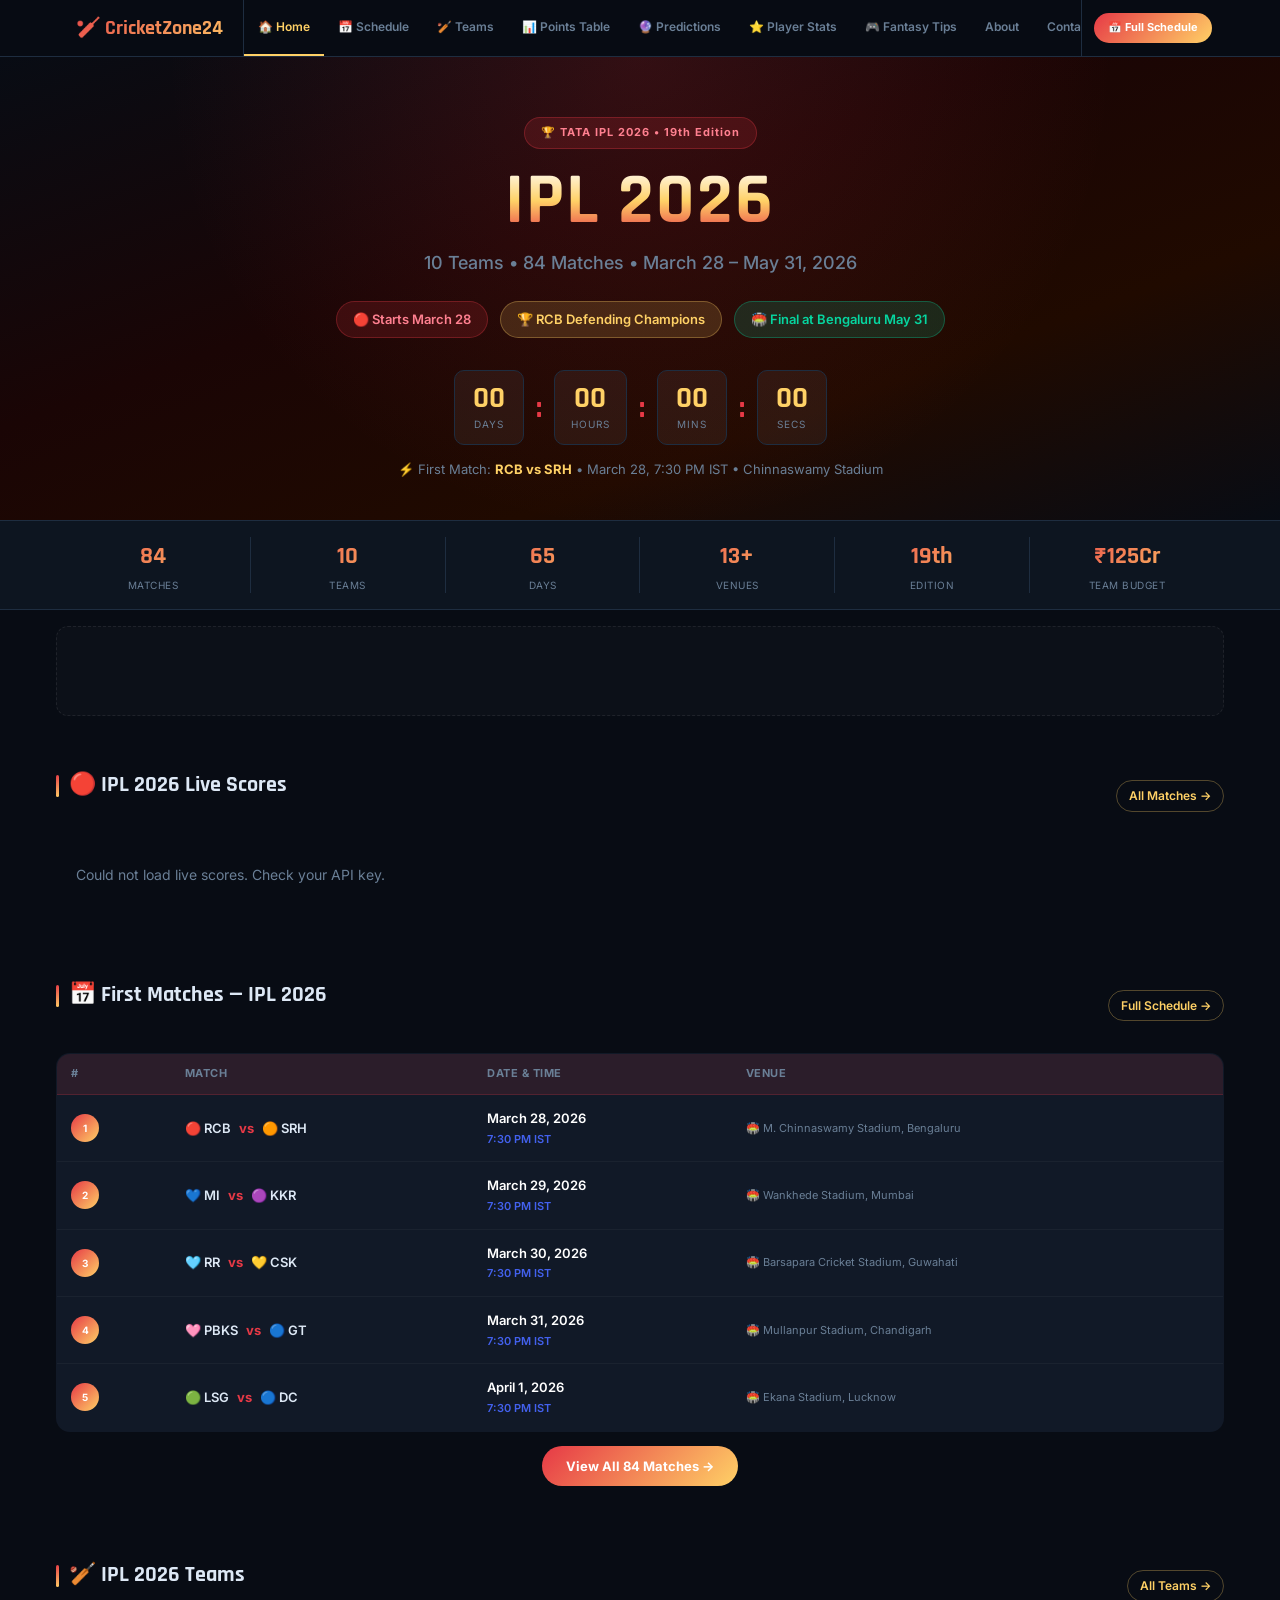
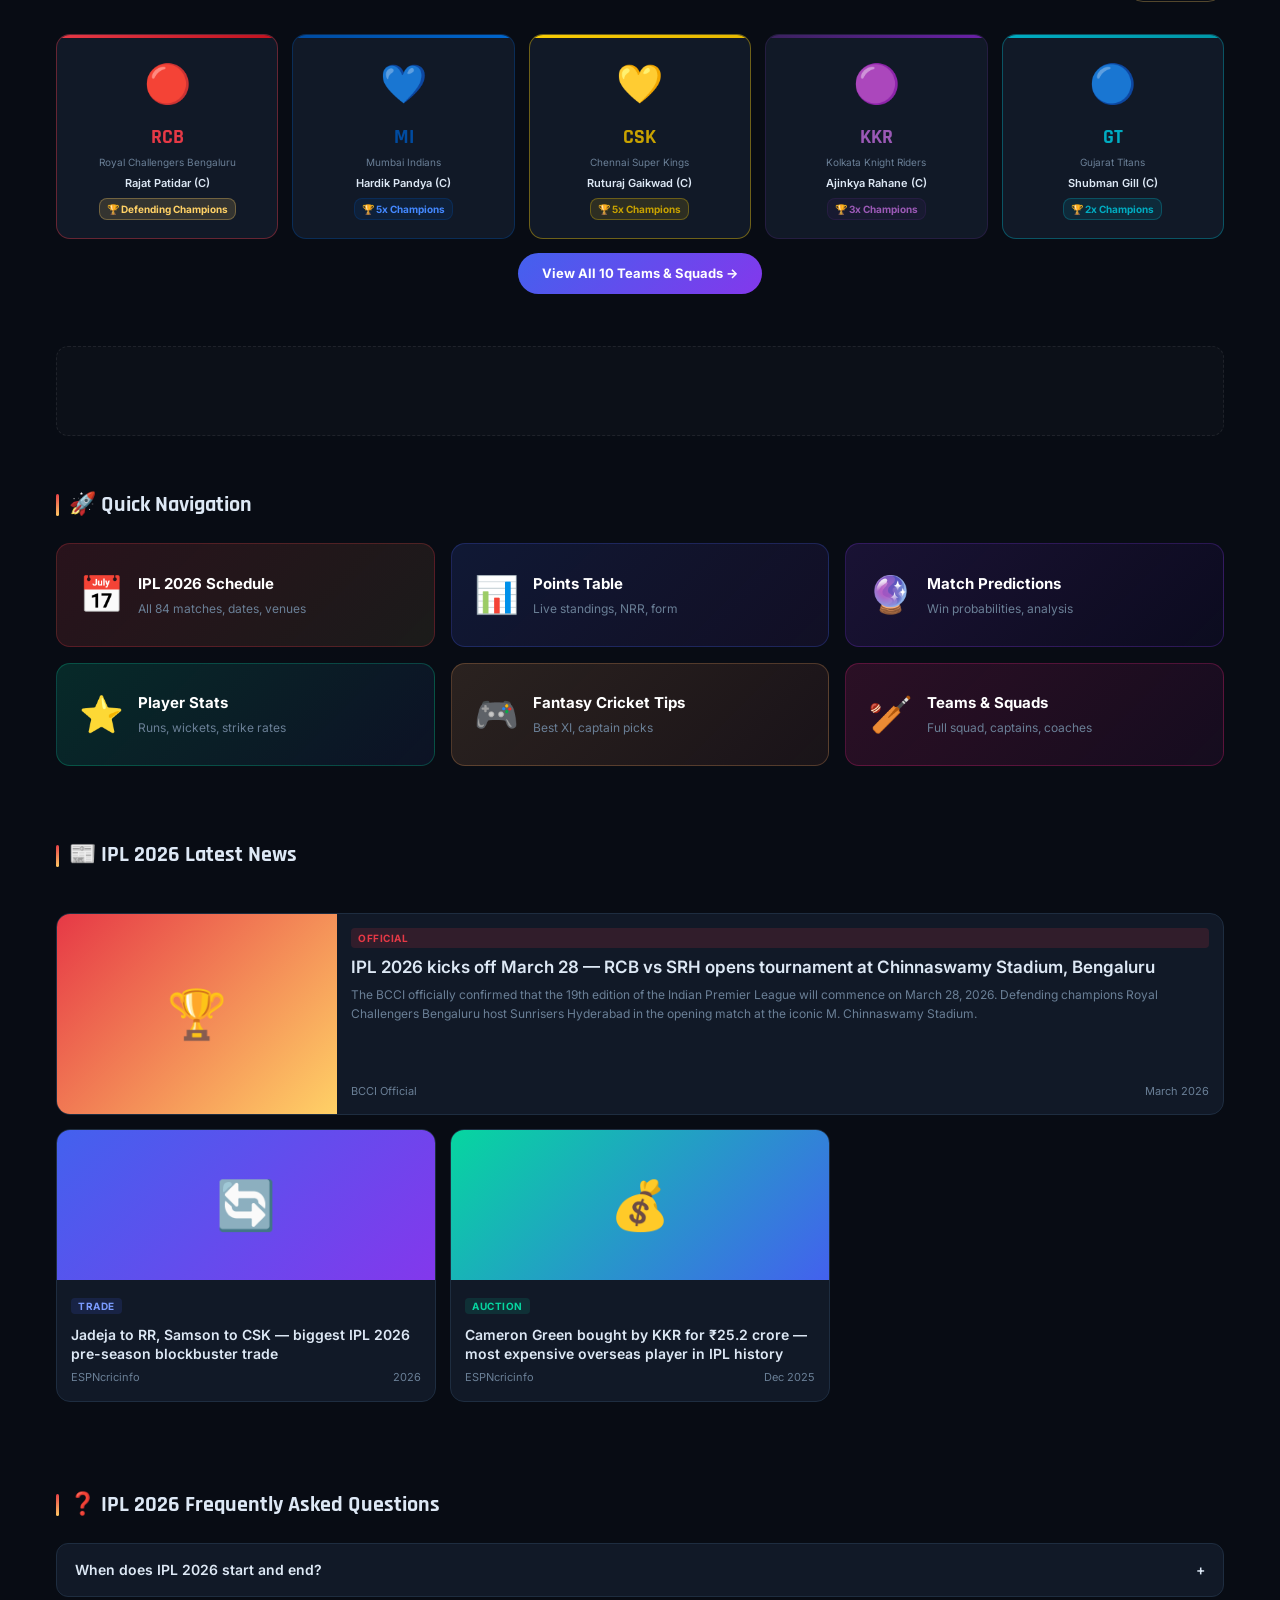
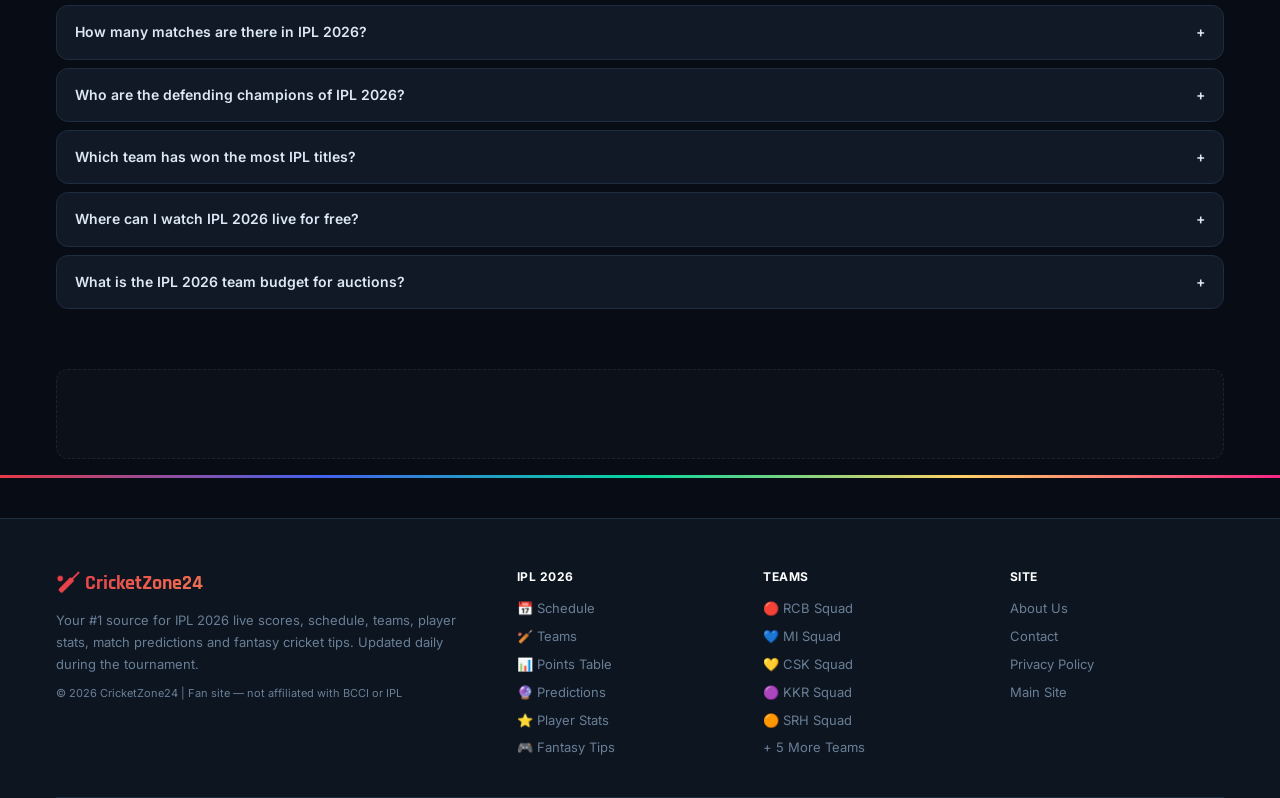
<file: index.html>
<!DOCTYPE html>
<html lang="en">
<head>
<meta charset="UTF-8">
<meta name="viewport" content="width=device-width, initial-scale=1.0">
<title>IPL 2026 - Live Scores, Schedule, Teams, Stats | CricketZone24</title>
<meta name="description" content="IPL 2026 complete guide — live scores, schedule of all 84 matches, 10 teams, points table, player stats, match predictions and fantasy tips. TATA IPL 2026 from March 28 to May 31, 2026.">
<meta name="keywords" content="IPL 2026, IPL 2026 schedule, IPL live score, IPL points table, IPL teams, TATA IPL 2026, IPL 2026 matches, IPL fantasy">
<link rel="canonical" href="https://cricketzone24.netlify.app/ipl-home.html">
<link href="https://fonts.googleapis.com/css2?family=Rajdhani:wght@500;600;700&family=Inter:wght@400;500;600;700&display=swap" rel="stylesheet">
<link rel="stylesheet" href="ipl.css">
</head>
<body>

<!-- NAVBAR -->
<nav class="navbar">
  <div class="nb-inner container">
    <a href="ipl-home.html" class="nb-logo">🏏 CricketZone24</a>
    <div class="nb-links">
      <a href="ipl-home.html" class="nb-link active">🏠 Home</a>
      <a href="ipl-schedule.html" class="nb-link">📅 Schedule</a>
      <a href="ipl-teams.html" class="nb-link">🏏 Teams</a>
      <a href="ipl-points.html" class="nb-link">📊 Points Table</a>
      <a href="ipl-predictions.html" class="nb-link">🔮 Predictions</a>
      <a href="ipl-stats.html" class="nb-link">⭐ Player Stats</a>
      <a href="ipl-fantasy.html" class="nb-link">🎮 Fantasy Tips</a>
      <a href="about.html" class="nb-link">About</a>
      <a href="contact.html" class="nb-link">Contact</a>
    </div>
    <div class="nb-right">
      <a href="ipl-schedule.html" class="nb-btn">📅 Full Schedule</a>
    </div>
  </div>
</nav>

<!-- HERO -->
<div style="background:linear-gradient(160deg,#080c14 0%,#1a0505 40%,#200a00 70%,#080c14 100%);padding:60px 0 40px;text-align:center;position:relative;overflow:hidden">
  <div style="position:absolute;inset:0;background:radial-gradient(circle at 50% 0%,rgba(230,57,70,0.15) 0%,transparent 60%)"></div>
  <div class="container" style="position:relative">
    <div style="display:inline-block;background:rgba(230,57,70,0.15);border:1px solid rgba(230,57,70,0.3);color:#ff8090;padding:6px 16px;border-radius:20px;font-size:11px;font-weight:700;letter-spacing:1px;margin-bottom:16px">
      🏆 TATA IPL 2026 • 19th Edition
    </div>
    <h1 style="font-family:'Rajdhani',sans-serif;font-size:72px;font-weight:700;line-height:1;background:linear-gradient(180deg,#fff 0%,#ffd166 50%,#e63946 100%);-webkit-background-clip:text;-webkit-text-fill-color:transparent;background-clip:text;letter-spacing:2px">
      IPL 2026
    </h1>
    <p style="font-size:18px;color:#6a7f96;margin:12px 0 24px;font-weight:500">
      10 Teams • 84 Matches • March 28 – May 31, 2026
    </p>
    <div style="display:flex;justify-content:center;gap:12px;flex-wrap:wrap;margin-bottom:32px">
      <span style="padding:7px 16px;border-radius:20px;font-size:13px;font-weight:600;background:rgba(230,57,70,0.15);border:1px solid rgba(230,57,70,0.3);color:#ff8090">🔴 Starts March 28</span>
      <span style="padding:7px 16px;border-radius:20px;font-size:13px;font-weight:600;background:rgba(255,209,102,0.15);border:1px solid rgba(255,209,102,0.3);color:#ffd166">🏆 RCB Defending Champions</span>
      <span style="padding:7px 16px;border-radius:20px;font-size:13px;font-weight:600;background:rgba(6,214,160,0.15);border:1px solid rgba(6,214,160,0.3);color:#06d6a0">🏟️ Final at Bengaluru May 31</span>
    </div>
    <!-- COUNTDOWN -->
    <div class="countdown">
      <div class="cd-box"><div class="cd-n" id="cd-d">--</div><div class="cd-l">Days</div></div>
      <div style="font-family:'Rajdhani',sans-serif;font-size:30px;color:#e63946;align-self:center;font-weight:700">:</div>
      <div class="cd-box"><div class="cd-n" id="cd-h">--</div><div class="cd-l">Hours</div></div>
      <div style="font-family:'Rajdhani',sans-serif;font-size:30px;color:#e63946;align-self:center;font-weight:700">:</div>
      <div class="cd-box"><div class="cd-n" id="cd-m">--</div><div class="cd-l">Mins</div></div>
      <div style="font-family:'Rajdhani',sans-serif;font-size:30px;color:#e63946;align-self:center;font-weight:700">:</div>
      <div class="cd-box"><div class="cd-n" id="cd-s">--</div><div class="cd-l">Secs</div></div>
    </div>
    <p style="margin-top:14px;font-size:13px;color:#6a7f96">
      ⚡ First Match: <strong style="color:#ffd166">RCB vs SRH</strong> • March 28, 7:30 PM IST • Chinnaswamy Stadium
    </p>
  </div>
</div>

<!-- STATS STRIP -->
<div class="stat-strip">
  <div class="container">
    <div class="stat-strip-inner">
      <div class="ss-item"><div class="ss-val">84</div><div class="ss-lbl">Matches</div></div>
      <div class="ss-item"><div class="ss-val">10</div><div class="ss-lbl">Teams</div></div>
      <div class="ss-item"><div class="ss-val">65</div><div class="ss-lbl">Days</div></div>
      <div class="ss-item"><div class="ss-val">13+</div><div class="ss-lbl">Venues</div></div>
      <div class="ss-item"><div class="ss-val">19th</div><div class="ss-lbl">Edition</div></div>
      <div class="ss-item"><div class="ss-val">₹125Cr</div><div class="ss-lbl">Team Budget</div></div>
    </div>
  </div>
</div>

<!-- AD BANNER -->
<div class="container"><div class="ad-slot ad-banner"><!-- Google AdSense Banner --></div></div>

<main>
<div class="container">

  <!-- LIVE SCORES -->
  <div class="section">
    <div class="sec-header">
      <div class="section-title">🔴 IPL 2026 Live Scores</div>
      <a href="ipl-schedule.html" class="view-all">All Matches →</a>
    </div>
    <div style="display:grid;grid-template-columns:repeat(auto-fill,minmax(300px,1fr));gap:16px" id="live-grid">
      <div style="padding:40px;text-align:center;color:#6a7f96;background:#111927;border-radius:14px;border:1px solid #1e2d40;grid-column:1/-1">
        <div style="font-size:48px;margin-bottom:12px">🏏</div>
        <div style="font-size:16px;font-weight:600;color:#dde8f5">IPL 2026 starts March 28!</div>
        <div style="font-size:13px;margin-top:8px">First match: <strong style="color:#ffd166">RCB vs SRH</strong> • 7:30 PM IST<br>Live scores will appear here during matches!</div>
        <a href="ipl-schedule.html" style="display:inline-block;margin-top:16px;background:linear-gradient(135deg,#e63946,#ffd166);color:white;padding:9px 22px;border-radius:20px;font-weight:700;font-size:13px">📅 View Full Schedule</a>
      </div>
    </div>
  </div>

  <!-- UPCOMING MATCHES PREVIEW -->
  <div class="section">
    <div class="sec-header">
      <div class="section-title">📅 First Matches — IPL 2026</div>
      <a href="ipl-schedule.html" class="view-all">Full Schedule →</a>
    </div>
    <div class="sch-wrap">
      <table class="sch-table">
        <thead><tr><th>#</th><th>Match</th><th>Date & Time</th><th>Venue</th></tr></thead>
        <tbody>
          <tr><td><div class="mn">1</div></td><td><span class="mt">🔴 RCB <span class="vs">vs</span> 🟠 SRH</span></td><td><div class="dt">March 28, 2026</div><div class="tm">7:30 PM IST</div></td><td><div class="vn">🏟️ M. Chinnaswamy Stadium, Bengaluru</div></td></tr>
          <tr><td><div class="mn">2</div></td><td><span class="mt">💙 MI <span class="vs">vs</span> 🟣 KKR</span></td><td><div class="dt">March 29, 2026</div><div class="tm">7:30 PM IST</div></td><td><div class="vn">🏟️ Wankhede Stadium, Mumbai</div></td></tr>
          <tr><td><div class="mn">3</div></td><td><span class="mt">🩵 RR <span class="vs">vs</span> 💛 CSK</span></td><td><div class="dt">March 30, 2026</div><div class="tm">7:30 PM IST</div></td><td><div class="vn">🏟️ Barsapara Cricket Stadium, Guwahati</div></td></tr>
          <tr><td><div class="mn">4</div></td><td><span class="mt">🩷 PBKS <span class="vs">vs</span> 🔵 GT</span></td><td><div class="dt">March 31, 2026</div><div class="tm">7:30 PM IST</div></td><td><div class="vn">🏟️ Mullanpur Stadium, Chandigarh</div></td></tr>
          <tr><td><div class="mn">5</div></td><td><span class="mt">🟢 LSG <span class="vs">vs</span> 🔵 DC</span></td><td><div class="dt">April 1, 2026</div><div class="tm">7:30 PM IST</div></td><td><div class="vn">🏟️ Ekana Stadium, Lucknow</div></td></tr>
        </tbody>
      </table>
    </div>
    <div style="text-align:center;margin-top:14px">
      <a href="ipl-schedule.html" style="background:var(--grad);color:white;padding:10px 24px;border-radius:24px;font-weight:700;font-size:13px;display:inline-block">
        View All 84 Matches →
      </a>
    </div>
  </div>

  <!-- TEAMS PREVIEW -->
  <div class="section">
    <div class="sec-header">
      <div class="section-title">🏏 IPL 2026 Teams</div>
      <a href="ipl-teams.html" class="view-all">All Teams →</a>
    </div>
    <div class="teams-grid">
      <a href="ipl-teams.html" class="team-card" style="border-color:rgba(230,57,70,0.4)">
        <div style="position:absolute;top:0;left:0;right:0;height:3px;background:linear-gradient(90deg,#e63946,#c1121f)"></div>
        <span class="t-logo">🔴</span>
        <div class="t-code" style="color:#e63946">RCB</div>
        <div class="t-full">Royal Challengers Bengaluru</div>
        <div class="t-captain">Rajat Patidar (C)</div>
        <span class="t-titles def-champ">🏆 Defending Champions</span>
      </a>
      <a href="ipl-teams.html" class="team-card" style="border-color:rgba(0,75,160,0.4)">
        <div style="position:absolute;top:0;left:0;right:0;height:3px;background:linear-gradient(90deg,#004BA0,#0066cc)"></div>
        <span class="t-logo">💙</span>
        <div class="t-code" style="color:#004BA0">MI</div>
        <div class="t-full">Mumbai Indians</div>
        <div class="t-captain">Hardik Pandya (C)</div>
        <span class="t-titles" style="background:rgba(0,75,160,0.15);color:#4488ff;border:1px solid rgba(0,75,160,0.3)">🏆 5x Champions</span>
      </a>
      <a href="ipl-teams.html" class="team-card" style="border-color:rgba(249,205,5,0.4)">
        <div style="position:absolute;top:0;left:0;right:0;height:3px;background:linear-gradient(90deg,#F9CD05,#e6b800)"></div>
        <span class="t-logo">💛</span>
        <div class="t-code" style="color:#c8a200">CSK</div>
        <div class="t-full">Chennai Super Kings</div>
        <div class="t-captain">Ruturaj Gaikwad (C)</div>
        <span class="t-titles" style="background:rgba(249,205,5,0.12);color:#c8a200;border:1px solid rgba(249,205,5,0.3)">🏆 5x Champions</span>
      </a>
      <a href="ipl-teams.html" class="team-card" style="border-color:rgba(58,34,93,0.5)">
        <div style="position:absolute;top:0;left:0;right:0;height:3px;background:linear-gradient(90deg,#3A225D,#6b21a8)"></div>
        <span class="t-logo">🟣</span>
        <div class="t-code" style="color:#9b59b6">KKR</div>
        <div class="t-full">Kolkata Knight Riders</div>
        <div class="t-captain">Ajinkya Rahane (C)</div>
        <span class="t-titles" style="background:rgba(58,34,93,0.2);color:#9b59b6;border:1px solid rgba(58,34,93,0.4)">🏆 3x Champions</span>
      </a>
      <a href="ipl-teams.html" class="team-card" style="border-color:rgba(0,172,193,0.4)">
        <div style="position:absolute;top:0;left:0;right:0;height:3px;background:linear-gradient(90deg,#00ACC1,#0097a7)"></div>
        <span class="t-logo">🔵</span>
        <div class="t-code" style="color:#00ACC1">GT</div>
        <div class="t-full">Gujarat Titans</div>
        <div class="t-captain">Shubman Gill (C)</div>
        <span class="t-titles" style="background:rgba(0,172,193,0.12);color:#00ACC1;border:1px solid rgba(0,172,193,0.3)">🏆 2x Champions</span>
      </a>
    </div>
    <div style="text-align:center;margin-top:14px">
      <a href="ipl-teams.html" style="background:var(--grad2);color:white;padding:10px 24px;border-radius:24px;font-weight:700;font-size:13px;display:inline-block">
        View All 10 Teams & Squads →
      </a>
    </div>
  </div>

  <!-- AD MIDDLE -->
  <div class="ad-slot ad-banner"><!-- Google AdSense In-Content Ad --></div>

  <!-- QUICK LINKS GRID -->
  <div class="section">
    <div class="section-title">🚀 Quick Navigation</div>
    <div class="grid-3">
      <a href="ipl-schedule.html" style="background:linear-gradient(135deg,rgba(230,57,70,0.15),rgba(255,209,102,0.08));border:1px solid rgba(230,57,70,0.25);border-radius:14px;padding:22px;display:flex;align-items:center;gap:14px;transition:all 0.25s" onmouseover="this.style.transform='translateY(-3px)'" onmouseout="this.style.transform='translateY(0)'">
        <span style="font-size:36px">📅</span>
        <div><div style="font-weight:700;font-size:15px;color:white">IPL 2026 Schedule</div><div style="font-size:12px;color:#6a7f96;margin-top:3px">All 84 matches, dates, venues</div></div>
      </a>
      <a href="ipl-points.html" style="background:linear-gradient(135deg,rgba(67,97,238,0.15),rgba(131,56,236,0.08));border:1px solid rgba(67,97,238,0.25);border-radius:14px;padding:22px;display:flex;align-items:center;gap:14px;transition:all 0.25s" onmouseover="this.style.transform='translateY(-3px)'" onmouseout="this.style.transform='translateY(0)'">
        <span style="font-size:36px">📊</span>
        <div><div style="font-weight:700;font-size:15px;color:white">Points Table</div><div style="font-size:12px;color:#6a7f96;margin-top:3px">Live standings, NRR, form</div></div>
      </a>
      <a href="ipl-predictions.html" style="background:linear-gradient(135deg,rgba(131,56,236,0.15),rgba(58,12,163,0.08));border:1px solid rgba(131,56,236,0.25);border-radius:14px;padding:22px;display:flex;align-items:center;gap:14px;transition:all 0.25s" onmouseover="this.style.transform='translateY(-3px)'" onmouseout="this.style.transform='translateY(0)'">
        <span style="font-size:36px">🔮</span>
        <div><div style="font-weight:700;font-size:15px;color:white">Match Predictions</div><div style="font-size:12px;color:#6a7f96;margin-top:3px">Win probabilities, analysis</div></div>
      </a>
      <a href="ipl-stats.html" style="background:linear-gradient(135deg,rgba(6,214,160,0.15),rgba(67,97,238,0.08));border:1px solid rgba(6,214,160,0.25);border-radius:14px;padding:22px;display:flex;align-items:center;gap:14px;transition:all 0.25s" onmouseover="this.style.transform='translateY(-3px)'" onmouseout="this.style.transform='translateY(0)'">
        <span style="font-size:36px">⭐</span>
        <div><div style="font-weight:700;font-size:15px;color:white">Player Stats</div><div style="font-size:12px;color:#6a7f96;margin-top:3px">Runs, wickets, strike rates</div></div>
      </a>
      <a href="ipl-fantasy.html" style="background:linear-gradient(135deg,rgba(244,162,97,0.15),rgba(230,111,81,0.08));border:1px solid rgba(244,162,97,0.25);border-radius:14px;padding:22px;display:flex;align-items:center;gap:14px;transition:all 0.25s" onmouseover="this.style.transform='translateY(-3px)'" onmouseout="this.style.transform='translateY(0)'">
        <span style="font-size:36px">🎮</span>
        <div><div style="font-weight:700;font-size:15px;color:white">Fantasy Cricket Tips</div><div style="font-size:12px;color:#6a7f96;margin-top:3px">Best XI, captain picks</div></div>
      </a>
      <a href="ipl-teams.html" style="background:linear-gradient(135deg,rgba(247,37,133,0.15),rgba(181,23,158,0.08));border:1px solid rgba(247,37,133,0.25);border-radius:14px;padding:22px;display:flex;align-items:center;gap:14px;transition:all 0.25s" onmouseover="this.style.transform='translateY(-3px)'" onmouseout="this.style.transform='translateY(0)'">
        <span style="font-size:36px">🏏</span>
        <div><div style="font-weight:700;font-size:15px;color:white">Teams & Squads</div><div style="font-size:12px;color:#6a7f96;margin-top:3px">Full squad, captains, coaches</div></div>
      </a>
    </div>
  </div>

  <!-- NEWS -->
  <div class="section">
    <div class="sec-header">
      <div class="section-title">📰 IPL 2026 Latest News</div>
    </div>
    <div class="news-grid" id="news-container">
      <!-- News loaded by API -->
      <div class="news-card big" onclick="window.open('https://www.iplt20.com','_blank')">
        <div class="news-img" style="background:linear-gradient(135deg,#e63946,#ffd166);min-height:200px">🏆</div>
        <div class="news-body" style="display:flex;flex-direction:column">
          <span class="news-tag">OFFICIAL</span>
          <h3 class="news-title">IPL 2026 kicks off March 28 — RCB vs SRH opens tournament at Chinnaswamy Stadium, Bengaluru</h3>
          <p class="news-excerpt">The BCCI officially confirmed that the 19th edition of the Indian Premier League will commence on March 28, 2026. Defending champions Royal Challengers Bengaluru host Sunrisers Hyderabad in the opening match at the iconic M. Chinnaswamy Stadium.</p>
          <div class="news-meta" style="margin-top:auto"><span>BCCI Official</span><span>March 2026</span></div>
        </div>
      </div>
      <div class="news-card" onclick="window.open('https://www.espncricinfo.com/series/ipl-2026-1510719','_blank')">
        <div class="news-img" style="background:linear-gradient(135deg,#4361ee,#8338ec);height:150px">🔄</div>
        <div class="news-body">
          <span class="news-tag" style="background:rgba(67,97,238,0.15);color:#7b9cff">TRADE</span>
          <h3 class="news-title">Jadeja to RR, Samson to CSK — biggest IPL 2026 pre-season blockbuster trade</h3>
          <div class="news-meta"><span>ESPNcricinfo</span><span>2026</span></div>
        </div>
      </div>
      <div class="news-card" onclick="window.open('https://www.espncricinfo.com/series/ipl-2026-1510719','_blank')">
        <div class="news-img" style="background:linear-gradient(135deg,#06d6a0,#4361ee);height:150px">💰</div>
        <div class="news-body">
          <span class="news-tag" style="background:rgba(6,214,160,0.12);color:#06d6a0">AUCTION</span>
          <h3 class="news-title">Cameron Green bought by KKR for ₹25.2 crore — most expensive overseas player in IPL history</h3>
          <div class="news-meta"><span>ESPNcricinfo</span><span>Dec 2025</span></div>
        </div>
      </div>
    </div>
    <div id="live-news" style="margin-top:14px"></div>
  </div>

  <!-- FAQ -->
  <div class="section">
    <div class="section-title">❓ IPL 2026 Frequently Asked Questions</div>
    <div id="faq-container">
      <div class="faq-item" onclick="toggleFaq(this)">
        <div class="faq-q">When does IPL 2026 start and end? <span class="faq-ico">+</span></div>
        <div class="faq-a">IPL 2026 starts on <strong>March 28, 2026</strong>, with RCB vs SRH at M. Chinnaswamy Stadium, Bengaluru at 7:30 PM IST. The tournament runs for 65 days with the Grand Final on <strong>May 31, 2026</strong> also in Bengaluru.</div>
      </div>
      <div class="faq-item" onclick="toggleFaq(this)">
        <div class="faq-q">How many matches are there in IPL 2026? <span class="faq-ico">+</span></div>
        <div class="faq-a">IPL 2026 features <strong>84 matches</strong> — 10 more than the previous season. This increase is due to a revised double round-robin format where teams play more games. There will be 74 league matches, plus 4 playoff matches including the Grand Final.</div>
      </div>
      <div class="faq-item" onclick="toggleFaq(this)">
        <div class="faq-q">Who are the defending champions of IPL 2026? <span class="faq-ico">+</span></div>
        <div class="faq-a"><strong>Royal Challengers Bengaluru (RCB)</strong> are the defending champions, having won their maiden IPL title in 2025 after defeating Punjab Kings in the final. Rajat Patidar leads RCB into the 2026 season.</div>
      </div>
      <div class="faq-item" onclick="toggleFaq(this)">
        <div class="faq-q">Which team has won the most IPL titles? <span class="faq-ico">+</span></div>
        <div class="faq-a"><strong>Mumbai Indians (MI)</strong> and <strong>Chennai Super Kings (CSK)</strong> are joint record holders with <strong>5 IPL titles</strong> each. KKR have won 3, while GT have won 2, and SRH, RR, and RCB have won 1 each.</div>
      </div>
      <div class="faq-item" onclick="toggleFaq(this)">
        <div class="faq-q">Where can I watch IPL 2026 live for free? <span class="faq-ico">+</span></div>
        <div class="faq-a">IPL 2026 will be available free on <strong>JioCinema</strong> for Jio users in India. Star Sports 1, 2, 3 HD will broadcast on TV. For online streaming, Disney+ Hotstar requires a subscription.</div>
      </div>
      <div class="faq-item" onclick="toggleFaq(this)">
        <div class="faq-q">What is the IPL 2026 team budget for auctions? <span class="faq-ico">+</span></div>
        <div class="faq-a">Each IPL 2026 franchise was allotted a total budget of <strong>₹125 crore</strong> to build a squad of 18–25 players. The combined auction spend across all 10 teams was ₹237.55 crore. The minimum player base price was ₹30 lakh and maximum ₹2 crore.</div>
      </div>
    </div>
  </div>

  <!-- AD BOTTOM -->
  <div class="ad-slot ad-banner"><!-- Google AdSense Bottom Banner --></div>

</div>
</main>

<!-- FOOTER -->
<div class="footer-rainbow"></div>
<footer class="footer">
  <div class="container">
    <div class="footer-grid">
      <div>
        <div class="footer-logo">🏏 CricketZone24</div>
        <p class="footer-desc">Your #1 source for IPL 2026 live scores, schedule, teams, player stats, match predictions and fantasy cricket tips. Updated daily during the tournament.</p>
        <p style="font-size:11px;color:#6a7f96;margin-top:10px">© 2026 CricketZone24 | Fan site — not affiliated with BCCI or IPL</p>
      </div>
      <div>
        <div class="footer-h">IPL 2026</div>
        <a href="ipl-schedule.html" class="footer-a">📅 Schedule</a>
        <a href="ipl-teams.html" class="footer-a">🏏 Teams</a>
        <a href="ipl-points.html" class="footer-a">📊 Points Table</a>
        <a href="ipl-predictions.html" class="footer-a">🔮 Predictions</a>
        <a href="ipl-stats.html" class="footer-a">⭐ Player Stats</a>
        <a href="ipl-fantasy.html" class="footer-a">🎮 Fantasy Tips</a>
      </div>
      <div>
        <div class="footer-h">Teams</div>
        <a href="ipl-teams.html" class="footer-a">🔴 RCB Squad</a>
        <a href="ipl-teams.html" class="footer-a">💙 MI Squad</a>
        <a href="ipl-teams.html" class="footer-a">💛 CSK Squad</a>
        <a href="ipl-teams.html" class="footer-a">🟣 KKR Squad</a>
        <a href="ipl-teams.html" class="footer-a">🟠 SRH Squad</a>
        <a href="ipl-teams.html" class="footer-a">+ 5 More Teams</a>
      </div>
      <div>
        <div class="footer-h">Site</div>
        <a href="about.html" class="footer-a">About Us</a>
        <a href="contact.html" class="footer-a">Contact</a>
        <a href="privacy.html" class="footer-a">Privacy Policy</a>
        <a href="index.html" class="footer-a">Main Site</a>
      </div>
    </div>
  </div>
</footer>

<script src="ipl.js"></script>
<script>
// Load live news
loadNews('live-news','IPL 2026 cricket match',3);
// Load live matches
loadLiveIPL('live-grid');
setInterval(()=>loadLiveIPL('live-grid'),60000);
</script>
</body>
</html>
</file>
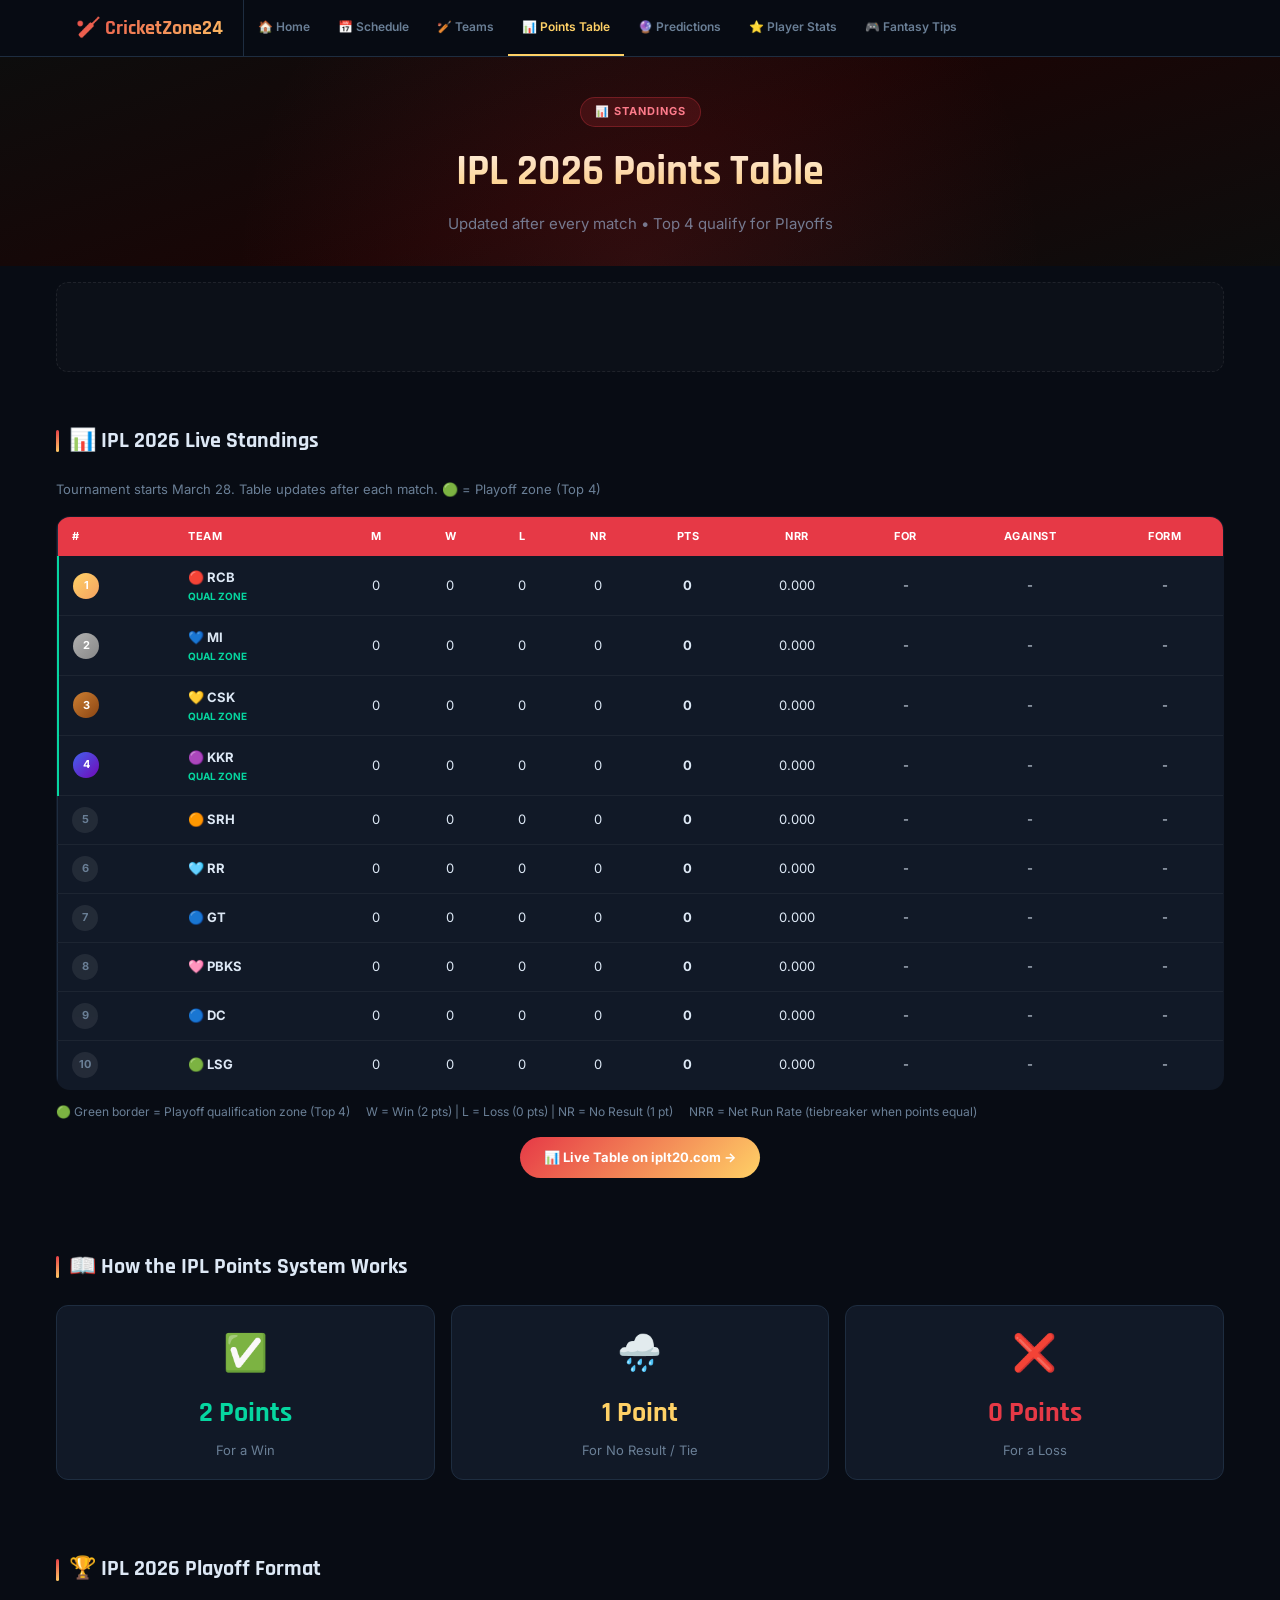
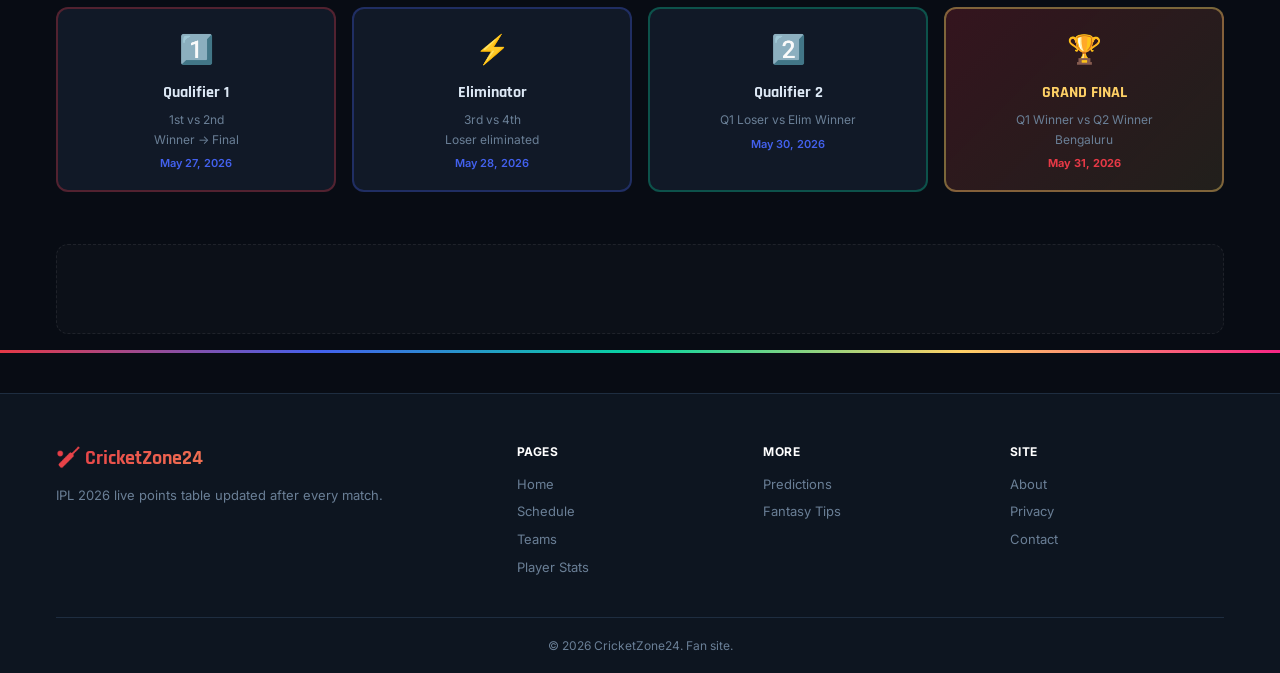
<file: ipl-points.html>
<!DOCTYPE html>
<html lang="en">
<head>
<meta charset="UTF-8"><meta name="viewport" content="width=device-width, initial-scale=1.0">
<title>IPL 2026 Points Table - Live Standings & NRR | CricketZone24</title>
<meta name="description" content="IPL 2026 live points table with standings, wins, losses, NRR and form guide. Top 4 teams qualify for playoffs. Updated after every match.">
<link href="https://fonts.googleapis.com/css2?family=Rajdhani:wght@500;600;700&family=Inter:wght@400;500;600;700&display=swap" rel="stylesheet">
<link rel="stylesheet" href="ipl.css">
</head>
<body>
<nav class="navbar"><div class="nb-inner container"><a href="ipl-home.html" class="nb-logo">🏏 CricketZone24</a><div class="nb-links"><a href="ipl-home.html" class="nb-link">🏠 Home</a><a href="ipl-schedule.html" class="nb-link">📅 Schedule</a><a href="ipl-teams.html" class="nb-link">🏏 Teams</a><a href="ipl-points.html" class="nb-link active">📊 Points Table</a><a href="ipl-predictions.html" class="nb-link">🔮 Predictions</a><a href="ipl-stats.html" class="nb-link">⭐ Player Stats</a><a href="ipl-fantasy.html" class="nb-link">🎮 Fantasy Tips</a></div></div></nav>

<div class="page-hero"><div class="container"><div class="page-hero-badge">📊 STANDINGS</div><h1 class="page-hero-title">IPL 2026 Points Table</h1><p class="page-hero-sub">Updated after every match • Top 4 qualify for Playoffs</p></div></div>

<div class="container">
<div class="ad-slot ad-banner"><!-- AdSense --></div>

<div class="section">
<div class="section-title">📊 IPL 2026 Live Standings</div>
<p style="color:#6a7f96;margin-bottom:16px;font-size:13px">Tournament starts March 28. Table updates after each match. 🟢 = Playoff zone (Top 4)</p>

<div class="pts-wrap">
<table class="pts-table">
  <thead>
    <tr>
      <th>#</th>
      <th>Team</th>
      <th>M</th><th>W</th><th>L</th><th>NR</th>
      <th>Pts</th><th>NRR</th>
      <th>For</th><th>Against</th>
      <th>Form</th>
    </tr>
  </thead>
  <tbody>
    <tr class="qual-zone"><td><span class="rk rk1">1</span></td><td><strong>🔴 RCB</strong><span class="qual-note">QUAL ZONE</span></td><td>0</td><td>0</td><td>0</td><td>0</td><td><strong>0</strong></td><td>0.000</td><td>-</td><td>-</td><td>-</td></tr>
    <tr class="qual-zone"><td><span class="rk rk2">2</span></td><td><strong>💙 MI</strong><span class="qual-note">QUAL ZONE</span></td><td>0</td><td>0</td><td>0</td><td>0</td><td><strong>0</strong></td><td>0.000</td><td>-</td><td>-</td><td>-</td></tr>
    <tr class="qual-zone"><td><span class="rk rk3">3</span></td><td><strong>💛 CSK</strong><span class="qual-note">QUAL ZONE</span></td><td>0</td><td>0</td><td>0</td><td>0</td><td><strong>0</strong></td><td>0.000</td><td>-</td><td>-</td><td>-</td></tr>
    <tr class="qual-zone"><td><span class="rk rk4">4</span></td><td><strong>🟣 KKR</strong><span class="qual-note">QUAL ZONE</span></td><td>0</td><td>0</td><td>0</td><td>0</td><td><strong>0</strong></td><td>0.000</td><td>-</td><td>-</td><td>-</td></tr>
    <tr><td><span class="rk rkn">5</span></td><td><strong>🟠 SRH</strong></td><td>0</td><td>0</td><td>0</td><td>0</td><td><strong>0</strong></td><td>0.000</td><td>-</td><td>-</td><td>-</td></tr>
    <tr><td><span class="rk rkn">6</span></td><td><strong>🩵 RR</strong></td><td>0</td><td>0</td><td>0</td><td>0</td><td><strong>0</strong></td><td>0.000</td><td>-</td><td>-</td><td>-</td></tr>
    <tr><td><span class="rk rkn">7</span></td><td><strong>🔵 GT</strong></td><td>0</td><td>0</td><td>0</td><td>0</td><td><strong>0</strong></td><td>0.000</td><td>-</td><td>-</td><td>-</td></tr>
    <tr><td><span class="rk rkn">8</span></td><td><strong>🩷 PBKS</strong></td><td>0</td><td>0</td><td>0</td><td>0</td><td><strong>0</strong></td><td>0.000</td><td>-</td><td>-</td><td>-</td></tr>
    <tr><td><span class="rk rkn">9</span></td><td><strong>🔵 DC</strong></td><td>0</td><td>0</td><td>0</td><td>0</td><td><strong>0</strong></td><td>0.000</td><td>-</td><td>-</td><td>-</td></tr>
    <tr><td><span class="rk rkn">10</span></td><td><strong>🟢 LSG</strong></td><td>0</td><td>0</td><td>0</td><td>0</td><td><strong>0</strong></td><td>0.000</td><td>-</td><td>-</td><td>-</td></tr>
  </tbody>
</table>
</div>

<div style="margin-top:12px;display:flex;flex-wrap:wrap;gap:16px;font-size:12px;color:#6a7f96">
  <span>🟢 Green border = Playoff qualification zone (Top 4)</span>
  <span>W = Win (2 pts) | L = Loss (0 pts) | NR = No Result (1 pt)</span>
  <span>NRR = Net Run Rate (tiebreaker when points equal)</span>
</div>

<div style="text-align:center;margin-top:16px">
  <a href="https://www.iplt20.com/points-table/men" target="_blank" style="background:var(--grad);color:white;padding:10px 24px;border-radius:24px;font-weight:700;font-size:13px;display:inline-block">
    📊 Live Table on iplt20.com →
  </a>
</div>
</div>

<!-- HOW POINTS WORK -->
<div class="section">
<div class="section-title">📖 How the IPL Points System Works</div>
<div class="grid-3">
  <div style="background:var(--card);border-radius:12px;padding:18px;border:1px solid var(--border);text-align:center">
    <div style="font-size:36px;margin-bottom:10px">✅</div>
    <div style="font-family:'Rajdhani',sans-serif;font-size:28px;font-weight:700;color:#06d6a0">2 Points</div>
    <div style="font-size:13px;color:#6a7f96;margin-top:4px">For a Win</div>
  </div>
  <div style="background:var(--card);border-radius:12px;padding:18px;border:1px solid var(--border);text-align:center">
    <div style="font-size:36px;margin-bottom:10px">🌧️</div>
    <div style="font-family:'Rajdhani',sans-serif;font-size:28px;font-weight:700;color:#ffd166">1 Point</div>
    <div style="font-size:13px;color:#6a7f96;margin-top:4px">For No Result / Tie</div>
  </div>
  <div style="background:var(--card);border-radius:12px;padding:18px;border:1px solid var(--border);text-align:center">
    <div style="font-size:36px;margin-bottom:10px">❌</div>
    <div style="font-family:'Rajdhani',sans-serif;font-size:28px;font-weight:700;color:#e63946">0 Points</div>
    <div style="font-size:13px;color:#6a7f96;margin-top:4px">For a Loss</div>
  </div>
</div>
</div>

<!-- PLAYOFF FORMAT -->
<div class="section">
<div class="section-title">🏆 IPL 2026 Playoff Format</div>
<div class="grid-4">
  <div style="background:var(--card);border-radius:12px;padding:18px;text-align:center;border:2px solid rgba(230,57,70,0.3)">
    <div style="font-size:28px;margin-bottom:8px">1️⃣</div>
    <div style="font-family:'Rajdhani',sans-serif;font-size:16px;font-weight:700">Qualifier 1</div>
    <div style="font-size:12px;color:#6a7f96;margin-top:5px">1st vs 2nd<br>Winner → Final</div>
    <div style="font-size:11px;color:#4361ee;font-weight:600;margin-top:6px">May 27, 2026</div>
  </div>
  <div style="background:var(--card);border-radius:12px;padding:18px;text-align:center;border:2px solid rgba(67,97,238,0.3)">
    <div style="font-size:28px;margin-bottom:8px">⚡</div>
    <div style="font-family:'Rajdhani',sans-serif;font-size:16px;font-weight:700">Eliminator</div>
    <div style="font-size:12px;color:#6a7f96;margin-top:5px">3rd vs 4th<br>Loser eliminated</div>
    <div style="font-size:11px;color:#4361ee;font-weight:600;margin-top:6px">May 28, 2026</div>
  </div>
  <div style="background:var(--card);border-radius:12px;padding:18px;text-align:center;border:2px solid rgba(6,214,160,0.3)">
    <div style="font-size:28px;margin-bottom:8px">2️⃣</div>
    <div style="font-family:'Rajdhani',sans-serif;font-size:16px;font-weight:700">Qualifier 2</div>
    <div style="font-size:12px;color:#6a7f96;margin-top:5px">Q1 Loser vs Elim Winner</div>
    <div style="font-size:11px;color:#4361ee;font-weight:600;margin-top:6px">May 30, 2026</div>
  </div>
  <div style="background:linear-gradient(135deg,rgba(230,57,70,0.2),rgba(255,209,102,0.1));border-radius:12px;padding:18px;text-align:center;border:2px solid rgba(255,209,102,0.4)">
    <div style="font-size:28px;margin-bottom:8px">🏆</div>
    <div style="font-family:'Rajdhani',sans-serif;font-size:16px;font-weight:700;color:#ffd166">GRAND FINAL</div>
    <div style="font-size:12px;color:#6a7f96;margin-top:5px">Q1 Winner vs Q2 Winner<br>Bengaluru</div>
    <div style="font-size:11px;color:#e63946;font-weight:700;margin-top:6px">May 31, 2026</div>
  </div>
</div>
</div>

<div class="ad-slot ad-banner"><!-- AdSense Bottom --></div>
</div>

<div class="footer-rainbow"></div>
<footer class="footer"><div class="container"><div class="footer-grid"><div><div class="footer-logo">🏏 CricketZone24</div><p class="footer-desc">IPL 2026 live points table updated after every match.</p></div><div><div class="footer-h">Pages</div><a href="ipl-home.html" class="footer-a">Home</a><a href="ipl-schedule.html" class="footer-a">Schedule</a><a href="ipl-teams.html" class="footer-a">Teams</a><a href="ipl-stats.html" class="footer-a">Player Stats</a></div><div><div class="footer-h">More</div><a href="ipl-predictions.html" class="footer-a">Predictions</a><a href="ipl-fantasy.html" class="footer-a">Fantasy Tips</a></div><div><div class="footer-h">Site</div><a href="about.html" class="footer-a">About</a><a href="privacy.html" class="footer-a">Privacy</a><a href="contact.html" class="footer-a">Contact</a></div></div><div class="footer-bottom">© 2026 CricketZone24. Fan site.</div></div></footer>
<script src="ipl.js"></script>
</body>
</html>
</file>
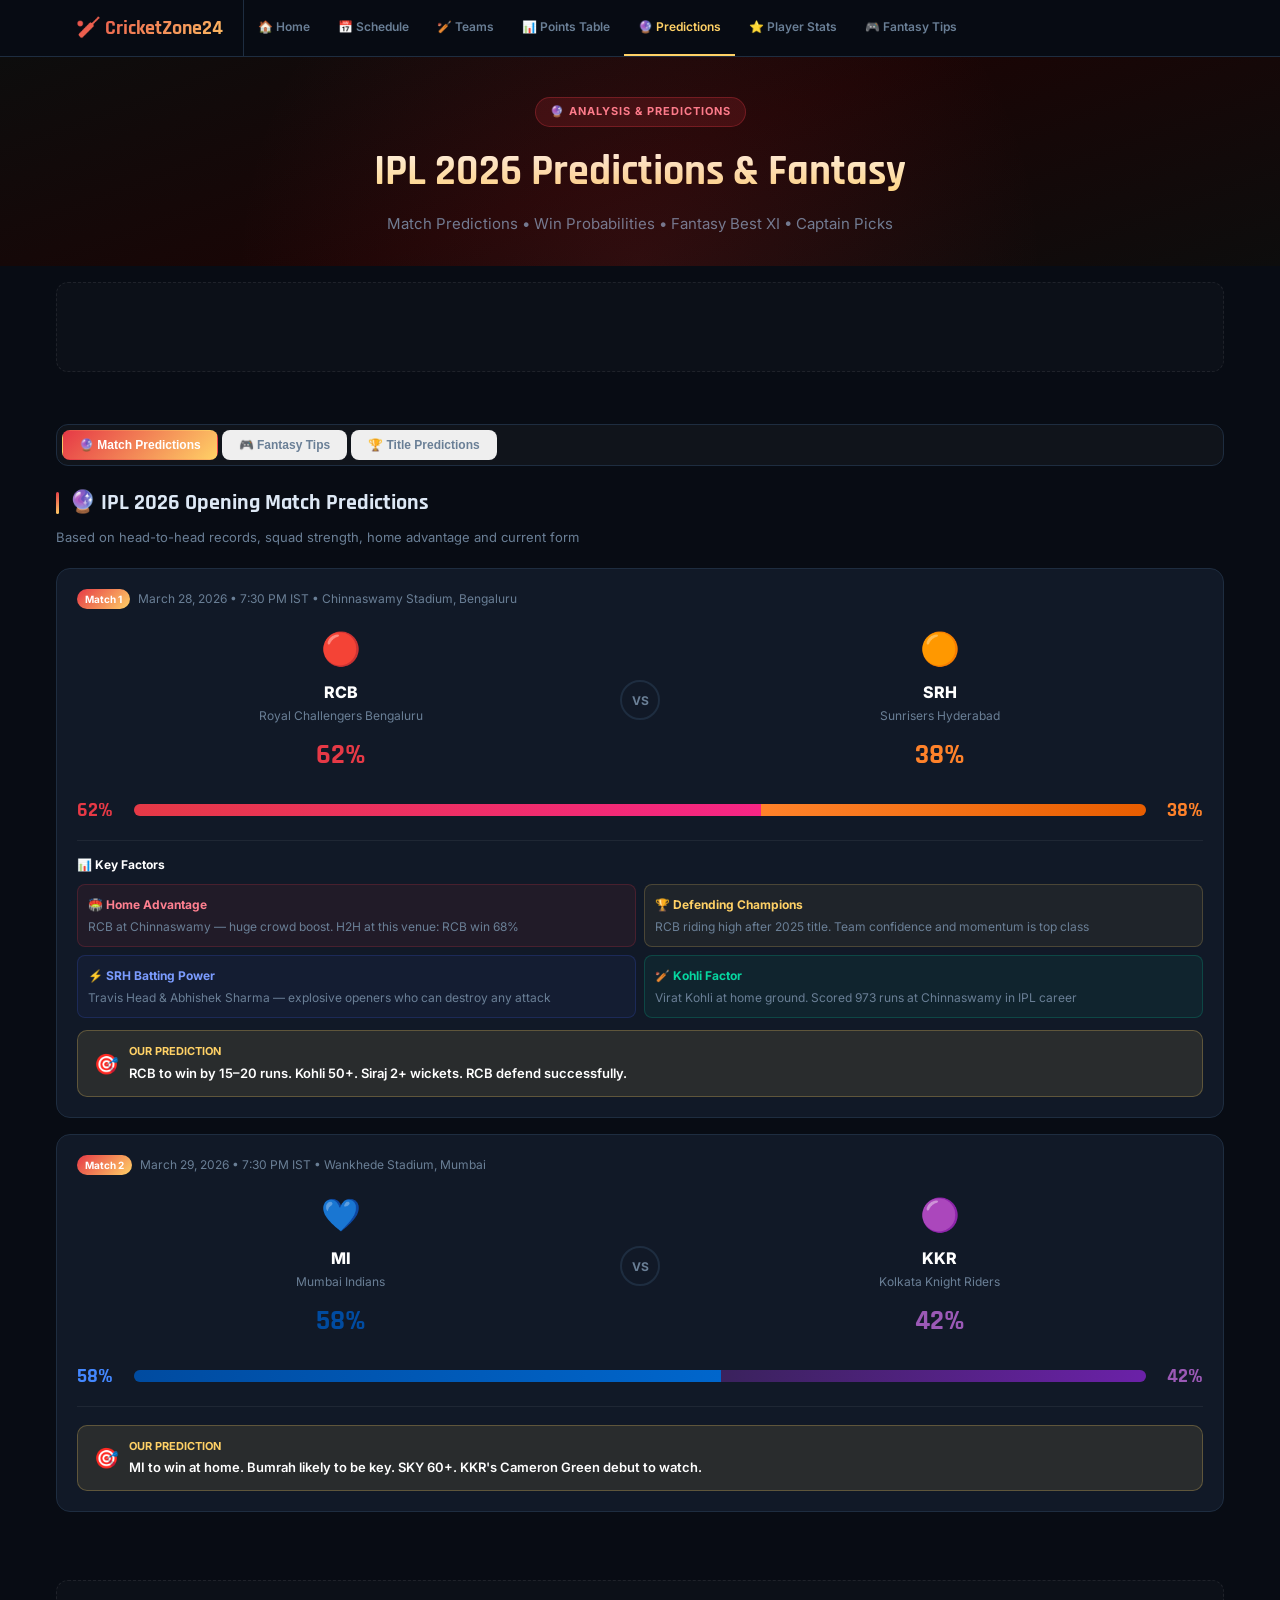
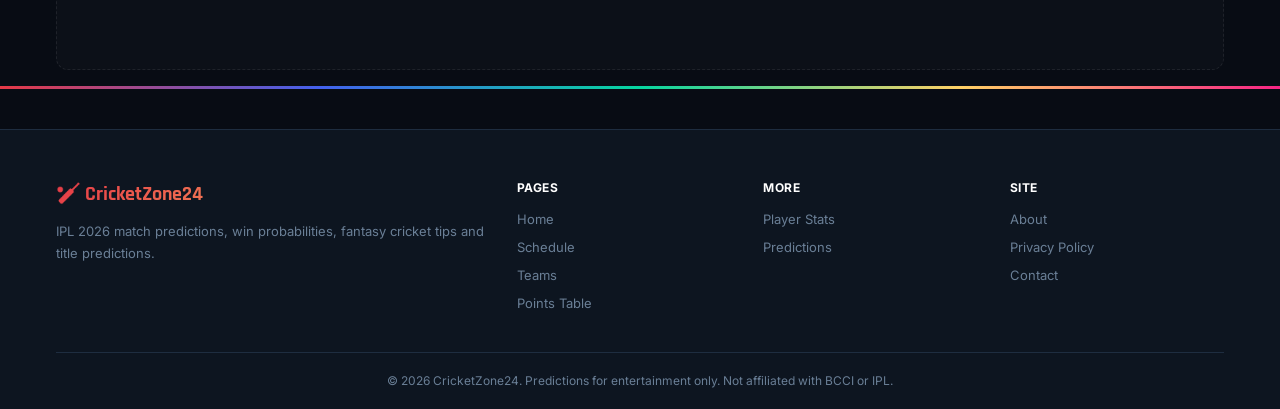
<file: ipl-predictions.html>
<!DOCTYPE html>
<html lang="en">
<head>
<meta charset="UTF-8"><meta name="viewport" content="width=device-width, initial-scale=1.0">
<title>IPL 2026 Match Predictions & Fantasy Tips - Best XI, Captain Picks | CricketZone24</title>
<meta name="description" content="IPL 2026 match predictions with win probabilities, key battles and expert analysis. Plus fantasy cricket tips — best XI, captain and vice-captain picks for every match.">
<link href="https://fonts.googleapis.com/css2?family=Rajdhani:wght@500;600;700&family=Inter:wght@400;500;600;700&display=swap" rel="stylesheet">
<link rel="stylesheet" href="ipl.css">
<style>
.fantasy-card{background:var(--card);border-radius:14px;border:1px solid var(--border);overflow:hidden;transition:all 0.25s}
.fantasy-card:hover{border-color:rgba(255,209,102,0.3);box-shadow:0 6px 24px rgba(0,0,0,0.2)}
.fc-head{padding:12px 16px;background:rgba(255,255,255,0.03);border-bottom:1px solid var(--border);display:flex;align-items:center;gap:10px}
.fc-body{padding:16px}
.player-row{display:flex;align-items:center;gap:12px;padding:10px 0;border-bottom:1px solid rgba(255,255,255,0.05)}
.player-row:last-child{border-bottom:none}
.pr-avatar{width:44px;height:44px;border-radius:50%;display:flex;align-items:center;justify-content:center;font-size:20px;flex-shrink:0}
.pr-info{flex:1}
.pr-name{font-weight:700;font-size:14px;color:white}
.pr-detail{font-size:11px;color:#6a7f96;margin-top:2px}
.pr-right{text-align:right}
.pr-pts{font-family:'Rajdhani',sans-serif;font-size:20px;font-weight:700;color:#ffd166}
.pr-pts-lbl{font-size:10px;color:#6a7f96;margin-top:1px}
.captain-tag{background:linear-gradient(135deg,#ffd166,#f4a261);color:white;font-size:9px;font-weight:800;padding:2px 6px;border-radius:6px;margin-left:6px}
.vc-tag{background:rgba(67,97,238,0.3);border:1px solid rgba(67,97,238,0.5);color:#7b9cff;font-size:9px;font-weight:800;padding:2px 6px;border-radius:6px;margin-left:6px}
.rating-pill{display:inline-flex;align-items:center;gap:4px;padding:3px 10px;border-radius:20px;font-size:11px;font-weight:700}
.rating-hot{background:rgba(230,57,70,0.15);color:#ff8090;border:1px solid rgba(230,57,70,0.3)}
.rating-good{background:rgba(6,214,160,0.12);color:#06d6a0;border:1px solid rgba(6,214,160,0.3)}
.rating-avg{background:rgba(255,209,102,0.12);color:#ffd166;border:1px solid rgba(255,209,102,0.3)}
.rating-risky{background:rgba(244,162,97,0.12);color:#f4a261;border:1px solid rgba(244,162,97,0.3)}
.pred-card-main{background:var(--card);border-radius:14px;padding:20px;border:1px solid var(--border);margin-bottom:16px}
.win-bar-wrap{display:flex;align-items:center;gap:12px;margin:14px 0}
.win-bar-inner{flex:1;height:12px;background:rgba(255,255,255,0.06);border-radius:6px;overflow:hidden;display:flex}
.win-fill-a{height:100%;background:linear-gradient(90deg,#e63946,#f72585);transition:width 1s ease}
.win-fill-b{height:100%;background:linear-gradient(90deg,#4361ee,#8338ec);transition:width 1s ease}
.win-pct{font-family:'Rajdhani',sans-serif;font-size:20px;font-weight:700;min-width:45px}
</style>
</head>
<body>
<nav class="navbar"><div class="nb-inner container"><a href="ipl-home.html" class="nb-logo">🏏 CricketZone24</a><div class="nb-links"><a href="ipl-home.html" class="nb-link">🏠 Home</a><a href="ipl-schedule.html" class="nb-link">📅 Schedule</a><a href="ipl-teams.html" class="nb-link">🏏 Teams</a><a href="ipl-points.html" class="nb-link">📊 Points Table</a><a href="ipl-predictions.html" class="nb-link active">🔮 Predictions</a><a href="ipl-stats.html" class="nb-link">⭐ Player Stats</a><a href="ipl-fantasy.html" class="nb-link active-sub">🎮 Fantasy Tips</a></div></div></nav>

<div class="page-hero"><div class="container"><div class="page-hero-badge">🔮 ANALYSIS & PREDICTIONS</div><h1 class="page-hero-title">IPL 2026 Predictions & Fantasy</h1><p class="page-hero-sub">Match Predictions • Win Probabilities • Fantasy Best XI • Captain Picks</p></div></div>

<div class="container">
<div class="ad-slot ad-banner"><!-- AdSense --></div>

<!-- TABS -->
<div class="section">
<div class="tabs" id="pf-tabs">
  <button class="tab active" onclick="showPF('predictions',this)">🔮 Match Predictions</button>
  <button class="tab" onclick="showPF('fantasy',this)">🎮 Fantasy Tips</button>
  <button class="tab" onclick="showPF('title',this)">🏆 Title Predictions</button>
</div>

<!-- ===== PREDICTIONS ===== -->
<div id="pf-predictions">
<div class="section-title" style="margin-bottom:6px">🔮 IPL 2026 Opening Match Predictions</div>
<p style="color:#6a7f96;font-size:13px;margin-bottom:20px">Based on head-to-head records, squad strength, home advantage and current form</p>

<!-- MATCH 1 PREDICTION -->
<div class="pred-card-main">
  <div style="display:flex;align-items:center;gap:8px;margin-bottom:14px">
    <span class="badge badge-ipl">Match 1</span>
    <span style="font-size:12px;color:#6a7f96">March 28, 2026 • 7:30 PM IST • Chinnaswamy Stadium, Bengaluru</span>
  </div>
  <div style="display:flex;align-items:center;gap:16px;margin-bottom:16px">
    <div style="flex:1;text-align:center">
      <div style="font-size:32px;margin-bottom:6px">🔴</div>
      <div style="font-weight:800;font-size:16px;color:white">RCB</div>
      <div style="font-size:12px;color:#6a7f96">Royal Challengers Bengaluru</div>
      <div style="font-family:'Rajdhani',sans-serif;font-size:28px;font-weight:700;color:#e63946;margin-top:8px">62%</div>
    </div>
    <div style="text-align:center;flex-shrink:0">
      <div style="width:40px;height:40px;border-radius:50%;border:2px solid var(--border);display:flex;align-items:center;justify-content:center;font-size:12px;font-weight:700;color:#6a7f96;margin:0 auto">VS</div>
    </div>
    <div style="flex:1;text-align:center">
      <div style="font-size:32px;margin-bottom:6px">🟠</div>
      <div style="font-weight:800;font-size:16px;color:white">SRH</div>
      <div style="font-size:12px;color:#6a7f96">Sunrisers Hyderabad</div>
      <div style="font-family:'Rajdhani',sans-serif;font-size:28px;font-weight:700;color:#FF822A;margin-top:8px">38%</div>
    </div>
  </div>
  <div class="win-bar-wrap">
    <span class="win-pct" style="color:#e63946">62%</span>
    <div class="win-bar-inner">
      <div class="win-fill-a" data-width="62%" style="width:0%"></div>
      <div class="win-fill-b" data-width="38%" style="width:0%;background:linear-gradient(90deg,#FF822A,#e85d00)"></div>
    </div>
    <span class="win-pct" style="color:#FF822A;text-align:right">38%</span>
  </div>
  <div style="border-top:1px solid rgba(255,255,255,0.06);padding-top:14px;margin-top:4px">
    <div style="font-size:12px;font-weight:700;color:white;margin-bottom:10px">📊 Key Factors</div>
    <div style="display:grid;grid-template-columns:1fr 1fr;gap:8px;font-size:12px">
      <div style="background:rgba(230,57,70,0.08);border-radius:8px;padding:10px;border:1px solid rgba(230,57,70,0.2)"><span style="color:#ff8090;font-weight:700">🏟️ Home Advantage</span><div style="color:#6a7f96;margin-top:3px">RCB at Chinnaswamy — huge crowd boost. H2H at this venue: RCB win 68%</div></div>
      <div style="background:rgba(255,209,102,0.06);border-radius:8px;padding:10px;border:1px solid rgba(255,209,102,0.2)"><span style="color:#ffd166;font-weight:700">🏆 Defending Champions</span><div style="color:#6a7f96;margin-top:3px">RCB riding high after 2025 title. Team confidence and momentum is top class</div></div>
      <div style="background:rgba(67,97,238,0.06);border-radius:8px;padding:10px;border:1px solid rgba(67,97,238,0.2)"><span style="color:#7b9cff;font-weight:700">⚡ SRH Batting Power</span><div style="color:#6a7f96;margin-top:3px">Travis Head & Abhishek Sharma — explosive openers who can destroy any attack</div></div>
      <div style="background:rgba(6,214,160,0.06);border-radius:8px;padding:10px;border:1px solid rgba(6,214,160,0.2)"><span style="color:#06d6a0;font-weight:700">🏏 Kohli Factor</span><div style="color:#6a7f96;margin-top:3px">Virat Kohli at home ground. Scored 973 runs at Chinnaswamy in IPL career</div></div>
    </div>
    <div style="background:rgba(255,209,102,0.1);border:1px solid rgba(255,209,102,0.25);border-radius:10px;padding:12px 16px;margin-top:12px;display:flex;align-items:center;gap:10px">
      <span style="font-size:20px">🎯</span>
      <div><div style="font-size:11px;color:#ffd166;font-weight:700;margin-bottom:2px">OUR PREDICTION</div><div style="font-size:13px;font-weight:600;color:white">RCB to win by 15–20 runs. Kohli 50+. Siraj 2+ wickets. RCB defend successfully.</div></div>
    </div>
  </div>
</div>

<!-- MATCH 2 PREDICTION -->
<div class="pred-card-main">
  <div style="display:flex;align-items:center;gap:8px;margin-bottom:14px">
    <span class="badge badge-ipl">Match 2</span>
    <span style="font-size:12px;color:#6a7f96">March 29, 2026 • 7:30 PM IST • Wankhede Stadium, Mumbai</span>
  </div>
  <div style="display:flex;align-items:center;gap:16px;margin-bottom:16px">
    <div style="flex:1;text-align:center">
      <div style="font-size:32px;margin-bottom:6px">💙</div>
      <div style="font-weight:800;font-size:16px;color:white">MI</div>
      <div style="font-size:12px;color:#6a7f96">Mumbai Indians</div>
      <div style="font-family:'Rajdhani',sans-serif;font-size:28px;font-weight:700;color:#004BA0;margin-top:8px">58%</div>
    </div>
    <div style="text-align:center;flex-shrink:0"><div style="width:40px;height:40px;border-radius:50%;border:2px solid var(--border);display:flex;align-items:center;justify-content:center;font-size:12px;font-weight:700;color:#6a7f96;margin:0 auto">VS</div></div>
    <div style="flex:1;text-align:center">
      <div style="font-size:32px;margin-bottom:6px">🟣</div>
      <div style="font-weight:800;font-size:16px;color:white">KKR</div>
      <div style="font-size:12px;color:#6a7f96">Kolkata Knight Riders</div>
      <div style="font-family:'Rajdhani',sans-serif;font-size:28px;font-weight:700;color:#9b59b6;margin-top:8px">42%</div>
    </div>
  </div>
  <div class="win-bar-wrap">
    <span class="win-pct" style="color:#4488ff">58%</span>
    <div class="win-bar-inner"><div class="win-fill-a" data-width="58%" style="width:0%;background:linear-gradient(90deg,#004BA0,#0066cc)"></div><div class="win-fill-b" data-width="42%" style="width:0%;background:linear-gradient(90deg,#3A225D,#6b21a8)"></div></div>
    <span class="win-pct" style="color:#9b59b6;text-align:right">42%</span>
  </div>
  <div style="border-top:1px solid rgba(255,255,255,0.06);padding-top:14px;margin-top:4px">
    <div style="background:rgba(255,209,102,0.1);border:1px solid rgba(255,209,102,0.25);border-radius:10px;padding:12px 16px;margin-top:4px;display:flex;align-items:center;gap:10px">
      <span style="font-size:20px">🎯</span>
      <div><div style="font-size:11px;color:#ffd166;font-weight:700;margin-bottom:2px">OUR PREDICTION</div><div style="font-size:13px;font-weight:600;color:white">MI to win at home. Bumrah likely to be key. SKY 60+. KKR's Cameron Green debut to watch.</div></div>
    </div>
  </div>
</div>
</div><!-- end predictions -->

<!-- ===== FANTASY TIPS ===== -->
<div id="pf-fantasy" style="display:none">
<div class="section-title" style="margin-bottom:6px">🎮 IPL 2026 Fantasy Cricket Tips</div>
<p style="color:#6a7f96;font-size:13px;margin-bottom:20px">Player-wise analysis, recent form, pitch reports and captain/VC recommendations</p>

<!-- HOW TO USE FANTASY -->
<div style="background:linear-gradient(135deg,rgba(67,97,238,0.1),rgba(131,56,236,0.08));border:1px solid rgba(67,97,238,0.25);border-radius:14px;padding:20px;margin-bottom:24px">
  <div style="font-weight:800;font-size:15px;color:white;margin-bottom:10px">📖 How Fantasy Cricket Points Work</div>
  <div style="display:grid;grid-template-columns:repeat(auto-fill,minmax(200px,1fr));gap:10px;font-size:12px;color:#6a7f96">
    <div style="background:rgba(255,255,255,0.04);border-radius:8px;padding:10px"><strong style="color:#ffd166">Batting</strong><div style="margin-top:4px">Run: +1pt | Boundary: +1pt<br>Six: +2pts | 50: +8pts<br>100: +16pts | 30 in 10 balls: +4pts</div></div>
    <div style="background:rgba(255,255,255,0.04);border-radius:8px;padding:10px"><strong style="color:#ff8090">Bowling</strong><div style="margin-top:4px">Wicket: +25pts | Maiden: +12pts<br>3 wickets: +4pts bonus<br>4 wickets: +8pts | 5W: +16pts</div></div>
    <div style="background:rgba(255,255,255,0.04);border-radius:8px;padding:10px"><strong style="color:#06d6a0">Fielding</strong><div style="margin-top:4px">Catch: +8pts | Run-out: +12pts<br>Stumping: +12pts<br>Direct throw: +12pts</div></div>
    <div style="background:rgba(255,255,255,0.04);border-radius:8px;padding:10px"><strong style="color:#7b9cff">Captain/VC</strong><div style="margin-top:4px">Captain: 2× all points<br>Vice-Captain: 1.5× all points<br>Choose wisely! Max impact!</div></div>
  </div>
</div>

<!-- MATCH 1 FANTASY -->
<div style="font-family:'Rajdhani',sans-serif;font-size:18px;font-weight:700;color:white;margin-bottom:14px">
  🎮 Match 1 Fantasy Guide — RCB vs SRH (Mar 28)
</div>
<div class="grid-2">

<div class="fantasy-card">
  <div class="fc-head">
    <span style="font-size:20px">👑</span>
    <div><div style="font-weight:700;font-size:13px;color:white">🔴 RCB Players to Pick</div><div style="font-size:11px;color:#6a7f96">Recommended for your fantasy XI</div></div>
  </div>
  <div class="fc-body">
    <!-- Kohli -->
    <div class="player-row">
      <div class="pr-avatar" style="background:linear-gradient(135deg,#e63946,#c1121f)">🏏</div>
      <div class="pr-info">
        <div class="pr-name">Virat Kohli <span class="captain-tag">C</span></div>
        <div class="pr-detail">Batsman • RCB • Home ground hero</div>
        <div style="margin-top:5px;display:flex;gap:5px;flex-wrap:wrap">
          <span class="rating-pill rating-hot">🔥 Must Pick</span>
          <span class="rating-pill rating-good">973 runs at Chinnaswamy</span>
        </div>
      </div>
      <div class="pr-right">
        <div class="pr-pts">9.5</div>
        <div class="pr-pts-lbl">Rating/10</div>
      </div>
    </div>
    <!-- Maxwell -->
    <div class="player-row">
      <div class="pr-avatar" style="background:linear-gradient(135deg,#e63946,#f72585)">🎯</div>
      <div class="pr-info">
        <div class="pr-name">Glenn Maxwell</div>
        <div class="pr-detail">All-rounder • RCB • Bat + Bowl value</div>
        <div style="margin-top:5px;display:flex;gap:5px;flex-wrap:wrap">
          <span class="rating-pill rating-good">✅ Good Pick</span>
        </div>
      </div>
      <div class="pr-right"><div class="pr-pts">7.5</div><div class="pr-pts-lbl">Rating/10</div></div>
    </div>
    <!-- Siraj -->
    <div class="player-row">
      <div class="pr-avatar" style="background:linear-gradient(135deg,#c1121f,#8b0000)">⚡</div>
      <div class="pr-info">
        <div class="pr-name">Mohammed Siraj</div>
        <div class="pr-detail">Bowler • RCB • Home pitch suits</div>
        <div style="margin-top:5px;display:flex;gap:5px;flex-wrap:wrap">
          <span class="rating-pill rating-good">✅ Good Pick</span>
        </div>
      </div>
      <div class="pr-right"><div class="pr-pts">7.0</div><div class="pr-pts-lbl">Rating/10</div></div>
    </div>
    <!-- Phil Salt -->
    <div class="player-row">
      <div class="pr-avatar" style="background:linear-gradient(135deg,#e63946,#ffd166)">🏏</div>
      <div class="pr-info">
        <div class="pr-name">Phil Salt</div>
        <div class="pr-detail">WK-Batsman • RCB • Explosive opener</div>
        <div style="margin-top:5px;display:flex;gap:5px;flex-wrap:wrap">
          <span class="rating-pill rating-avg">⚡ High Risk High Reward</span>
        </div>
      </div>
      <div class="pr-right"><div class="pr-pts">7.0</div><div class="pr-pts-lbl">Rating/10</div></div>
    </div>
  </div>
</div>

<div class="fantasy-card">
  <div class="fc-head">
    <span style="font-size:20px">🔶</span>
    <div><div style="font-weight:700;font-size:13px;color:white">🟠 SRH Players to Pick</div><div style="font-size:11px;color:#6a7f96">Away team differentials</div></div>
  </div>
  <div class="fc-body">
    <!-- Travis Head -->
    <div class="player-row">
      <div class="pr-avatar" style="background:linear-gradient(135deg,#FF822A,#e85d00)">🏏</div>
      <div class="pr-info">
        <div class="pr-name">Travis Head <span class="vc-tag">VC</span></div>
        <div class="pr-detail">Batsman • SRH • Explosive opener</div>
        <div style="margin-top:5px;display:flex;gap:5px;flex-wrap:wrap">
          <span class="rating-pill rating-hot">🔥 Must Pick</span>
          <span class="rating-pill rating-good">Avg SR 169 in powerplay</span>
        </div>
      </div>
      <div class="pr-right"><div class="pr-pts">9.0</div><div class="pr-pts-lbl">Rating/10</div></div>
    </div>
    <!-- Abhishek Sharma -->
    <div class="player-row">
      <div class="pr-avatar" style="background:linear-gradient(135deg,#FF822A,#ffd166)">🏏</div>
      <div class="pr-info">
        <div class="pr-name">Abhishek Sharma</div>
        <div class="pr-detail">Batsman • SRH • Reliable bat</div>
        <div style="margin-top:5px;display:flex;gap:5px;flex-wrap:wrap">
          <span class="rating-pill rating-good">✅ Good Pick</span>
        </div>
      </div>
      <div class="pr-right"><div class="pr-pts">7.5</div><div class="pr-pts-lbl">Rating/10</div></div>
    </div>
    <!-- Cummins -->
    <div class="player-row">
      <div class="pr-avatar" style="background:linear-gradient(135deg,#FF822A,#c85a00)">⚡</div>
      <div class="pr-info">
        <div class="pr-name">Pat Cummins</div>
        <div class="pr-detail">Bowler/Bat • SRH Captain</div>
        <div style="margin-top:5px;display:flex;gap:5px;flex-wrap:wrap">
          <span class="rating-pill rating-avg">⚡ Good Differential</span>
        </div>
      </div>
      <div class="pr-right"><div class="pr-pts">7.0</div><div class="pr-pts-lbl">Rating/10</div></div>
    </div>
    <!-- Klaasen -->
    <div class="player-row">
      <div class="pr-avatar" style="background:linear-gradient(135deg,#FF822A,#8b4000)">🧤</div>
      <div class="pr-info">
        <div class="pr-name">Heinrich Klaasen</div>
        <div class="pr-detail">WK-Batsman • SRH • Finisher</div>
        <div style="margin-top:5px;display:flex;gap:5px;flex-wrap:wrap">
          <span class="rating-pill rating-risky">⚠️ Risky Differential</span>
        </div>
      </div>
      <div class="pr-right"><div class="pr-pts">6.5</div><div class="pr-pts-lbl">Rating/10</div></div>
    </div>
  </div>
</div>
</div><!-- end grid-2 -->

<!-- SUGGESTED FANTASY XI -->
<div style="background:linear-gradient(135deg,rgba(230,57,70,0.1),rgba(255,209,102,0.06));border:1px solid rgba(255,209,102,0.25);border-radius:14px;padding:20px;margin-top:20px">
  <div style="font-family:'Rajdhani',sans-serif;font-size:18px;font-weight:700;color:white;margin-bottom:14px">
    ⭐ Suggested Fantasy XI — Match 1 (RCB vs SRH)
  </div>
  <div style="display:grid;grid-template-columns:repeat(auto-fill,minmax(160px,1fr));gap:10px">
    <div style="background:rgba(255,255,255,0.04);border-radius:10px;padding:10px;text-align:center;border:1px solid rgba(230,57,70,0.2)">
      <div style="font-size:18px">🏏</div>
      <div style="font-weight:700;font-size:13px;color:white;margin-top:4px">Virat Kohli</div>
      <div style="font-size:10px;color:#e63946;margin-top:2px">RCB • BAT</div>
      <span class="captain-tag" style="margin:4px 0;display:inline-block">CAPTAIN</span>
    </div>
    <div style="background:rgba(255,255,255,0.04);border-radius:10px;padding:10px;text-align:center;border:1px solid rgba(255,130,42,0.2)">
      <div style="font-size:18px">🏏</div>
      <div style="font-weight:700;font-size:13px;color:white;margin-top:4px">Travis Head</div>
      <div style="font-size:10px;color:#FF822A;margin-top:2px">SRH • BAT</div>
      <span class="vc-tag" style="margin:4px 0;display:inline-block;margin-left:0">VICE-CAPT</span>
    </div>
    <div style="background:rgba(255,255,255,0.04);border-radius:10px;padding:10px;text-align:center;border:1px solid rgba(255,255,255,0.08)">
      <div style="font-size:18px">🏏</div>
      <div style="font-weight:700;font-size:13px;color:white;margin-top:4px">Phil Salt</div>
      <div style="font-size:10px;color:#6a7f96;margin-top:2px">RCB • WK</div>
    </div>
    <div style="background:rgba(255,255,255,0.04);border-radius:10px;padding:10px;text-align:center;border:1px solid rgba(255,255,255,0.08)">
      <div style="font-size:18px">🏏</div>
      <div style="font-weight:700;font-size:13px;color:white;margin-top:4px">Abhishek Sharma</div>
      <div style="font-size:10px;color:#6a7f96;margin-top:2px">SRH • BAT</div>
    </div>
    <div style="background:rgba(255,255,255,0.04);border-radius:10px;padding:10px;text-align:center;border:1px solid rgba(255,255,255,0.08)">
      <div style="font-size:18px">🎯</div>
      <div style="font-weight:700;font-size:13px;color:white;margin-top:4px">Glenn Maxwell</div>
      <div style="font-size:10px;color:#6a7f96;margin-top:2px">RCB • AR</div>
    </div>
    <div style="background:rgba(255,255,255,0.04);border-radius:10px;padding:10px;text-align:center;border:1px solid rgba(255,255,255,0.08)">
      <div style="font-size:18px">🎯</div>
      <div style="font-weight:700;font-size:13px;color:white;margin-top:4px">Pat Cummins</div>
      <div style="font-size:10px;color:#6a7f96;margin-top:2px">SRH • BOWL/AR</div>
    </div>
    <div style="background:rgba(255,255,255,0.04);border-radius:10px;padding:10px;text-align:center;border:1px solid rgba(255,255,255,0.08)">
      <div style="font-size:18px">⚡</div>
      <div style="font-weight:700;font-size:13px;color:white;margin-top:4px">Mohammed Siraj</div>
      <div style="font-size:10px;color:#6a7f96;margin-top:2px">RCB • BOWL</div>
    </div>
    <div style="background:rgba(255,255,255,0.04);border-radius:10px;padding:10px;text-align:center;border:1px solid rgba(255,255,255,0.08)">
      <div style="font-size:18px">⚡</div>
      <div style="font-weight:700;font-size:13px;color:white;margin-top:4px">Josh Hazlewood</div>
      <div style="font-size:10px;color:#6a7f96;margin-top:2px">RCB • BOWL</div>
    </div>
    <div style="background:rgba(255,255,255,0.04);border-radius:10px;padding:10px;text-align:center;border:1px solid rgba(255,255,255,0.08)">
      <div style="font-size:18px">🧤</div>
      <div style="font-weight:700;font-size:13px;color:white;margin-top:4px">Heinrich Klaasen</div>
      <div style="font-size:10px;color:#6a7f96;margin-top:2px">SRH • WK</div>
    </div>
    <div style="background:rgba(255,255,255,0.04);border-radius:10px;padding:10px;text-align:center;border:1px solid rgba(255,255,255,0.08)">
      <div style="font-size:18px">🏏</div>
      <div style="font-weight:700;font-size:13px;color:white;margin-top:4px">Rajat Patidar</div>
      <div style="font-size:10px;color:#6a7f96;margin-top:2px">RCB • BAT</div>
    </div>
    <div style="background:rgba(255,255,255,0.04);border-radius:10px;padding:10px;text-align:center;border:1px solid rgba(255,255,255,0.08)">
      <div style="font-size:18px">⚡</div>
      <div style="font-weight:700;font-size:13px;color:white;margin-top:4px">Jaydev Unadkat</div>
      <div style="font-size:10px;color:#6a7f96;margin-top:2px">SRH • BOWL</div>
    </div>
  </div>
  <p style="font-size:11px;color:#6a7f96;margin-top:14px">⚠️ Disclaimer: These are expert opinions for entertainment. We are not responsible for fantasy team losses.</p>
</div>

</div><!-- end fantasy -->

<!-- ===== TITLE PREDICTIONS ===== -->
<div id="pf-title" style="display:none">
<div class="section-title" style="margin-bottom:6px">🏆 IPL 2026 Title Winner Predictions</div>
<p style="color:#6a7f96;font-size:13px;margin-bottom:20px">Based on squad balance, auction value, key players and historical performance</p>

<div class="grid-2">
  <div style="background:var(--card);border-radius:14px;padding:20px;border:2px solid rgba(230,57,70,0.3)">
    <div style="display:flex;align-items:center;gap:12px;margin-bottom:14px">
      <span style="font-size:36px">🔴</span>
      <div><div style="font-weight:800;font-size:16px;color:white">RCB — 22% chance</div><div style="font-size:12px;color:#6a7f96">Defending champions + home final advantage</div></div>
    </div>
    <div class="prog-wrap" style="margin-bottom:14px"><div class="prog-bar" data-width="22%" style="background:linear-gradient(90deg,#e63946,#f72585);width:0%"></div></div>
    <div style="font-size:12px;color:#6a7f96;line-height:1.7">✅ Kohli + Patidar combo deadly<br>✅ Playing the final at home in Bengaluru<br>✅ Defending champion momentum<br>⚠️ Over-reliant on Kohli's form</div>
  </div>
  <div style="background:var(--card);border-radius:14px;padding:20px;border:2px solid rgba(0,75,160,0.3)">
    <div style="display:flex;align-items:center;gap:12px;margin-bottom:14px">
      <span style="font-size:36px">💙</span>
      <div><div style="font-weight:800;font-size:16px;color:white">MI — 20% chance</div><div style="font-size:12px;color:#6a7f96">5x champions with strongest squad on paper</div></div>
    </div>
    <div class="prog-wrap" style="margin-bottom:14px"><div class="prog-bar" data-width="20%" style="background:linear-gradient(90deg,#004BA0,#0066cc);width:0%"></div></div>
    <div style="font-size:12px;color:#6a7f96;line-height:1.7">✅ Bumrah + Hardik + SKY = match winners<br>✅ Wankhede home fortress<br>✅ Best T20 squad in IPL history<br>⚠️ Rohit age factor</div>
  </div>
  <div style="background:var(--card);border-radius:14px;padding:20px;border:2px solid rgba(249,205,5,0.3)">
    <div style="display:flex;align-items:center;gap:12px;margin-bottom:14px">
      <span style="font-size:36px">💛</span>
      <div><div style="font-weight:800;font-size:16px;color:white">CSK — 18% chance</div><div style="font-size:12px;color:#6a7f96">Samson + Dhoni combo could be unstoppable</div></div>
    </div>
    <div class="prog-wrap" style="margin-bottom:14px"><div class="prog-bar" data-width="18%" style="background:linear-gradient(90deg,#F9CD05,#c8a200);width:0%"></div></div>
    <div style="font-size:12px;color:#6a7f96;line-height:1.7">✅ Dhoni's legendary finishing<br>✅ Sanju Samson trade massive upgrade<br>✅ CSK's consistent playoff record<br>⚠️ Ruturaj form in big games</div>
  </div>
  <div style="background:var(--card);border-radius:14px;padding:20px;border:2px solid rgba(0,172,193,0.3)">
    <div style="display:flex;align-items:center;gap:12px;margin-bottom:14px">
      <span style="font-size:36px">🔵</span>
      <div><div style="font-weight:800;font-size:16px;color:white">GT — 17% chance</div><div style="font-size:12px;color:#6a7f96">Most balanced squad — Gill + Buttler + Rashid</div></div>
    </div>
    <div class="prog-wrap" style="margin-bottom:14px"><div class="prog-bar" data-width="17%" style="background:linear-gradient(90deg,#00ACC1,#0097a7);width:0%"></div></div>
    <div style="font-size:12px;color:#6a7f96;line-height:1.7">✅ Rashid Khan — best spinner in T20<br>✅ Jos Buttler + Shubman Gill elite partnership<br>✅ Kagiso Rabada world class<br>⚠️ Narendra Modi Stadium conditions vary</div>
  </div>
</div>

<div style="background:var(--card);border-radius:14px;padding:18px;border:1px solid var(--border);margin-top:16px">
  <div style="font-weight:700;font-size:14px;color:white;margin-bottom:12px">🏆 Overall Title Chances</div>
  <div style="display:flex;flex-direction:column;gap:8px">
    <div style="display:flex;align-items:center;gap:12px"><span style="width:100px;font-size:13px;font-weight:600">🔴 RCB</span><div class="prog-wrap" style="flex:1;margin:0"><div class="prog-bar" data-width="22%" style="background:linear-gradient(90deg,#e63946,#f72585);width:0%"></div></div><span style="width:40px;text-align:right;font-weight:700;color:#e63946">22%</span></div>
    <div style="display:flex;align-items:center;gap:12px"><span style="width:100px;font-size:13px;font-weight:600">💙 MI</span><div class="prog-wrap" style="flex:1;margin:0"><div class="prog-bar" data-width="20%" style="background:linear-gradient(90deg,#004BA0,#0066cc);width:0%"></div></div><span style="width:40px;text-align:right;font-weight:700;color:#4488ff">20%</span></div>
    <div style="display:flex;align-items:center;gap:12px"><span style="width:100px;font-size:13px;font-weight:600">💛 CSK</span><div class="prog-wrap" style="flex:1;margin:0"><div class="prog-bar" data-width="18%" style="background:linear-gradient(90deg,#F9CD05,#c8a200);width:0%"></div></div><span style="width:40px;text-align:right;font-weight:700;color:#c8a200">18%</span></div>
    <div style="display:flex;align-items:center;gap:12px"><span style="width:100px;font-size:13px;font-weight:600">🔵 GT</span><div class="prog-wrap" style="flex:1;margin:0"><div class="prog-bar" data-width="17%" style="background:linear-gradient(90deg,#00ACC1,#0097a7);width:0%"></div></div><span style="width:40px;text-align:right;font-weight:700;color:#00ACC1">17%</span></div>
    <div style="display:flex;align-items:center;gap:12px"><span style="width:100px;font-size:13px;font-weight:600">🟣 KKR</span><div class="prog-wrap" style="flex:1;margin:0"><div class="prog-bar" data-width="14%" style="background:linear-gradient(90deg,#3A225D,#6b21a8);width:0%"></div></div><span style="width:40px;text-align:right;font-weight:700;color:#9b59b6">14%</span></div>
    <div style="display:flex;align-items:center;gap:12px"><span style="width:100px;font-size:13px;font-weight:600">Others</span><div class="prog-wrap" style="flex:1;margin:0"><div class="prog-bar" data-width="9%" style="background:rgba(255,255,255,0.2);width:0%"></div></div><span style="width:40px;text-align:right;font-weight:700;color:#6a7f96">9%</span></div>
  </div>
  <p style="font-size:11px;color:#6a7f96;margin-top:12px">⚠️ Disclaimer: These are expert predictions for entertainment only. Cricket is unpredictable!</p>
</div>
</div><!-- end title -->

</div><!-- end section -->

<div class="ad-slot ad-banner"><!-- AdSense --></div>
</div>

<div class="footer-rainbow"></div>
<footer class="footer"><div class="container"><div class="footer-grid"><div><div class="footer-logo">🏏 CricketZone24</div><p class="footer-desc">IPL 2026 match predictions, win probabilities, fantasy cricket tips and title predictions.</p></div><div><div class="footer-h">Pages</div><a href="ipl-home.html" class="footer-a">Home</a><a href="ipl-schedule.html" class="footer-a">Schedule</a><a href="ipl-teams.html" class="footer-a">Teams</a><a href="ipl-points.html" class="footer-a">Points Table</a></div><div><div class="footer-h">More</div><a href="ipl-stats.html" class="footer-a">Player Stats</a><a href="ipl-predictions.html" class="footer-a">Predictions</a></div><div><div class="footer-h">Site</div><a href="about.html" class="footer-a">About</a><a href="privacy.html" class="footer-a">Privacy Policy</a><a href="contact.html" class="footer-a">Contact</a></div></div><div class="footer-bottom">© 2026 CricketZone24. Predictions for entertainment only. Not affiliated with BCCI or IPL.</div></div></footer>

<script src="ipl.js"></script>
<script>
function showPF(id, btn) {
  ['predictions','fantasy','title'].forEach(t => {
    const el = document.getElementById('pf-'+t);
    if(el) el.style.display = 'none';
  });
  document.querySelectorAll('#pf-tabs .tab').forEach(t => t.classList.remove('active'));
  const target = document.getElementById('pf-'+id);
  if(target) target.style.display = 'block';
  btn.classList.add('active');
  // Trigger bar animations
  setTimeout(animateBars, 100);
}
</script>
</body>
</html>
</file>
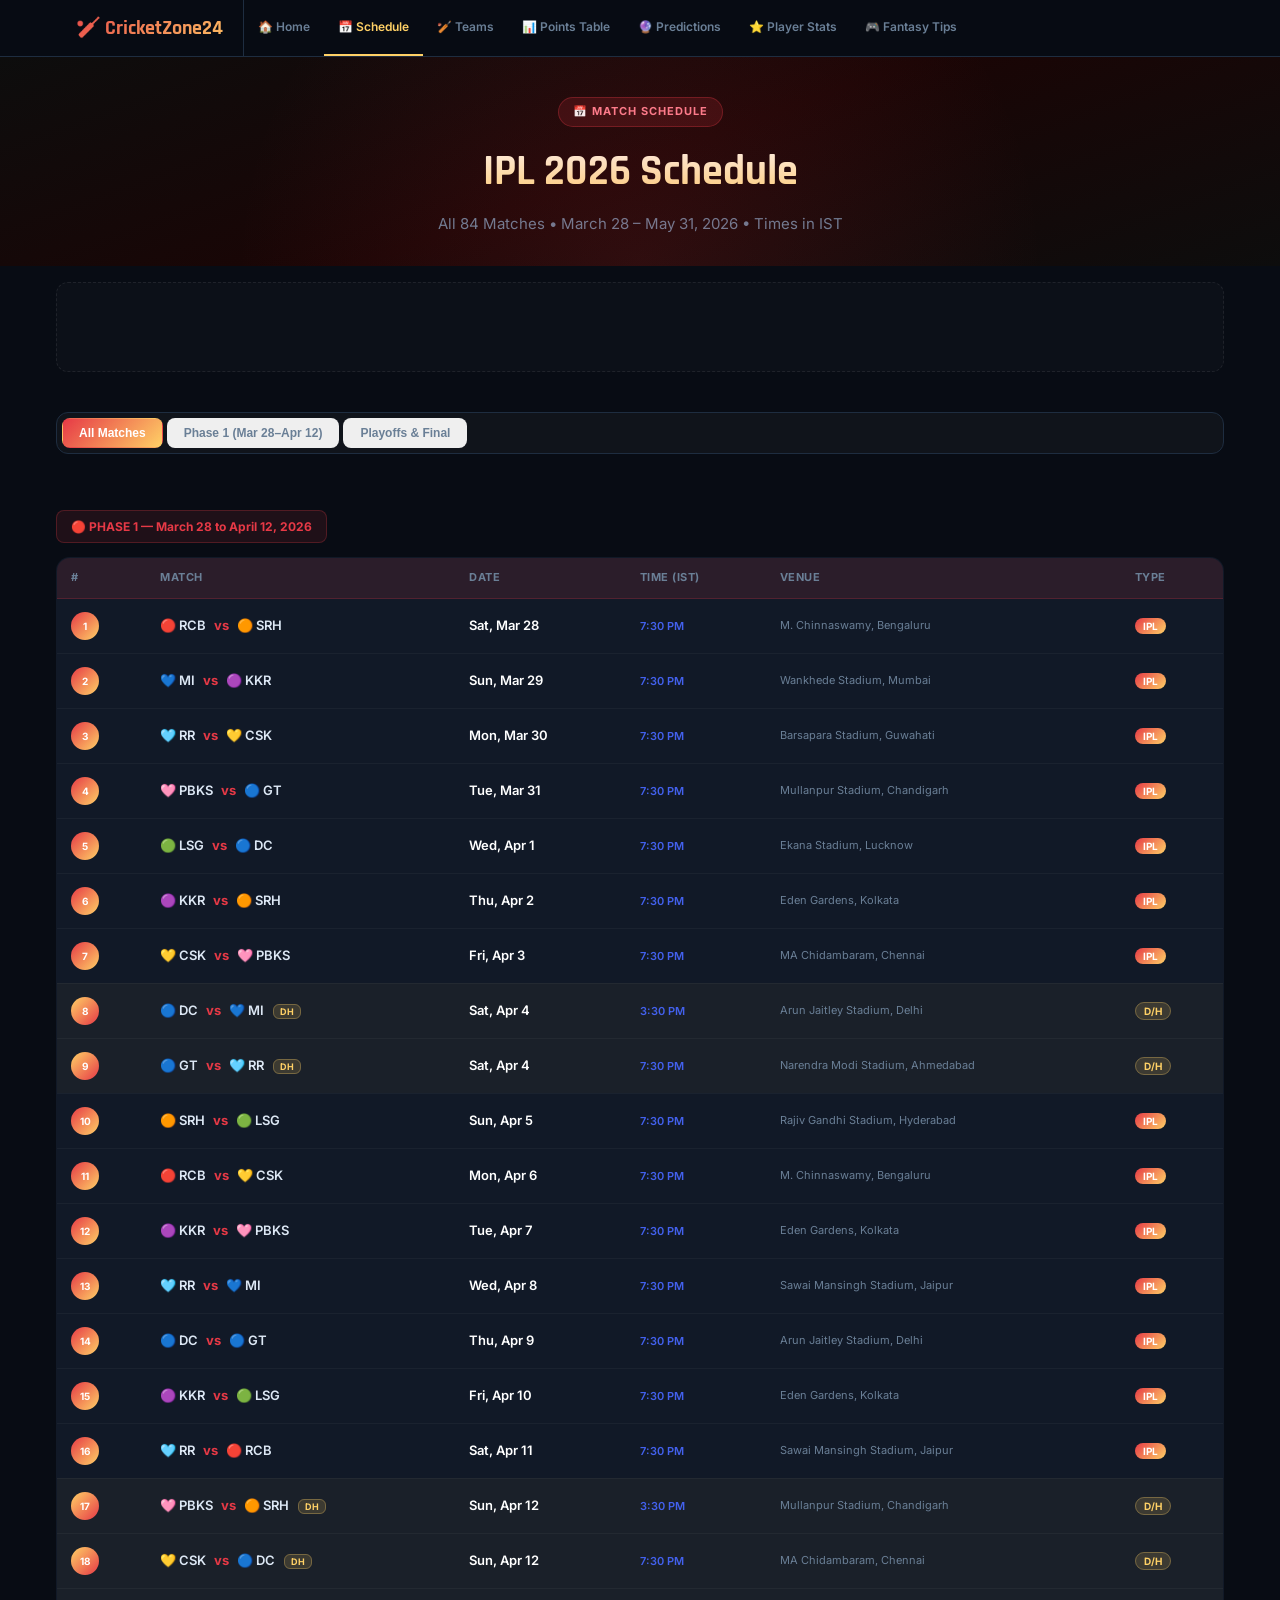
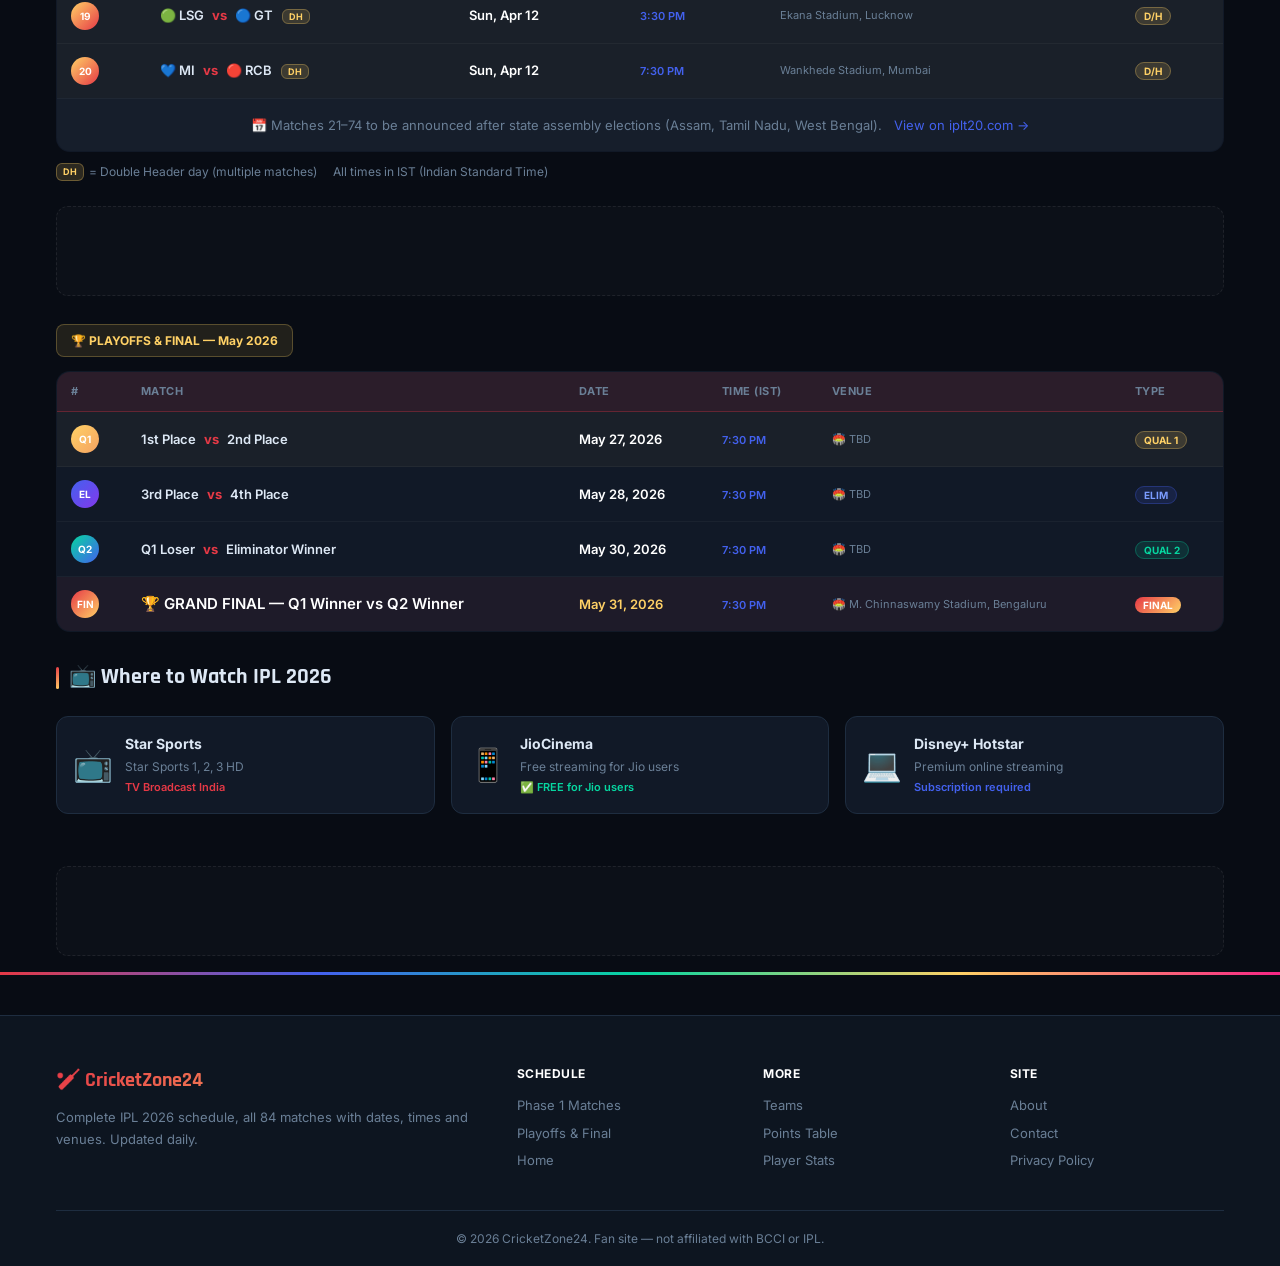
<file: ipl-schedule.html>
<!DOCTYPE html>
<html lang="en">
<head>
<meta charset="UTF-8">
<meta name="viewport" content="width=device-width, initial-scale=1.0">
<title>IPL 2026 Schedule - All 84 Matches, Dates, Venues & Time Table</title>
<meta name="description" content="Complete IPL 2026 schedule with all 84 matches, dates, times (IST), venues. Phase 1 starts March 28, Final on May 31 in Bengaluru. TATA IPL 2026 full fixture list.">
<meta name="keywords" content="IPL 2026 schedule, IPL 2026 fixtures, IPL 2026 timetable, IPL 2026 match dates, TATA IPL 2026 schedule">
<link href="https://fonts.googleapis.com/css2?family=Rajdhani:wght@500;600;700&family=Inter:wght@400;500;600;700&display=swap" rel="stylesheet">
<link rel="stylesheet" href="ipl.css">
</head>
<body>

<nav class="navbar">
  <div class="nb-inner container">
    <a href="ipl-home.html" class="nb-logo">🏏 CricketZone24</a>
    <div class="nb-links">
      <a href="ipl-home.html" class="nb-link">🏠 Home</a>
      <a href="ipl-schedule.html" class="nb-link active">📅 Schedule</a>
      <a href="ipl-teams.html" class="nb-link">🏏 Teams</a>
      <a href="ipl-points.html" class="nb-link">📊 Points Table</a>
      <a href="ipl-predictions.html" class="nb-link">🔮 Predictions</a>
      <a href="ipl-stats.html" class="nb-link">⭐ Player Stats</a>
      <a href="ipl-fantasy.html" class="nb-link">🎮 Fantasy Tips</a>
    </div>
  </div>
</nav>

<div class="page-hero">
  <div class="container">
    <div class="page-hero-badge">📅 MATCH SCHEDULE</div>
    <h1 class="page-hero-title">IPL 2026 Schedule</h1>
    <p class="page-hero-sub">All 84 Matches • March 28 – May 31, 2026 • Times in IST</p>
  </div>
</div>

<div class="container">
<div class="ad-slot ad-banner"><!-- AdSense Banner --></div>

<!-- FILTER TABS -->
<div style="padding:24px 0 0">
  <div class="tabs" id="phase-tabs">
    <button class="tab active" onclick="filterPhase('all',this)">All Matches</button>
    <button class="tab" onclick="filterPhase('phase1',this)">Phase 1 (Mar 28–Apr 12)</button>
    <button class="tab" onclick="filterPhase('playoffs',this)">Playoffs & Final</button>
  </div>
</div>

<!-- SCHEDULE TABLE -->
<div class="section">

  <!-- PHASE 1 -->
  <div id="phase1-section">
    <div style="margin-bottom:14px">
      <div style="background:rgba(230,57,70,0.1);border:1px solid rgba(230,57,70,0.25);color:var(--red);padding:6px 14px;border-radius:8px;font-size:12px;font-weight:700;display:inline-block">
        🔴 PHASE 1 — March 28 to April 12, 2026
      </div>
    </div>
    <div class="sch-wrap">
      <table class="sch-table">
        <thead><tr><th>#</th><th>Match</th><th>Date</th><th>Time (IST)</th><th>Venue</th><th>Type</th></tr></thead>
        <tbody>
          <tr><td><div class="mn">1</div></td><td><span class="mt">🔴 RCB <span class="vs">vs</span> 🟠 SRH</span></td><td><div class="dt">Sat, Mar 28</div></td><td><div class="tm">7:30 PM</div></td><td><div class="vn">M. Chinnaswamy, Bengaluru</div></td><td><span class="badge badge-ipl">IPL</span></td></tr>
          <tr><td><div class="mn">2</div></td><td><span class="mt">💙 MI <span class="vs">vs</span> 🟣 KKR</span></td><td><div class="dt">Sun, Mar 29</div></td><td><div class="tm">7:30 PM</div></td><td><div class="vn">Wankhede Stadium, Mumbai</div></td><td><span class="badge badge-ipl">IPL</span></td></tr>
          <tr><td><div class="mn">3</div></td><td><span class="mt">🩵 RR <span class="vs">vs</span> 💛 CSK</span></td><td><div class="dt">Mon, Mar 30</div></td><td><div class="tm">7:30 PM</div></td><td><div class="vn">Barsapara Stadium, Guwahati</div></td><td><span class="badge badge-ipl">IPL</span></td></tr>
          <tr><td><div class="mn">4</div></td><td><span class="mt">🩷 PBKS <span class="vs">vs</span> 🔵 GT</span></td><td><div class="dt">Tue, Mar 31</div></td><td><div class="tm">7:30 PM</div></td><td><div class="vn">Mullanpur Stadium, Chandigarh</div></td><td><span class="badge badge-ipl">IPL</span></td></tr>
          <tr><td><div class="mn">5</div></td><td><span class="mt">🟢 LSG <span class="vs">vs</span> 🔵 DC</span></td><td><div class="dt">Wed, Apr 1</div></td><td><div class="tm">7:30 PM</div></td><td><div class="vn">Ekana Stadium, Lucknow</div></td><td><span class="badge badge-ipl">IPL</span></td></tr>
          <tr><td><div class="mn">6</div></td><td><span class="mt">🟣 KKR <span class="vs">vs</span> 🟠 SRH</span></td><td><div class="dt">Thu, Apr 2</div></td><td><div class="tm">7:30 PM</div></td><td><div class="vn">Eden Gardens, Kolkata</div></td><td><span class="badge badge-ipl">IPL</span></td></tr>
          <tr><td><div class="mn">7</div></td><td><span class="mt">💛 CSK <span class="vs">vs</span> 🩷 PBKS</span></td><td><div class="dt">Fri, Apr 3</div></td><td><div class="tm">7:30 PM</div></td><td><div class="vn">MA Chidambaram, Chennai</div></td><td><span class="badge badge-ipl">IPL</span></td></tr>
          <tr style="background:rgba(255,209,102,0.04)"><td><div class="mn" style="background:linear-gradient(135deg,#ffd166,#e63946)">8</div></td><td><span class="mt">🔵 DC <span class="vs">vs</span> 💙 MI <span class="dh-tag">DH</span></span></td><td><div class="dt">Sat, Apr 4</div></td><td><div class="tm">3:30 PM</div></td><td><div class="vn">Arun Jaitley Stadium, Delhi</div></td><td><span class="badge" style="background:rgba(255,209,102,0.15);color:#ffd166;border:1px solid rgba(255,209,102,0.3)">D/H</span></td></tr>
          <tr style="background:rgba(255,209,102,0.04)"><td><div class="mn" style="background:linear-gradient(135deg,#ffd166,#e63946)">9</div></td><td><span class="mt">🔵 GT <span class="vs">vs</span> 🩵 RR <span class="dh-tag">DH</span></span></td><td><div class="dt">Sat, Apr 4</div></td><td><div class="tm">7:30 PM</div></td><td><div class="vn">Narendra Modi Stadium, Ahmedabad</div></td><td><span class="badge" style="background:rgba(255,209,102,0.15);color:#ffd166;border:1px solid rgba(255,209,102,0.3)">D/H</span></td></tr>
          <tr><td><div class="mn">10</div></td><td><span class="mt">🟠 SRH <span class="vs">vs</span> 🟢 LSG</span></td><td><div class="dt">Sun, Apr 5</div></td><td><div class="tm">7:30 PM</div></td><td><div class="vn">Rajiv Gandhi Stadium, Hyderabad</div></td><td><span class="badge badge-ipl">IPL</span></td></tr>
          <tr><td><div class="mn">11</div></td><td><span class="mt">🔴 RCB <span class="vs">vs</span> 💛 CSK</span></td><td><div class="dt">Mon, Apr 6</div></td><td><div class="tm">7:30 PM</div></td><td><div class="vn">M. Chinnaswamy, Bengaluru</div></td><td><span class="badge badge-ipl">IPL</span></td></tr>
          <tr><td><div class="mn">12</div></td><td><span class="mt">🟣 KKR <span class="vs">vs</span> 🩷 PBKS</span></td><td><div class="dt">Tue, Apr 7</div></td><td><div class="tm">7:30 PM</div></td><td><div class="vn">Eden Gardens, Kolkata</div></td><td><span class="badge badge-ipl">IPL</span></td></tr>
          <tr><td><div class="mn">13</div></td><td><span class="mt">🩵 RR <span class="vs">vs</span> 💙 MI</span></td><td><div class="dt">Wed, Apr 8</div></td><td><div class="tm">7:30 PM</div></td><td><div class="vn">Sawai Mansingh Stadium, Jaipur</div></td><td><span class="badge badge-ipl">IPL</span></td></tr>
          <tr><td><div class="mn">14</div></td><td><span class="mt">🔵 DC <span class="vs">vs</span> 🔵 GT</span></td><td><div class="dt">Thu, Apr 9</div></td><td><div class="tm">7:30 PM</div></td><td><div class="vn">Arun Jaitley Stadium, Delhi</div></td><td><span class="badge badge-ipl">IPL</span></td></tr>
          <tr><td><div class="mn">15</div></td><td><span class="mt">🟣 KKR <span class="vs">vs</span> 🟢 LSG</span></td><td><div class="dt">Fri, Apr 10</div></td><td><div class="tm">7:30 PM</div></td><td><div class="vn">Eden Gardens, Kolkata</div></td><td><span class="badge badge-ipl">IPL</span></td></tr>
          <tr><td><div class="mn">16</div></td><td><span class="mt">🩵 RR <span class="vs">vs</span> 🔴 RCB</span></td><td><div class="dt">Sat, Apr 11</div></td><td><div class="tm">7:30 PM</div></td><td><div class="vn">Sawai Mansingh Stadium, Jaipur</div></td><td><span class="badge badge-ipl">IPL</span></td></tr>
          <tr style="background:rgba(255,209,102,0.04)"><td><div class="mn" style="background:linear-gradient(135deg,#ffd166,#e63946)">17</div></td><td><span class="mt">🩷 PBKS <span class="vs">vs</span> 🟠 SRH <span class="dh-tag">DH</span></span></td><td><div class="dt">Sun, Apr 12</div></td><td><div class="tm">3:30 PM</div></td><td><div class="vn">Mullanpur Stadium, Chandigarh</div></td><td><span class="badge" style="background:rgba(255,209,102,0.15);color:#ffd166;border:1px solid rgba(255,209,102,0.3)">D/H</span></td></tr>
          <tr style="background:rgba(255,209,102,0.04)"><td><div class="mn" style="background:linear-gradient(135deg,#ffd166,#e63946)">18</div></td><td><span class="mt">💛 CSK <span class="vs">vs</span> 🔵 DC <span class="dh-tag">DH</span></span></td><td><div class="dt">Sun, Apr 12</div></td><td><div class="tm">7:30 PM</div></td><td><div class="vn">MA Chidambaram, Chennai</div></td><td><span class="badge" style="background:rgba(255,209,102,0.15);color:#ffd166;border:1px solid rgba(255,209,102,0.3)">D/H</span></td></tr>
          <tr style="background:rgba(255,209,102,0.04)"><td><div class="mn" style="background:linear-gradient(135deg,#ffd166,#e63946)">19</div></td><td><span class="mt">🟢 LSG <span class="vs">vs</span> 🔵 GT <span class="dh-tag">DH</span></span></td><td><div class="dt">Sun, Apr 12</div></td><td><div class="tm">3:30 PM</div></td><td><div class="vn">Ekana Stadium, Lucknow</div></td><td><span class="badge" style="background:rgba(255,209,102,0.15);color:#ffd166;border:1px solid rgba(255,209,102,0.3)">D/H</span></td></tr>
          <tr style="background:rgba(255,209,102,0.04)"><td><div class="mn" style="background:linear-gradient(135deg,#ffd166,#e63946)">20</div></td><td><span class="mt">💙 MI <span class="vs">vs</span> 🔴 RCB <span class="dh-tag">DH</span></span></td><td><div class="dt">Sun, Apr 12</div></td><td><div class="tm">7:30 PM</div></td><td><div class="vn">Wankhede Stadium, Mumbai</div></td><td><span class="badge" style="background:rgba(255,209,102,0.15);color:#ffd166;border:1px solid rgba(255,209,102,0.3)">D/H</span></td></tr>
          <tr><td colspan="6" style="padding:16px;text-align:center;color:#6a7f96;font-size:13px;background:rgba(255,255,255,0.02)">
            📅 Matches 21–74 to be announced after state assembly elections (Assam, Tamil Nadu, West Bengal).
            <a href="https://www.iplt20.com/matches/fixtures" target="_blank" style="color:#4361ee;margin-left:8px">View on iplt20.com →</a>
          </td></tr>
        </tbody>
      </table>
    </div>
    <div style="margin-top:10px;font-size:12px;color:#6a7f96;display:flex;gap:16px;flex-wrap:wrap">
      <span style="display:flex;align-items:center;gap:5px"><span class="dh-tag" style="margin:0">DH</span> = Double Header day (multiple matches)</span>
      <span>All times in IST (Indian Standard Time)</span>
    </div>
  </div>

  <!-- AD MIDDLE -->
  <div class="ad-slot ad-banner" style="margin:24px 0"><!-- AdSense Mid-content --></div>

  <!-- PLAYOFFS -->
  <div id="playoffs-section">
    <div style="margin:28px 0 14px">
      <div style="background:rgba(255,209,102,0.1);border:1px solid rgba(255,209,102,0.25);color:#ffd166;padding:6px 14px;border-radius:8px;font-size:12px;font-weight:700;display:inline-block">
        🏆 PLAYOFFS & FINAL — May 2026
      </div>
    </div>
    <div class="sch-wrap">
      <table class="sch-table">
        <thead><tr><th>#</th><th>Match</th><th>Date</th><th>Time (IST)</th><th>Venue</th><th>Type</th></tr></thead>
        <tbody>
          <tr style="background:rgba(255,209,102,0.04)">
            <td><div class="mn" style="background:linear-gradient(135deg,#ffd166,#f4a261)">Q1</div></td>
            <td><span class="mt">1st Place <span class="vs">vs</span> 2nd Place</span></td>
            <td><div class="dt">May 27, 2026</div></td>
            <td><div class="tm">7:30 PM</div></td>
            <td><div class="vn">🏟️ TBD</div></td>
            <td><span class="badge" style="background:rgba(255,209,102,0.15);color:#ffd166;border:1px solid rgba(255,209,102,0.3)">QUAL 1</span></td>
          </tr>
          <tr>
            <td><div class="mn" style="background:linear-gradient(135deg,#4361ee,#8338ec)">EL</div></td>
            <td><span class="mt">3rd Place <span class="vs">vs</span> 4th Place</span></td>
            <td><div class="dt">May 28, 2026</div></td>
            <td><div class="tm">7:30 PM</div></td>
            <td><div class="vn">🏟️ TBD</div></td>
            <td><span class="badge" style="background:rgba(67,97,238,0.15);color:#7b9cff;border:1px solid rgba(67,97,238,0.3)">ELIM</span></td>
          </tr>
          <tr>
            <td><div class="mn" style="background:linear-gradient(135deg,#06d6a0,#4361ee)">Q2</div></td>
            <td><span class="mt">Q1 Loser <span class="vs">vs</span> Eliminator Winner</span></td>
            <td><div class="dt">May 30, 2026</div></td>
            <td><div class="tm">7:30 PM</div></td>
            <td><div class="vn">🏟️ TBD</div></td>
            <td><span class="badge" style="background:rgba(6,214,160,0.12);color:#06d6a0;border:1px solid rgba(6,214,160,0.3)">QUAL 2</span></td>
          </tr>
          <tr style="background:rgba(230,57,70,0.06)">
            <td><div class="mn" style="background:linear-gradient(135deg,#e63946,#ffd166);font-size:10px">FIN</div></td>
            <td><span class="mt" style="color:white;font-size:15px">🏆 GRAND FINAL — Q1 Winner vs Q2 Winner</span></td>
            <td><div class="dt" style="color:#ffd166">May 31, 2026</div></td>
            <td><div class="tm">7:30 PM</div></td>
            <td><div class="vn">🏟️ M. Chinnaswamy Stadium, Bengaluru</div></td>
            <td><span class="badge badge-ipl">FINAL</span></td>
          </tr>
        </tbody>
      </table>
    </div>
  </div>

  <!-- BROADCAST INFO -->
  <div style="margin-top:28px">
    <div class="section-title">📺 Where to Watch IPL 2026</div>
    <div class="grid-3" style="margin-top:14px">
      <div style="background:var(--card);border-radius:12px;padding:16px;border:1px solid var(--border);display:flex;align-items:center;gap:12px">
        <span style="font-size:32px">📺</span>
        <div><div style="font-weight:700;font-size:14px">Star Sports</div><div style="font-size:12px;color:#6a7f96;margin-top:2px">Star Sports 1, 2, 3 HD</div><div style="font-size:11px;color:#e63946;margin-top:3px;font-weight:600">TV Broadcast India</div></div>
      </div>
      <div style="background:var(--card);border-radius:12px;padding:16px;border:1px solid var(--border);display:flex;align-items:center;gap:12px">
        <span style="font-size:32px">📱</span>
        <div><div style="font-weight:700;font-size:14px">JioCinema</div><div style="font-size:12px;color:#6a7f96;margin-top:2px">Free streaming for Jio users</div><div style="font-size:11px;color:#06d6a0;margin-top:3px;font-weight:600">✅ FREE for Jio users</div></div>
      </div>
      <div style="background:var(--card);border-radius:12px;padding:16px;border:1px solid var(--border);display:flex;align-items:center;gap:12px">
        <span style="font-size:32px">💻</span>
        <div><div style="font-weight:700;font-size:14px">Disney+ Hotstar</div><div style="font-size:12px;color:#6a7f96;margin-top:2px">Premium online streaming</div><div style="font-size:11px;color:#4361ee;margin-top:3px;font-weight:600">Subscription required</div></div>
      </div>
    </div>
  </div>

</div>

<div class="ad-slot ad-banner"><!-- AdSense Bottom Banner --></div>
</div>

<div class="footer-rainbow"></div>
<footer class="footer">
  <div class="container">
    <div class="footer-grid">
      <div><div class="footer-logo">🏏 CricketZone24</div><p class="footer-desc">Complete IPL 2026 schedule, all 84 matches with dates, times and venues. Updated daily.</p></div>
      <div><div class="footer-h">Schedule</div><a href="#phase1-section" class="footer-a">Phase 1 Matches</a><a href="#playoffs-section" class="footer-a">Playoffs & Final</a><a href="ipl-home.html" class="footer-a">Home</a></div>
      <div><div class="footer-h">More</div><a href="ipl-teams.html" class="footer-a">Teams</a><a href="ipl-points.html" class="footer-a">Points Table</a><a href="ipl-stats.html" class="footer-a">Player Stats</a></div>
      <div><div class="footer-h">Site</div><a href="about.html" class="footer-a">About</a><a href="contact.html" class="footer-a">Contact</a><a href="privacy.html" class="footer-a">Privacy Policy</a></div>
    </div>
    <div class="footer-bottom">© 2026 CricketZone24. Fan site — not affiliated with BCCI or IPL.</div>
  </div>
</footer>

<script src="ipl.js"></script>
<script>
function filterPhase(phase, btn) {
  document.querySelectorAll('#phase-tabs .tab').forEach(t => t.classList.remove('active'));
  btn.classList.add('active');
  // simple show/hide handled by scroll
}
</script>
</body>
</html>
</file>
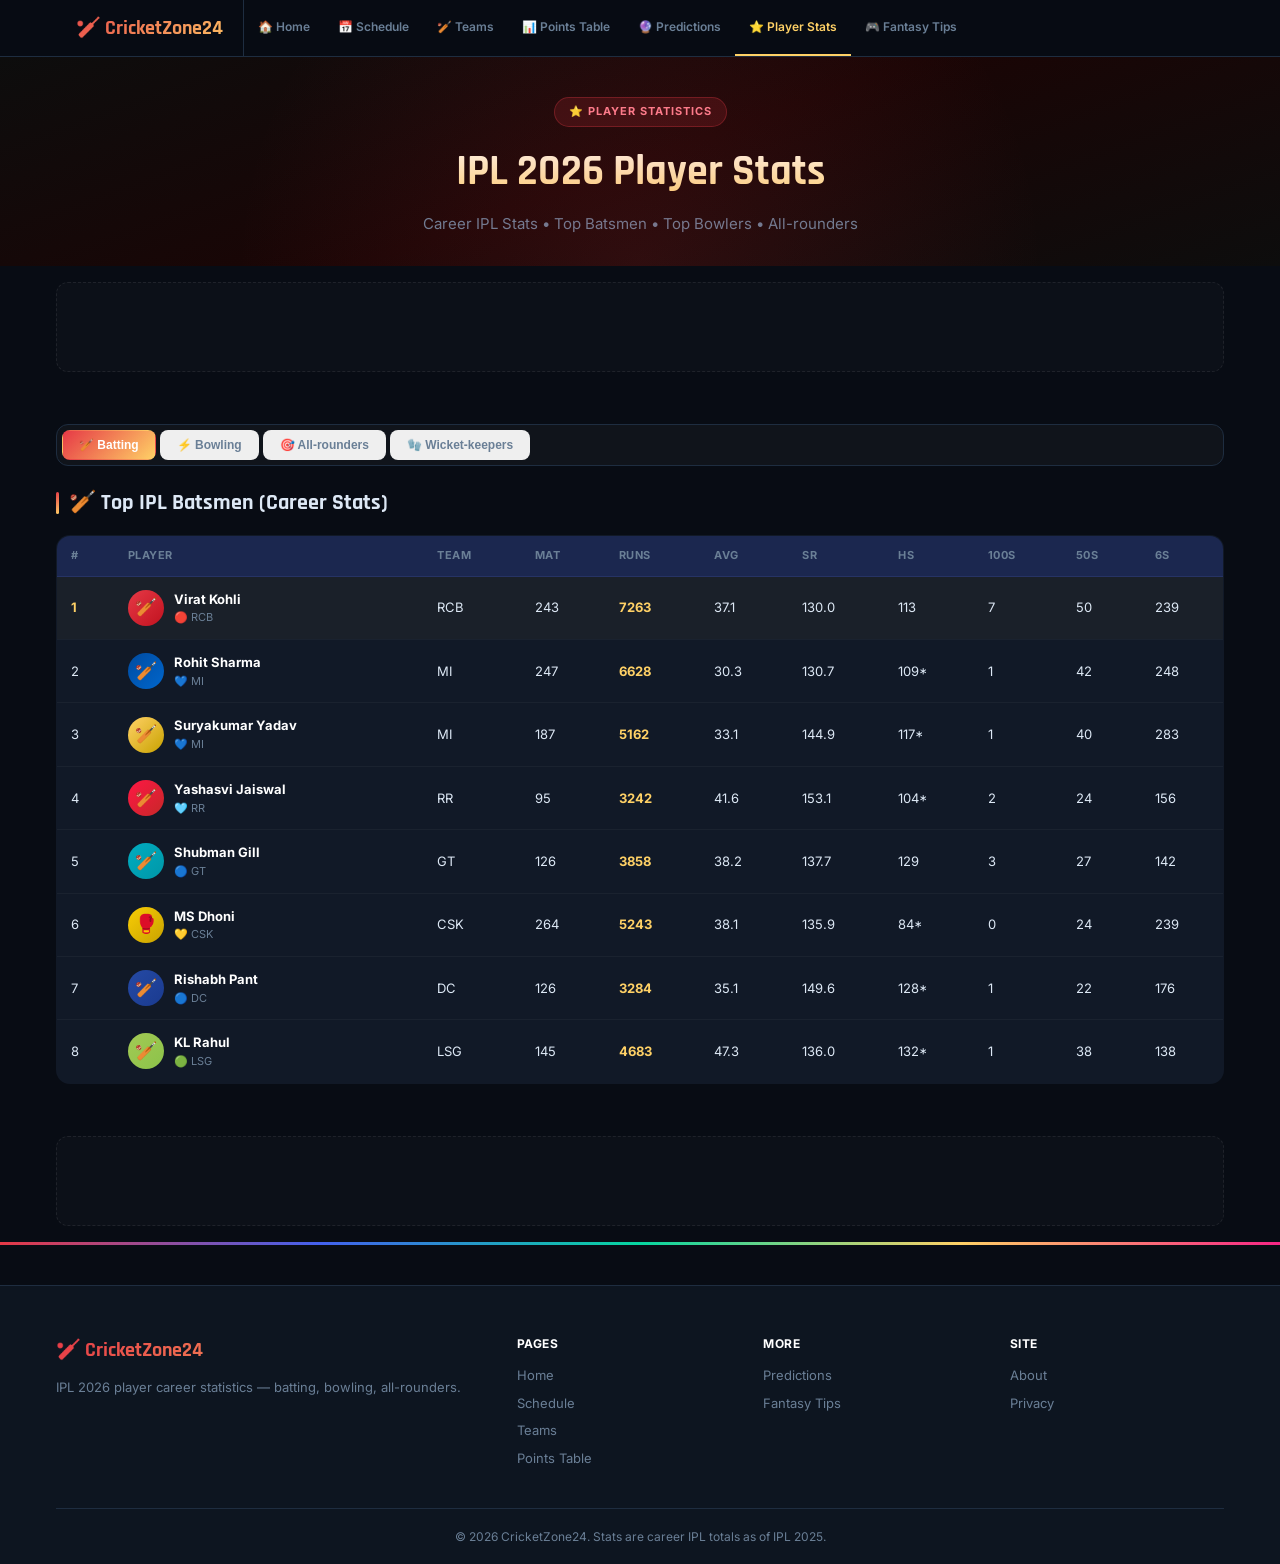
<file: ipl-stats.html>
<!DOCTYPE html>
<html lang="en">
<head>
<meta charset="UTF-8"><meta name="viewport" content="width=device-width, initial-scale=1.0">
<title>IPL 2026 Player Stats - Top Batsmen, Bowlers & All-rounders | CricketZone24</title>
<meta name="description" content="IPL 2026 player statistics — top run scorers, wicket takers, strike rates, averages. Virat Kohli, Jasprit Bumrah, Suryakumar Yadav career IPL stats.">
<link href="https://fonts.googleapis.com/css2?family=Rajdhani:wght@500;600;700&family=Inter:wght@400;500;600;700&display=swap" rel="stylesheet">
<link rel="stylesheet" href="ipl.css">
</head>
<body>
<nav class="navbar"><div class="nb-inner container"><a href="ipl-home.html" class="nb-logo">🏏 CricketZone24</a><div class="nb-links"><a href="ipl-home.html" class="nb-link">🏠 Home</a><a href="ipl-schedule.html" class="nb-link">📅 Schedule</a><a href="ipl-teams.html" class="nb-link">🏏 Teams</a><a href="ipl-points.html" class="nb-link">📊 Points Table</a><a href="ipl-predictions.html" class="nb-link">🔮 Predictions</a><a href="ipl-stats.html" class="nb-link active">⭐ Player Stats</a><a href="ipl-fantasy.html" class="nb-link">🎮 Fantasy Tips</a></div></div></nav>

<div class="page-hero"><div class="container"><div class="page-hero-badge">⭐ PLAYER STATISTICS</div><h1 class="page-hero-title">IPL 2026 Player Stats</h1><p class="page-hero-sub">Career IPL Stats • Top Batsmen • Top Bowlers • All-rounders</p></div></div>

<div class="container">
<div class="ad-slot ad-banner"><!-- AdSense --></div>

<!-- STATS TABS -->
<div class="section">
<div class="tabs" id="stats-tabs">
  <button class="tab active" onclick="showStats('batting',this)">🏏 Batting</button>
  <button class="tab" onclick="showStats('bowling',this)">⚡ Bowling</button>
  <button class="tab" onclick="showStats('allrounder',this)">🎯 All-rounders</button>
  <button class="tab" onclick="showStats('wicketkeeper',this)">🧤 Wicket-keepers</button>
</div>

<!-- BATTING STATS -->
<div id="stats-batting">
  <div class="section-title" style="margin-bottom:14px">🏏 Top IPL Batsmen (Career Stats)</div>
  <div style="overflow-x:auto">
  <table class="stats-table">
    <thead><tr><th>#</th><th>Player</th><th>Team</th><th>Mat</th><th>Runs</th><th>Avg</th><th>SR</th><th>HS</th><th>100s</th><th>50s</th><th>6s</th></tr></thead>
    <tbody>
      <tr class="top-row"><td><span style="color:#ffd166;font-weight:700">1</span></td>
        <td><div class="player-info"><div class="p-avatar" style="background:linear-gradient(135deg,#e63946,#c1121f)">🏏</div><div><div class="p-name">Virat Kohli</div><div class="p-team">🔴 RCB</div></div></div></td>
        <td>RCB</td><td>243</td><td class="stat-highlight">7263</td><td>37.1</td><td>130.0</td><td>113</td><td>7</td><td>50</td><td>239</td></tr>
      <tr><td>2</td>
        <td><div class="player-info"><div class="p-avatar" style="background:linear-gradient(135deg,#004BA0,#0066cc)">🏏</div><div><div class="p-name">Rohit Sharma</div><div class="p-team">💙 MI</div></div></div></td>
        <td>MI</td><td>247</td><td class="stat-highlight">6628</td><td>30.3</td><td>130.7</td><td>109*</td><td>1</td><td>42</td><td>248</td></tr>
      <tr><td>3</td>
        <td><div class="player-info"><div class="p-avatar" style="background:linear-gradient(135deg,#ffd166,#c8a200)">🏏</div><div><div class="p-name">Suryakumar Yadav</div><div class="p-team">💙 MI</div></div></div></td>
        <td>MI</td><td>187</td><td class="stat-highlight">5162</td><td>33.1</td><td>144.9</td><td>117*</td><td>1</td><td>40</td><td>283</td></tr>
      <tr><td>4</td>
        <td><div class="player-info"><div class="p-avatar" style="background:linear-gradient(135deg,#FF1744,#c62828)">🏏</div><div><div class="p-name">Yashasvi Jaiswal</div><div class="p-team">🩵 RR</div></div></div></td>
        <td>RR</td><td>95</td><td class="stat-highlight">3242</td><td>41.6</td><td>153.1</td><td>104*</td><td>2</td><td>24</td><td>156</td></tr>
      <tr><td>5</td>
        <td><div class="player-info"><div class="p-avatar" style="background:linear-gradient(135deg,#00ACC1,#0097a7)">🏏</div><div><div class="p-name">Shubman Gill</div><div class="p-team">🔵 GT</div></div></div></td>
        <td>GT</td><td>126</td><td class="stat-highlight">3858</td><td>38.2</td><td>137.7</td><td>129</td><td>3</td><td>27</td><td>142</td></tr>
      <tr><td>6</td>
        <td><div class="player-info"><div class="p-avatar" style="background:linear-gradient(135deg,#F9CD05,#c8a200)">🥊</div><div><div class="p-name">MS Dhoni</div><div class="p-team">💛 CSK</div></div></div></td>
        <td>CSK</td><td>264</td><td class="stat-highlight">5243</td><td>38.1</td><td>135.9</td><td>84*</td><td>0</td><td>24</td><td>239</td></tr>
      <tr><td>7</td>
        <td><div class="player-info"><div class="p-avatar" style="background:linear-gradient(135deg,#254AA5,#1a3a8f)">🏏</div><div><div class="p-name">Rishabh Pant</div><div class="p-team">🔵 DC</div></div></div></td>
        <td>DC</td><td>126</td><td class="stat-highlight">3284</td><td>35.1</td><td>149.6</td><td>128*</td><td>1</td><td>22</td><td>176</td></tr>
      <tr><td>8</td>
        <td><div class="player-info"><div class="p-avatar" style="background:linear-gradient(135deg,#A3C954,#8bc34a)">🏏</div><div><div class="p-name">KL Rahul</div><div class="p-team">🟢 LSG</div></div></div></td>
        <td>LSG</td><td>145</td><td class="stat-highlight">4683</td><td>47.3</td><td>136.0</td><td>132*</td><td>1</td><td>38</td><td>138</td></tr>
    </tbody>
  </table>
  </div>
</div>

<!-- BOWLING STATS -->
<div id="stats-bowling" style="display:none">
  <div class="section-title" style="margin-bottom:14px">⚡ Top IPL Bowlers (Career Stats)</div>
  <div style="overflow-x:auto">
  <table class="stats-table">
    <thead><tr><th>#</th><th>Player</th><th>Team</th><th>Mat</th><th>Wkts</th><th>Avg</th><th>Eco</th><th>SR</th><th>Best</th><th>4W</th><th>5W</th></tr></thead>
    <tbody>
      <tr class="top-row"><td><span style="color:#ffd166;font-weight:700">1</span></td>
        <td><div class="player-info"><div class="p-avatar" style="background:linear-gradient(135deg,#004BA0,#0066cc)">⚡</div><div><div class="p-name">Jasprit Bumrah</div><div class="p-team">💙 MI</div></div></div></td>
        <td>MI</td><td>135</td><td class="stat-highlight">145</td><td>22.5</td><td>7.39</td><td>18.2</td><td>5/10</td><td>8</td><td>2</td></tr>
      <tr><td>2</td>
        <td><div class="player-info"><div class="p-avatar" style="background:linear-gradient(135deg,#3A225D,#6b21a8)">🎯</div><div><div class="p-name">Sunil Narine</div><div class="p-team">🟣 KKR</div></div></div></td>
        <td>KKR</td><td>176</td><td class="stat-highlight">182</td><td>26.1</td><td>6.74</td><td>23.2</td><td>5/19</td><td>8</td><td>2</td></tr>
      <tr><td>3</td>
        <td><div class="player-info"><div class="p-avatar" style="background:linear-gradient(135deg,#00ACC1,#0097a7)">🎯</div><div><div class="p-name">Rashid Khan</div><div class="p-team">🔵 GT</div></div></div></td>
        <td>GT</td><td>142</td><td class="stat-highlight">155</td><td>21.4</td><td>6.33</td><td>20.3</td><td>4/24</td><td>14</td><td>0</td></tr>
      <tr><td>4</td>
        <td><div class="player-info"><div class="p-avatar" style="background:linear-gradient(135deg,#FF822A,#e85d00)">⚡</div><div><div class="p-name">Pat Cummins</div><div class="p-team">🟠 SRH</div></div></div></td>
        <td>SRH</td><td>98</td><td class="stat-highlight">112</td><td>28.3</td><td>8.62</td><td>19.7</td><td>4/14</td><td>6</td><td>0</td></tr>
      <tr><td>5</td>
        <td><div class="player-info"><div class="p-avatar" style="background:linear-gradient(135deg,#FF69B4,#e91e8c)">⚡</div><div><div class="p-name">Arshdeep Singh</div><div class="p-team">🩷 PBKS</div></div></div></td>
        <td>PBKS</td><td>78</td><td class="stat-highlight">92</td><td>26.8</td><td>8.41</td><td>19.1</td><td>5/32</td><td>4</td><td>1</td></tr>
      <tr><td>6</td>
        <td><div class="player-info"><div class="p-avatar" style="background:linear-gradient(135deg,#e63946,#c1121f)">⚡</div><div><div class="p-name">Mohammed Siraj</div><div class="p-team">🔴 RCB</div></div></div></td>
        <td>RCB</td><td>98</td><td class="stat-highlight">98</td><td>27.1</td><td>8.24</td><td>19.7</td><td>4/14</td><td>3</td><td>0</td></tr>
    </tbody>
  </table>
  </div>
</div>

<!-- ALL-ROUNDERS -->
<div id="stats-allrounder" style="display:none">
  <div class="section-title" style="margin-bottom:14px">🎯 Top IPL All-rounders</div>
  <div style="overflow-x:auto">
  <table class="stats-table">
    <thead><tr><th>#</th><th>Player</th><th>Team</th><th>Runs</th><th>Bat Avg</th><th>Bat SR</th><th>Wkts</th><th>Bowl Eco</th><th>Role</th></tr></thead>
    <tbody>
      <tr class="top-row"><td>1</td>
        <td><div class="player-info"><div class="p-avatar" style="background:linear-gradient(135deg,#004BA0,#0066cc)">🎯</div><div><div class="p-name">Hardik Pandya</div><div class="p-team">💙 MI</div></div></div></td>
        <td>MI</td><td class="stat-highlight">2942</td><td>29.1</td><td>144.4</td><td class="stat-highlight">128</td><td>8.92</td>
        <td><span style="background:rgba(255,209,102,0.15);color:#ffd166;border:1px solid rgba(255,209,102,0.3);padding:2px 7px;border-radius:8px;font-size:10px;font-weight:700">BATTING AR</span></td></tr>
      <tr><td>2</td>
        <td><div class="player-info"><div class="p-avatar" style="background:linear-gradient(135deg,#3A225D,#6b21a8)">🎯</div><div><div class="p-name">Sunil Narine</div><div class="p-team">🟣 KKR</div></div></div></td>
        <td>KKR</td><td class="stat-highlight">1538</td><td>20.0</td><td>155.8</td><td class="stat-highlight">182</td><td>6.74</td>
        <td><span style="background:rgba(131,56,236,0.15);color:#8338ec;border:1px solid rgba(131,56,236,0.3);padding:2px 7px;border-radius:8px;font-size:10px;font-weight:700">BOWLING AR</span></td></tr>
      <tr><td>3</td>
        <td><div class="player-info"><div class="p-avatar" style="background:linear-gradient(135deg,#FF1744,#c62828)">🎯</div><div><div class="p-name">Ravindra Jadeja</div><div class="p-team">🩵 RR</div></div></div></td>
        <td>RR</td><td class="stat-highlight">2693</td><td>27.0</td><td>132.9</td><td class="stat-highlight">152</td><td>7.62</td>
        <td><span style="background:rgba(6,214,160,0.12);color:#06d6a0;border:1px solid rgba(6,214,160,0.3);padding:2px 7px;border-radius:8px;font-size:10px;font-weight:700">BALANCED AR</span></td></tr>
      <tr><td>4</td>
        <td><div class="player-info"><div class="p-avatar" style="background:linear-gradient(135deg,#3A225D,#6b21a8)">🎯</div><div><div class="p-name">Cameron Green</div><div class="p-team">🟣 KKR</div></div></div></td>
        <td>KKR</td><td class="stat-highlight">682</td><td>28.4</td><td>141.2</td><td class="stat-highlight">22</td><td>9.12</td>
        <td><span style="background:rgba(255,209,102,0.15);color:#ffd166;border:1px solid rgba(255,209,102,0.3);padding:2px 7px;border-radius:8px;font-size:10px;font-weight:700">BATTING AR</span></td></tr>
    </tbody>
  </table>
  </div>
</div>

<!-- WICKET-KEEPERS -->
<div id="stats-wicketkeeper" style="display:none">
  <div class="section-title" style="margin-bottom:14px">🧤 Top IPL Wicket-keepers</div>
  <div style="overflow-x:auto">
  <table class="stats-table">
    <thead><tr><th>#</th><th>Player</th><th>Team</th><th>Mat</th><th>Runs</th><th>Avg</th><th>SR</th><th>HS</th><th>Dismissals</th></tr></thead>
    <tbody>
      <tr class="top-row"><td>1</td>
        <td><div class="player-info"><div class="p-avatar" style="background:linear-gradient(135deg,#F9CD05,#c8a200)">🥊</div><div><div class="p-name">MS Dhoni</div><div class="p-team">💛 CSK</div></div></div></td>
        <td>CSK</td><td>264</td><td class="stat-highlight">5243</td><td>38.1</td><td>135.9</td><td>84*</td><td>182</td></tr>
      <tr><td>2</td>
        <td><div class="player-info"><div class="p-avatar" style="background:linear-gradient(135deg,#254AA5,#1a3a8f)">🧤</div><div><div class="p-name">Rishabh Pant</div><div class="p-team">🔵 DC</div></div></div></td>
        <td>DC</td><td>126</td><td class="stat-highlight">3284</td><td>35.1</td><td>149.6</td><td>128*</td><td>98</td></tr>
      <tr><td>3</td>
        <td><div class="player-info"><div class="p-avatar" style="background:linear-gradient(135deg,#A3C954,#8bc34a)">🧤</div><div><div class="p-name">KL Rahul</div><div class="p-team">🟢 LSG</div></div></div></td>
        <td>LSG</td><td>145</td><td class="stat-highlight">4683</td><td>47.3</td><td>136.0</td><td>132*</td><td>112</td></tr>
      <tr><td>4</td>
        <td><div class="player-info"><div class="p-avatar" style="background:linear-gradient(135deg,#FF1744,#c62828)">🧤</div><div><div class="p-name">Sanju Samson</div><div class="p-team">💛 CSK</div></div></div></td>
        <td>CSK</td><td>168</td><td class="stat-highlight">4326</td><td>34.4</td><td>142.3</td><td>119</td><td>128</td></tr>
      <tr><td>5</td>
        <td><div class="player-info"><div class="p-avatar" style="background:linear-gradient(135deg,#00ACC1,#0097a7)">🧤</div><div><div class="p-name">Jos Buttler</div><div class="p-team">🔵 GT</div></div></div></td>
        <td>GT</td><td>94</td><td class="stat-highlight">3582</td><td>41.2</td><td>149.8</td><td>124</td><td>68</td></tr>
    </tbody>
  </table>
  </div>
</div>
</div><!-- end section -->

<div class="ad-slot ad-banner"><!-- AdSense --></div>
</div>

<div class="footer-rainbow"></div>
<footer class="footer"><div class="container"><div class="footer-grid"><div><div class="footer-logo">🏏 CricketZone24</div><p class="footer-desc">IPL 2026 player career statistics — batting, bowling, all-rounders.</p></div><div><div class="footer-h">Pages</div><a href="ipl-home.html" class="footer-a">Home</a><a href="ipl-schedule.html" class="footer-a">Schedule</a><a href="ipl-teams.html" class="footer-a">Teams</a><a href="ipl-points.html" class="footer-a">Points Table</a></div><div><div class="footer-h">More</div><a href="ipl-predictions.html" class="footer-a">Predictions</a><a href="ipl-fantasy.html" class="footer-a">Fantasy Tips</a></div><div><div class="footer-h">Site</div><a href="about.html" class="footer-a">About</a><a href="privacy.html" class="footer-a">Privacy</a></div></div><div class="footer-bottom">© 2026 CricketZone24. Stats are career IPL totals as of IPL 2025.</div></div></footer>
<script src="ipl.js"></script>
<script>
function showStats(id, btn) {
  ['batting','bowling','allrounder','wicketkeeper'].forEach(t => {
    const el = document.getElementById('stats-'+t);
    if(el) el.style.display = 'none';
  });
  document.querySelectorAll('#stats-tabs .tab').forEach(t => t.classList.remove('active'));
  const target = document.getElementById('stats-'+id);
  if(target) target.style.display = 'block';
  btn.classList.add('active');
}
</script>
</body>
</html>
</file>
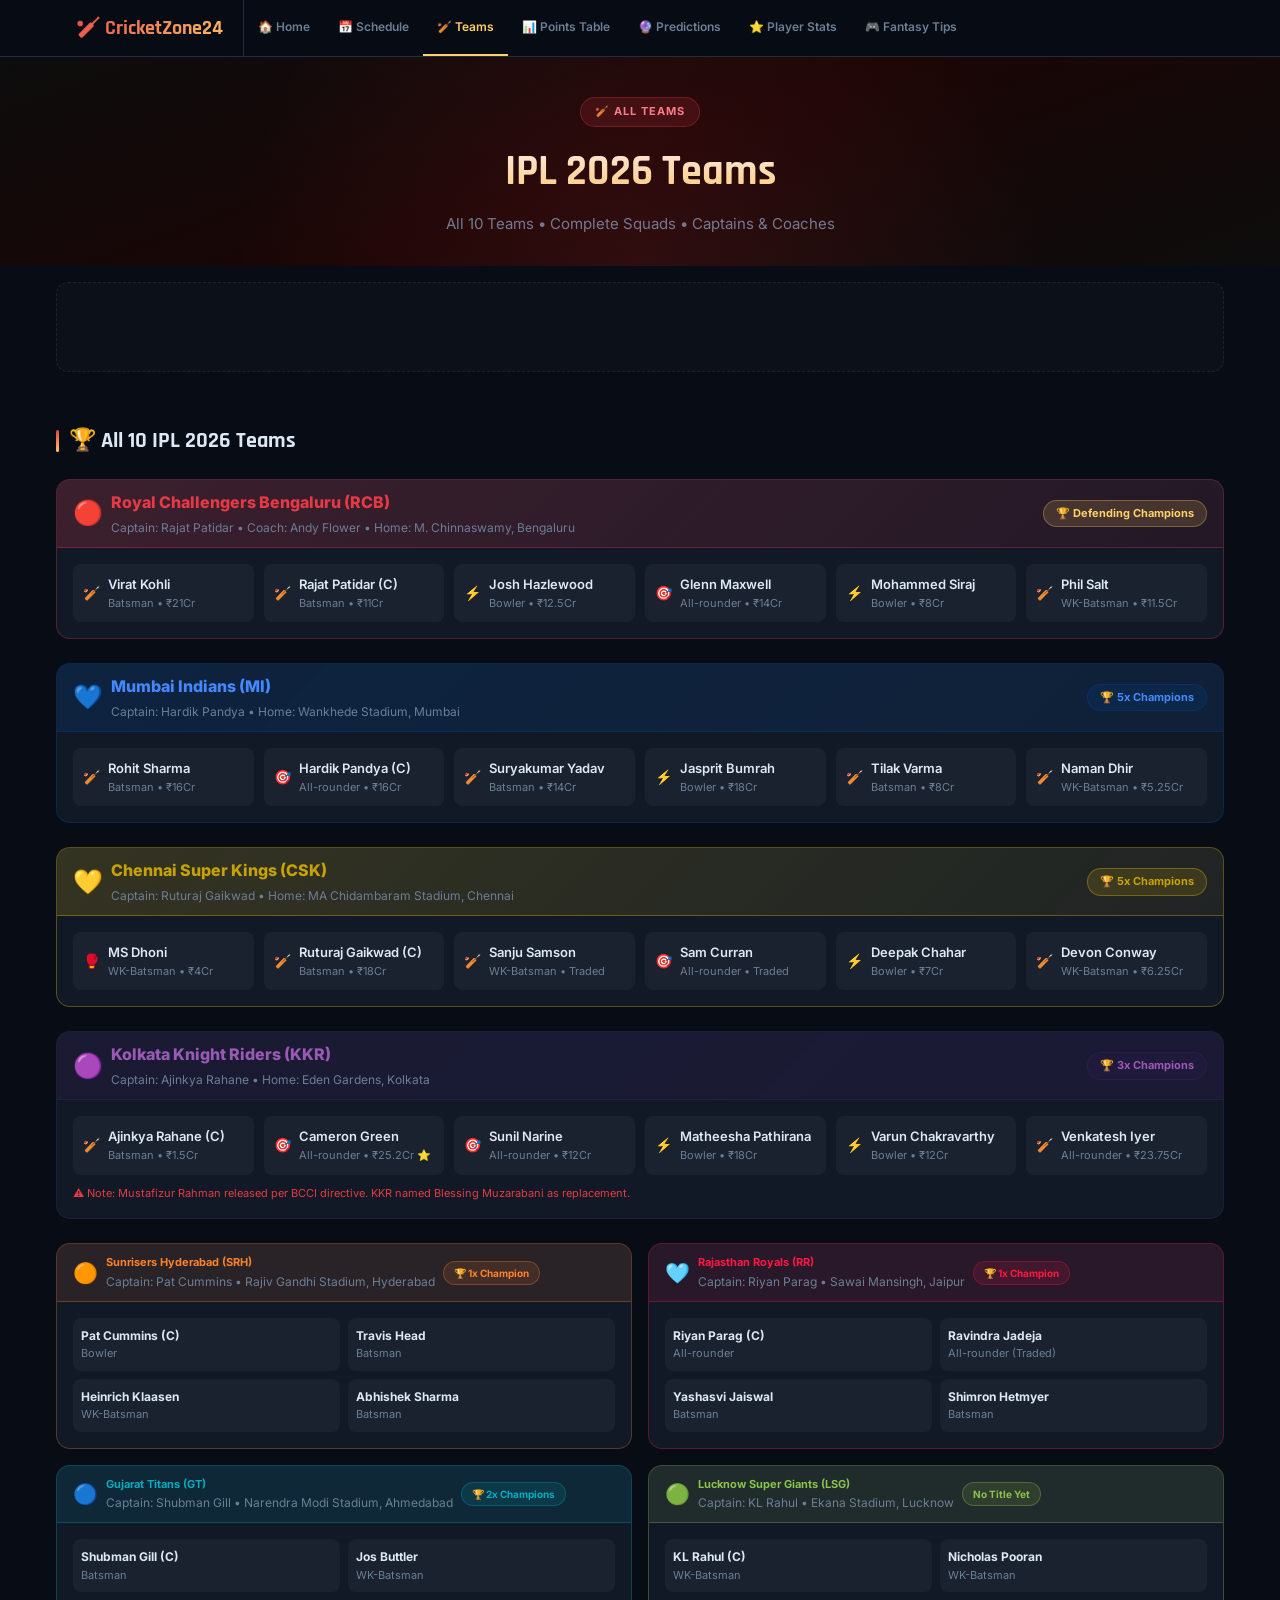
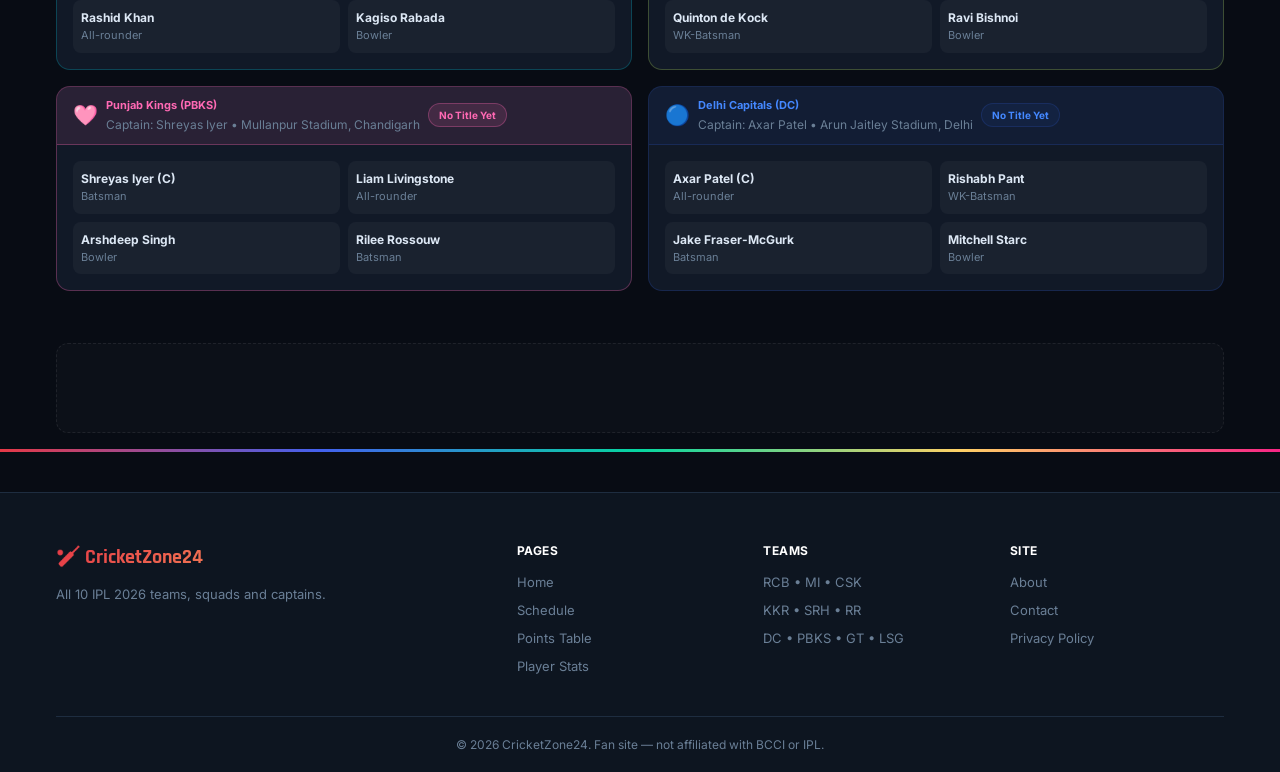
<file: ipl-teams.html>
<!DOCTYPE html>
<html lang="en">
<head>
<meta charset="UTF-8"><meta name="viewport" content="width=device-width, initial-scale=1.0">
<title>IPL 2026 Teams, Squads & Captains - All 10 Teams | CricketZone24</title>
<meta name="description" content="IPL 2026 all 10 teams, complete squads, captains, coaches and home grounds. RCB, MI, CSK, KKR, SRH, RR, DC, PBKS, GT, LSG full squad lists.">
<link href="https://fonts.googleapis.com/css2?family=Rajdhani:wght@500;600;700&family=Inter:wght@400;500;600;700&display=swap" rel="stylesheet">
<link rel="stylesheet" href="ipl.css">
</head>
<body>
<nav class="navbar"><div class="nb-inner container"><a href="ipl-home.html" class="nb-logo">🏏 CricketZone24</a><div class="nb-links"><a href="ipl-home.html" class="nb-link">🏠 Home</a><a href="ipl-schedule.html" class="nb-link">📅 Schedule</a><a href="ipl-teams.html" class="nb-link active">🏏 Teams</a><a href="ipl-points.html" class="nb-link">📊 Points Table</a><a href="ipl-predictions.html" class="nb-link">🔮 Predictions</a><a href="ipl-stats.html" class="nb-link">⭐ Player Stats</a><a href="ipl-fantasy.html" class="nb-link">🎮 Fantasy Tips</a></div></div></nav>

<div class="page-hero"><div class="container"><div class="page-hero-badge">🏏 ALL TEAMS</div><h1 class="page-hero-title">IPL 2026 Teams</h1><p class="page-hero-sub">All 10 Teams • Complete Squads • Captains & Coaches</p></div></div>

<div class="container">
<div class="ad-slot ad-banner"><!-- AdSense Banner --></div>

<!-- TEAM CARDS GRID -->
<div class="section">
<div class="section-title">🏆 All 10 IPL 2026 Teams</div>

<!-- RCB -->
<div class="card" style="margin-bottom:24px;border-color:rgba(230,57,70,0.3)">
  <div class="card-head" style="background:linear-gradient(135deg,rgba(230,57,70,0.2),rgba(193,18,31,0.1));border-bottom-color:rgba(230,57,70,0.3)">
    <span style="font-size:24px">🔴</span>
    <div style="flex:1">
      <div style="font-weight:800;font-size:16px;color:#e63946">Royal Challengers Bengaluru (RCB)</div>
      <div style="font-size:12px;color:#6a7f96;margin-top:2px">Captain: Rajat Patidar • Coach: Andy Flower • Home: M. Chinnaswamy, Bengaluru</div>
    </div>
    <span style="background:rgba(255,209,102,0.15);border:1px solid rgba(255,209,102,0.3);color:#ffd166;padding:4px 12px;border-radius:20px;font-size:11px;font-weight:700">🏆 Defending Champions</span>
  </div>
  <div class="card-body">
    <div style="display:grid;grid-template-columns:repeat(auto-fill,minmax(180px,1fr));gap:10px">
      <div style="background:rgba(255,255,255,0.04);border-radius:8px;padding:10px;display:flex;align-items:center;gap:8px"><span>🏏</span><div><div style="font-weight:600;font-size:13px">Virat Kohli</div><div style="font-size:11px;color:#6a7f96">Batsman • ₹21Cr</div></div></div>
      <div style="background:rgba(255,255,255,0.04);border-radius:8px;padding:10px;display:flex;align-items:center;gap:8px"><span>🏏</span><div><div style="font-weight:600;font-size:13px">Rajat Patidar (C)</div><div style="font-size:11px;color:#6a7f96">Batsman • ₹11Cr</div></div></div>
      <div style="background:rgba(255,255,255,0.04);border-radius:8px;padding:10px;display:flex;align-items:center;gap:8px"><span>⚡</span><div><div style="font-weight:600;font-size:13px">Josh Hazlewood</div><div style="font-size:11px;color:#6a7f96">Bowler • ₹12.5Cr</div></div></div>
      <div style="background:rgba(255,255,255,0.04);border-radius:8px;padding:10px;display:flex;align-items:center;gap:8px"><span>🎯</span><div><div style="font-weight:600;font-size:13px">Glenn Maxwell</div><div style="font-size:11px;color:#6a7f96">All-rounder • ₹14Cr</div></div></div>
      <div style="background:rgba(255,255,255,0.04);border-radius:8px;padding:10px;display:flex;align-items:center;gap:8px"><span>⚡</span><div><div style="font-weight:600;font-size:13px">Mohammed Siraj</div><div style="font-size:11px;color:#6a7f96">Bowler • ₹8Cr</div></div></div>
      <div style="background:rgba(255,255,255,0.04);border-radius:8px;padding:10px;display:flex;align-items:center;gap:8px"><span>🏏</span><div><div style="font-weight:600;font-size:13px">Phil Salt</div><div style="font-size:11px;color:#6a7f96">WK-Batsman • ₹11.5Cr</div></div></div>
    </div>
  </div>
</div>

<!-- MI -->
<div class="card" style="margin-bottom:24px;border-color:rgba(0,75,160,0.3)">
  <div class="card-head" style="background:linear-gradient(135deg,rgba(0,75,160,0.2),rgba(0,102,204,0.1));border-bottom-color:rgba(0,75,160,0.3)">
    <span style="font-size:24px">💙</span>
    <div style="flex:1"><div style="font-weight:800;font-size:16px;color:#4488ff">Mumbai Indians (MI)</div><div style="font-size:12px;color:#6a7f96;margin-top:2px">Captain: Hardik Pandya • Home: Wankhede Stadium, Mumbai</div></div>
    <span style="background:rgba(0,75,160,0.15);border:1px solid rgba(0,75,160,0.3);color:#4488ff;padding:4px 12px;border-radius:20px;font-size:11px;font-weight:700">🏆 5x Champions</span>
  </div>
  <div class="card-body">
    <div style="display:grid;grid-template-columns:repeat(auto-fill,minmax(180px,1fr));gap:10px">
      <div style="background:rgba(255,255,255,0.04);border-radius:8px;padding:10px;display:flex;align-items:center;gap:8px"><span>🏏</span><div><div style="font-weight:600;font-size:13px">Rohit Sharma</div><div style="font-size:11px;color:#6a7f96">Batsman • ₹16Cr</div></div></div>
      <div style="background:rgba(255,255,255,0.04);border-radius:8px;padding:10px;display:flex;align-items:center;gap:8px"><span>🎯</span><div><div style="font-weight:600;font-size:13px">Hardik Pandya (C)</div><div style="font-size:11px;color:#6a7f96">All-rounder • ₹16Cr</div></div></div>
      <div style="background:rgba(255,255,255,0.04);border-radius:8px;padding:10px;display:flex;align-items:center;gap:8px"><span>🏏</span><div><div style="font-weight:600;font-size:13px">Suryakumar Yadav</div><div style="font-size:11px;color:#6a7f96">Batsman • ₹14Cr</div></div></div>
      <div style="background:rgba(255,255,255,0.04);border-radius:8px;padding:10px;display:flex;align-items:center;gap:8px"><span>⚡</span><div><div style="font-weight:600;font-size:13px">Jasprit Bumrah</div><div style="font-size:11px;color:#6a7f96">Bowler • ₹18Cr</div></div></div>
      <div style="background:rgba(255,255,255,0.04);border-radius:8px;padding:10px;display:flex;align-items:center;gap:8px"><span>🏏</span><div><div style="font-weight:600;font-size:13px">Tilak Varma</div><div style="font-size:11px;color:#6a7f96">Batsman • ₹8Cr</div></div></div>
      <div style="background:rgba(255,255,255,0.04);border-radius:8px;padding:10px;display:flex;align-items:center;gap:8px"><span>🏏</span><div><div style="font-weight:600;font-size:13px">Naman Dhir</div><div style="font-size:11px;color:#6a7f96">WK-Batsman • ₹5.25Cr</div></div></div>
    </div>
  </div>
</div>

<!-- CSK -->
<div class="card" style="margin-bottom:24px;border-color:rgba(249,205,5,0.3)">
  <div class="card-head" style="background:linear-gradient(135deg,rgba(249,205,5,0.15),rgba(200,162,0,0.08));border-bottom-color:rgba(249,205,5,0.3)">
    <span style="font-size:24px">💛</span>
    <div style="flex:1"><div style="font-weight:800;font-size:16px;color:#c8a200">Chennai Super Kings (CSK)</div><div style="font-size:12px;color:#6a7f96;margin-top:2px">Captain: Ruturaj Gaikwad • Home: MA Chidambaram Stadium, Chennai</div></div>
    <span style="background:rgba(249,205,5,0.12);border:1px solid rgba(249,205,5,0.3);color:#c8a200;padding:4px 12px;border-radius:20px;font-size:11px;font-weight:700">🏆 5x Champions</span>
  </div>
  <div class="card-body">
    <div style="display:grid;grid-template-columns:repeat(auto-fill,minmax(180px,1fr));gap:10px">
      <div style="background:rgba(255,255,255,0.04);border-radius:8px;padding:10px;display:flex;align-items:center;gap:8px"><span>🥊</span><div><div style="font-weight:600;font-size:13px">MS Dhoni</div><div style="font-size:11px;color:#6a7f96">WK-Batsman • ₹4Cr</div></div></div>
      <div style="background:rgba(255,255,255,0.04);border-radius:8px;padding:10px;display:flex;align-items:center;gap:8px"><span>🏏</span><div><div style="font-weight:600;font-size:13px">Ruturaj Gaikwad (C)</div><div style="font-size:11px;color:#6a7f96">Batsman • ₹18Cr</div></div></div>
      <div style="background:rgba(255,255,255,0.04);border-radius:8px;padding:10px;display:flex;align-items:center;gap:8px"><span>🏏</span><div><div style="font-weight:600;font-size:13px">Sanju Samson</div><div style="font-size:11px;color:#6a7f96">WK-Batsman • Traded</div></div></div>
      <div style="background:rgba(255,255,255,0.04);border-radius:8px;padding:10px;display:flex;align-items:center;gap:8px"><span>🎯</span><div><div style="font-weight:600;font-size:13px">Sam Curran</div><div style="font-size:11px;color:#6a7f96">All-rounder • Traded</div></div></div>
      <div style="background:rgba(255,255,255,0.04);border-radius:8px;padding:10px;display:flex;align-items:center;gap:8px"><span>⚡</span><div><div style="font-weight:600;font-size:13px">Deepak Chahar</div><div style="font-size:11px;color:#6a7f96">Bowler • ₹7Cr</div></div></div>
      <div style="background:rgba(255,255,255,0.04);border-radius:8px;padding:10px;display:flex;align-items:center;gap:8px"><span>🏏</span><div><div style="font-weight:600;font-size:13px">Devon Conway</div><div style="font-size:11px;color:#6a7f96">WK-Batsman • ₹6.25Cr</div></div></div>
    </div>
  </div>
</div>

<!-- KKR -->
<div class="card" style="margin-bottom:24px;border-color:rgba(58,34,93,0.4)">
  <div class="card-head" style="background:linear-gradient(135deg,rgba(58,34,93,0.2),rgba(107,33,168,0.1));border-bottom-color:rgba(58,34,93,0.4)">
    <span style="font-size:24px">🟣</span>
    <div style="flex:1"><div style="font-weight:800;font-size:16px;color:#9b59b6">Kolkata Knight Riders (KKR)</div><div style="font-size:12px;color:#6a7f96;margin-top:2px">Captain: Ajinkya Rahane • Home: Eden Gardens, Kolkata</div></div>
    <span style="background:rgba(58,34,93,0.2);border:1px solid rgba(58,34,93,0.4);color:#9b59b6;padding:4px 12px;border-radius:20px;font-size:11px;font-weight:700">🏆 3x Champions</span>
  </div>
  <div class="card-body">
    <div style="display:grid;grid-template-columns:repeat(auto-fill,minmax(180px,1fr));gap:10px">
      <div style="background:rgba(255,255,255,0.04);border-radius:8px;padding:10px;display:flex;align-items:center;gap:8px"><span>🏏</span><div><div style="font-weight:600;font-size:13px">Ajinkya Rahane (C)</div><div style="font-size:11px;color:#6a7f96">Batsman • ₹1.5Cr</div></div></div>
      <div style="background:rgba(255,255,255,0.04);border-radius:8px;padding:10px;display:flex;align-items:center;gap:8px"><span>🎯</span><div><div style="font-weight:600;font-size:13px">Cameron Green</div><div style="font-size:11px;color:#6a7f96">All-rounder • ₹25.2Cr ⭐</div></div></div>
      <div style="background:rgba(255,255,255,0.04);border-radius:8px;padding:10px;display:flex;align-items:center;gap:8px"><span>🎯</span><div><div style="font-weight:600;font-size:13px">Sunil Narine</div><div style="font-size:11px;color:#6a7f96">All-rounder • ₹12Cr</div></div></div>
      <div style="background:rgba(255,255,255,0.04);border-radius:8px;padding:10px;display:flex;align-items:center;gap:8px"><span>⚡</span><div><div style="font-weight:600;font-size:13px">Matheesha Pathirana</div><div style="font-size:11px;color:#6a7f96">Bowler • ₹18Cr</div></div></div>
      <div style="background:rgba(255,255,255,0.04);border-radius:8px;padding:10px;display:flex;align-items:center;gap:8px"><span>⚡</span><div><div style="font-weight:600;font-size:13px">Varun Chakravarthy</div><div style="font-size:11px;color:#6a7f96">Bowler • ₹12Cr</div></div></div>
      <div style="background:rgba(255,255,255,0.04);border-radius:8px;padding:10px;display:flex;align-items:center;gap:8px"><span>🏏</span><div><div style="font-weight:600;font-size:13px">Venkatesh Iyer</div><div style="font-size:11px;color:#6a7f96">All-rounder • ₹23.75Cr</div></div></div>
    </div>
    <p style="font-size:11px;color:#e63946;margin-top:10px">⚠️ Note: Mustafizur Rahman released per BCCI directive. KKR named Blessing Muzarabani as replacement.</p>
  </div>
</div>

<!-- REMAINING TEAMS SUMMARY -->
<div class="grid-2" style="gap:16px">

<div class="card" style="border-color:rgba(255,130,42,0.3)">
  <div class="card-head" style="background:rgba(255,130,42,0.1);border-bottom-color:rgba(255,130,42,0.3)">
    <span style="font-size:20px">🟠</span>
    <div><div style="font-weight:700;color:#FF822A">Sunrisers Hyderabad (SRH)</div><div style="font-size:12px;color:#6a7f96">Captain: Pat Cummins • Rajiv Gandhi Stadium, Hyderabad</div></div>
    <span style="background:rgba(255,130,42,0.12);border:1px solid rgba(255,130,42,0.3);color:#FF822A;padding:3px 10px;border-radius:15px;font-size:10px;font-weight:700">🏆 1x Champion</span>
  </div>
  <div class="card-body">
    <div style="display:grid;grid-template-columns:1fr 1fr;gap:8px;font-size:12px">
      <div style="background:rgba(255,255,255,0.04);border-radius:8px;padding:8px"><strong>Pat Cummins (C)</strong><div style="color:#6a7f96;font-size:11px">Bowler</div></div>
      <div style="background:rgba(255,255,255,0.04);border-radius:8px;padding:8px"><strong>Travis Head</strong><div style="color:#6a7f96;font-size:11px">Batsman</div></div>
      <div style="background:rgba(255,255,255,0.04);border-radius:8px;padding:8px"><strong>Heinrich Klaasen</strong><div style="color:#6a7f96;font-size:11px">WK-Batsman</div></div>
      <div style="background:rgba(255,255,255,0.04);border-radius:8px;padding:8px"><strong>Abhishek Sharma</strong><div style="color:#6a7f96;font-size:11px">Batsman</div></div>
    </div>
  </div>
</div>

<div class="card" style="border-color:rgba(255,23,68,0.3)">
  <div class="card-head" style="background:rgba(255,23,68,0.1);border-bottom-color:rgba(255,23,68,0.3)">
    <span style="font-size:20px">🩵</span>
    <div><div style="font-weight:700;color:#FF1744">Rajasthan Royals (RR)</div><div style="font-size:12px;color:#6a7f96">Captain: Riyan Parag • Sawai Mansingh, Jaipur</div></div>
    <span style="background:rgba(255,23,68,0.12);border:1px solid rgba(255,23,68,0.3);color:#FF1744;padding:3px 10px;border-radius:15px;font-size:10px;font-weight:700">🏆 1x Champion</span>
  </div>
  <div class="card-body">
    <div style="display:grid;grid-template-columns:1fr 1fr;gap:8px;font-size:12px">
      <div style="background:rgba(255,255,255,0.04);border-radius:8px;padding:8px"><strong>Riyan Parag (C)</strong><div style="color:#6a7f96;font-size:11px">All-rounder</div></div>
      <div style="background:rgba(255,255,255,0.04);border-radius:8px;padding:8px"><strong>Ravindra Jadeja</strong><div style="color:#6a7f96;font-size:11px">All-rounder (Traded)</div></div>
      <div style="background:rgba(255,255,255,0.04);border-radius:8px;padding:8px"><strong>Yashasvi Jaiswal</strong><div style="color:#6a7f96;font-size:11px">Batsman</div></div>
      <div style="background:rgba(255,255,255,0.04);border-radius:8px;padding:8px"><strong>Shimron Hetmyer</strong><div style="color:#6a7f96;font-size:11px">Batsman</div></div>
    </div>
  </div>
</div>

<div class="card" style="border-color:rgba(0,172,193,0.3)">
  <div class="card-head" style="background:rgba(0,172,193,0.1);border-bottom-color:rgba(0,172,193,0.3)">
    <span style="font-size:20px">🔵</span>
    <div><div style="font-weight:700;color:#00ACC1">Gujarat Titans (GT)</div><div style="font-size:12px;color:#6a7f96">Captain: Shubman Gill • Narendra Modi Stadium, Ahmedabad</div></div>
    <span style="background:rgba(0,172,193,0.12);border:1px solid rgba(0,172,193,0.3);color:#00ACC1;padding:3px 10px;border-radius:15px;font-size:10px;font-weight:700">🏆 2x Champions</span>
  </div>
  <div class="card-body">
    <div style="display:grid;grid-template-columns:1fr 1fr;gap:8px;font-size:12px">
      <div style="background:rgba(255,255,255,0.04);border-radius:8px;padding:8px"><strong>Shubman Gill (C)</strong><div style="color:#6a7f96;font-size:11px">Batsman</div></div>
      <div style="background:rgba(255,255,255,0.04);border-radius:8px;padding:8px"><strong>Jos Buttler</strong><div style="color:#6a7f96;font-size:11px">WK-Batsman</div></div>
      <div style="background:rgba(255,255,255,0.04);border-radius:8px;padding:8px"><strong>Rashid Khan</strong><div style="color:#6a7f96;font-size:11px">All-rounder</div></div>
      <div style="background:rgba(255,255,255,0.04);border-radius:8px;padding:8px"><strong>Kagiso Rabada</strong><div style="color:#6a7f96;font-size:11px">Bowler</div></div>
    </div>
  </div>
</div>

<div class="card" style="border-color:rgba(163,201,84,0.3)">
  <div class="card-head" style="background:rgba(163,201,84,0.1);border-bottom-color:rgba(163,201,84,0.3)">
    <span style="font-size:20px">🟢</span>
    <div><div style="font-weight:700;color:#8bc34a">Lucknow Super Giants (LSG)</div><div style="font-size:12px;color:#6a7f96">Captain: KL Rahul • Ekana Stadium, Lucknow</div></div>
    <span style="background:rgba(163,201,84,0.12);border:1px solid rgba(163,201,84,0.3);color:#8bc34a;padding:3px 10px;border-radius:15px;font-size:10px;font-weight:700">No Title Yet</span>
  </div>
  <div class="card-body">
    <div style="display:grid;grid-template-columns:1fr 1fr;gap:8px;font-size:12px">
      <div style="background:rgba(255,255,255,0.04);border-radius:8px;padding:8px"><strong>KL Rahul (C)</strong><div style="color:#6a7f96;font-size:11px">WK-Batsman</div></div>
      <div style="background:rgba(255,255,255,0.04);border-radius:8px;padding:8px"><strong>Nicholas Pooran</strong><div style="color:#6a7f96;font-size:11px">WK-Batsman</div></div>
      <div style="background:rgba(255,255,255,0.04);border-radius:8px;padding:8px"><strong>Quinton de Kock</strong><div style="color:#6a7f96;font-size:11px">WK-Batsman</div></div>
      <div style="background:rgba(255,255,255,0.04);border-radius:8px;padding:8px"><strong>Ravi Bishnoi</strong><div style="color:#6a7f96;font-size:11px">Bowler</div></div>
    </div>
  </div>
</div>

<div class="card" style="border-color:rgba(255,105,180,0.3)">
  <div class="card-head" style="background:rgba(255,105,180,0.1);border-bottom-color:rgba(255,105,180,0.3)">
    <span style="font-size:20px">🩷</span>
    <div><div style="font-weight:700;color:#FF69B4">Punjab Kings (PBKS)</div><div style="font-size:12px;color:#6a7f96">Captain: Shreyas Iyer • Mullanpur Stadium, Chandigarh</div></div>
    <span style="background:rgba(255,105,180,0.12);border:1px solid rgba(255,105,180,0.3);color:#FF69B4;padding:3px 10px;border-radius:15px;font-size:10px;font-weight:700">No Title Yet</span>
  </div>
  <div class="card-body">
    <div style="display:grid;grid-template-columns:1fr 1fr;gap:8px;font-size:12px">
      <div style="background:rgba(255,255,255,0.04);border-radius:8px;padding:8px"><strong>Shreyas Iyer (C)</strong><div style="color:#6a7f96;font-size:11px">Batsman</div></div>
      <div style="background:rgba(255,255,255,0.04);border-radius:8px;padding:8px"><strong>Liam Livingstone</strong><div style="color:#6a7f96;font-size:11px">All-rounder</div></div>
      <div style="background:rgba(255,255,255,0.04);border-radius:8px;padding:8px"><strong>Arshdeep Singh</strong><div style="color:#6a7f96;font-size:11px">Bowler</div></div>
      <div style="background:rgba(255,255,255,0.04);border-radius:8px;padding:8px"><strong>Rilee Rossouw</strong><div style="color:#6a7f96;font-size:11px">Batsman</div></div>
    </div>
  </div>
</div>

<div class="card" style="border-color:rgba(37,74,165,0.3)">
  <div class="card-head" style="background:rgba(37,74,165,0.1);border-bottom-color:rgba(37,74,165,0.3)">
    <span style="font-size:20px">🔵</span>
    <div><div style="font-weight:700;color:#4488ff">Delhi Capitals (DC)</div><div style="font-size:12px;color:#6a7f96">Captain: Axar Patel • Arun Jaitley Stadium, Delhi</div></div>
    <span style="background:rgba(37,74,165,0.12);border:1px solid rgba(37,74,165,0.3);color:#4488ff;padding:3px 10px;border-radius:15px;font-size:10px;font-weight:700">No Title Yet</span>
  </div>
  <div class="card-body">
    <div style="display:grid;grid-template-columns:1fr 1fr;gap:8px;font-size:12px">
      <div style="background:rgba(255,255,255,0.04);border-radius:8px;padding:8px"><strong>Axar Patel (C)</strong><div style="color:#6a7f96;font-size:11px">All-rounder</div></div>
      <div style="background:rgba(255,255,255,0.04);border-radius:8px;padding:8px"><strong>Rishabh Pant</strong><div style="color:#6a7f96;font-size:11px">WK-Batsman</div></div>
      <div style="background:rgba(255,255,255,0.04);border-radius:8px;padding:8px"><strong>Jake Fraser-McGurk</strong><div style="color:#6a7f96;font-size:11px">Batsman</div></div>
      <div style="background:rgba(255,255,255,0.04);border-radius:8px;padding:8px"><strong>Mitchell Starc</strong><div style="color:#6a7f96;font-size:11px">Bowler</div></div>
    </div>
  </div>
</div>

</div><!-- end grid-2 -->
</div>

<div class="ad-slot ad-banner"><!-- AdSense Bottom --></div>
</div>

<div class="footer-rainbow"></div>
<footer class="footer"><div class="container"><div class="footer-grid"><div><div class="footer-logo">🏏 CricketZone24</div><p class="footer-desc">All 10 IPL 2026 teams, squads and captains.</p></div><div><div class="footer-h">Pages</div><a href="ipl-home.html" class="footer-a">Home</a><a href="ipl-schedule.html" class="footer-a">Schedule</a><a href="ipl-points.html" class="footer-a">Points Table</a><a href="ipl-stats.html" class="footer-a">Player Stats</a></div><div><div class="footer-h">Teams</div><a href="#" class="footer-a">RCB • MI • CSK</a><a href="#" class="footer-a">KKR • SRH • RR</a><a href="#" class="footer-a">DC • PBKS • GT • LSG</a></div><div><div class="footer-h">Site</div><a href="about.html" class="footer-a">About</a><a href="contact.html" class="footer-a">Contact</a><a href="privacy.html" class="footer-a">Privacy Policy</a></div></div><div class="footer-bottom">© 2026 CricketZone24. Fan site — not affiliated with BCCI or IPL.</div></div></footer>
<script src="ipl.js"></script>
</body>
</html>
</file>
<file: ipl.css>
/* ============================================
   CRICKETZONE24 — IPL 2026 COMPLETE SITE CSS
   ============================================ */
*{box-sizing:border-box;margin:0;padding:0}
:root{
  --red:#e63946;--gold:#ffd166;--dark:#080c14;
  --navy:#0d1520;--card:#111927;--card2:#162030;
  --border:#1e2d40;--text:#dde8f5;--muted:#6a7f96;
  --green:#06d6a0;--blue:#4361ee;--orange:#f4a261;
  --pink:#f72585;--purple:#8338ec;
  --grad:linear-gradient(135deg,#e63946,#ffd166);
  --grad2:linear-gradient(135deg,#4361ee,#8338ec);
  --grad3:linear-gradient(135deg,#06d6a0,#4361ee);
}
html{scroll-behavior:smooth}
body{font-family:'Inter',sans-serif;background:var(--dark);color:var(--text);font-size:14px;line-height:1.6;min-height:100vh}
a{color:inherit;text-decoration:none}
img{max-width:100%}
.container{max-width:1200px;margin:0 auto;padding:0 16px}

/* ===== NAVBAR ===== */
.navbar{background:rgba(8,12,20,0.97);backdrop-filter:blur(16px);position:sticky;top:0;z-index:200;border-bottom:1px solid var(--border)}
.nb-inner{display:flex;align-items:stretch;min-height:56px}
.nb-logo{display:flex;align-items:center;padding:0 20px;font-family:'Rajdhani',sans-serif;font-size:20px;font-weight:700;background:var(--grad);-webkit-background-clip:text;-webkit-text-fill-color:transparent;background-clip:text;flex-shrink:0;border-right:1px solid var(--border)}
.nb-links{display:flex;flex:1;overflow-x:auto;scrollbar-width:none}
.nb-links::-webkit-scrollbar{display:none}
.nb-link{display:flex;align-items:center;padding:0 14px;color:var(--muted);font-size:12px;font-weight:600;white-space:nowrap;border-bottom:2px solid transparent;transition:all 0.2s;gap:5px}
.nb-link:hover{color:var(--text);background:rgba(255,255,255,0.03);border-bottom-color:rgba(255,209,102,0.4)}
.nb-link.active{color:var(--gold);border-bottom-color:var(--gold)}
.nb-right{display:flex;align-items:center;gap:8px;padding:0 12px;flex-shrink:0;border-left:1px solid var(--border)}
.nb-btn{padding:6px 14px;border-radius:20px;font-size:11px;font-weight:700;background:var(--grad);color:white;white-space:nowrap}

/* ===== SECTION BASICS ===== */
.section{padding:36px 0}
.section-title{font-family:'Rajdhani',sans-serif;font-size:22px;font-weight:700;display:flex;align-items:center;gap:10px;margin-bottom:20px}
.section-title::before{content:'';width:3px;height:22px;background:var(--grad);border-radius:2px;flex-shrink:0}
.sec-header{display:flex;justify-content:space-between;align-items:center;margin-bottom:20px}
.view-all{font-size:12px;color:var(--gold);font-weight:600;border:1px solid rgba(255,209,102,0.3);padding:5px 12px;border-radius:20px;transition:all 0.2s}
.view-all:hover{background:rgba(255,209,102,0.1);color:var(--gold)}

/* ===== CARDS ===== */
.card{background:var(--card);border-radius:14px;border:1px solid var(--border);overflow:hidden;transition:all 0.25s}
.card:hover{border-color:rgba(255,209,102,0.2);box-shadow:0 8px 32px rgba(0,0,0,0.3)}
.card-body{padding:16px}
.card-head{padding:10px 16px;background:rgba(255,255,255,0.03);border-bottom:1px solid var(--border);display:flex;align-items:center;gap:8px;font-size:11px;color:var(--muted)}
.card-foot{padding:10px 16px;background:rgba(255,255,255,0.02);border-top:1px solid var(--border);display:flex;align-items:center}

/* ===== BADGES ===== */
.badge{padding:2px 8px;border-radius:10px;font-size:10px;font-weight:700}
.badge-ipl{background:var(--grad);color:white}
.badge-live{color:#ff6b6b;font-weight:800;animation:blink 1.5s infinite}
.badge-win{background:rgba(6,214,160,0.15);color:var(--green);border:1px solid rgba(6,214,160,0.3)}
.badge-up{background:rgba(67,97,238,0.15);color:var(--blue);border:1px solid rgba(67,97,238,0.3)}
@keyframes blink{0%,100%{opacity:1}50%{opacity:0.4}}

/* ===== MATCH CARD ===== */
.match-card{background:var(--card);border-radius:14px;border:1px solid var(--border);overflow:hidden;cursor:pointer;transition:all 0.25s}
.match-card:hover{transform:translateY(-3px);border-color:var(--red);box-shadow:0 8px 32px rgba(230,57,70,0.15)}
.match-card.live-match{border-top:2px solid var(--red)}
.mc-top{padding:10px 14px;background:rgba(255,255,255,0.03);display:flex;align-items:center;gap:8px;font-size:11px;color:var(--muted)}
.mc-venue{flex:1;overflow:hidden;text-overflow:ellipsis;white-space:nowrap}
.mc-body{padding:14px}
.team-row{display:flex;justify-content:space-between;align-items:center;padding:7px 0}
.team-row+.team-row{border-top:1px dashed rgba(255,255,255,0.07)}
.t-name{font-weight:600;font-size:15px;display:flex;align-items:center;gap:8px}
.t-score{text-align:right}
.t-runs{font-family:'Rajdhani',sans-serif;font-size:20px;font-weight:700;color:white}
.t-overs{font-size:11px;color:var(--muted)}
.mc-status{margin-top:10px;background:rgba(230,57,70,0.12);border:1px solid rgba(230,57,70,0.25);color:#ff8090;padding:7px 10px;border-radius:8px;font-size:12px;font-weight:600}
.mc-bottom{padding:8px 14px;background:rgba(255,255,255,0.02);border-top:1px solid var(--border);display:flex;align-items:center}
.btn-sc{margin-left:auto;background:var(--grad);color:white;border:none;padding:5px 12px;border-radius:20px;cursor:pointer;font-size:11px;font-weight:700;transition:opacity 0.2s}
.btn-sc:hover{opacity:0.85}

/* ===== SCHEDULE TABLE ===== */
.sch-wrap{overflow-x:auto}
.sch-table{width:100%;border-collapse:collapse;background:var(--card);border-radius:14px;overflow:hidden;border:1px solid var(--border);white-space:nowrap}
.sch-table thead tr{background:rgba(230,57,70,0.12);border-bottom:1px solid rgba(230,57,70,0.3)}
.sch-table th{padding:11px 14px;text-align:left;font-size:11px;font-weight:700;color:var(--muted);text-transform:uppercase;letter-spacing:0.5px}
.sch-table tbody tr{border-bottom:1px solid rgba(255,255,255,0.04);transition:background 0.15s}
.sch-table tbody tr:hover{background:rgba(255,255,255,0.03)}
.sch-table tbody tr:last-child{border-bottom:none}
.sch-table td{padding:13px 14px;font-size:13px}
.mn{width:28px;height:28px;background:var(--grad);border-radius:50%;display:inline-flex;align-items:center;justify-content:center;font-size:10px;font-weight:700;color:white}
.vs{color:var(--red);font-weight:700;margin:0 5px}
.mt{font-weight:600;font-size:13px;color:var(--text)}
.dt{font-weight:600;color:white;font-size:13px}
.tm{font-size:11px;color:var(--blue);font-weight:600;margin-top:2px}
.vn{font-size:11px;color:var(--muted);margin-top:1px}
.dh-tag{background:rgba(255,209,102,0.15);border:1px solid rgba(255,209,102,0.3);color:var(--gold);padding:1px 6px;border-radius:6px;font-size:9px;font-weight:700;margin-left:6px}
.phase-row{background:rgba(230,57,70,0.06)!important}
.phase-label{background:rgba(230,57,70,0.12);border:1px solid rgba(230,57,70,0.25);color:var(--red);padding:3px 10px;border-radius:6px;font-size:11px;font-weight:700;display:inline-block;margin-bottom:8px}

/* ===== TEAMS ===== */
.teams-grid{display:grid;grid-template-columns:repeat(5,1fr);gap:14px}
.team-card{background:var(--card);border-radius:14px;padding:18px 12px;text-align:center;border:1px solid var(--border);cursor:pointer;transition:all 0.3s;position:relative;overflow:hidden}
.team-card::after{content:'';position:absolute;top:0;left:0;right:0;height:3px}
.team-card:hover{transform:translateY(-5px);box-shadow:0 12px 32px rgba(0,0,0,0.3)}
.t-logo{font-size:38px;display:block;margin-bottom:8px}
.t-code{font-family:'Rajdhani',sans-serif;font-size:20px;font-weight:700}
.t-full{font-size:10px;color:var(--muted);margin-top:3px;line-height:1.3}
.t-captain{font-size:11px;color:var(--text);margin-top:6px;font-weight:600}
.t-titles{font-size:10px;padding:2px 7px;border-radius:8px;margin-top:5px;display:inline-block;font-weight:700}
.def-champ{background:rgba(255,209,102,0.15);color:var(--gold);border:1px solid rgba(255,209,102,0.3)}

/* ===== POINTS TABLE ===== */
.pts-wrap{overflow-x:auto}
.pts-table{width:100%;border-collapse:collapse;background:var(--card);border-radius:14px;overflow:hidden;border:1px solid var(--border)}
.pts-table thead tr{background:var(--red)}
.pts-table th{padding:11px 14px;text-align:center;font-size:11px;font-weight:700;color:white;text-transform:uppercase;letter-spacing:0.5px;white-space:nowrap}
.pts-table th:first-child,.pts-table th:nth-child(2){text-align:left}
.pts-table tbody tr{border-bottom:1px solid rgba(255,255,255,0.05);transition:background 0.15s}
.pts-table tbody tr:hover{background:rgba(255,255,255,0.03)}
.pts-table tbody tr:last-child{border-bottom:none}
.pts-table tbody tr.qual-zone{border-left:3px solid var(--green)}
.pts-table td{padding:11px 14px;text-align:center;font-size:13px;white-space:nowrap}
.pts-table td:first-child,.pts-table td:nth-child(2){text-align:left}
.rk{width:26px;height:26px;border-radius:50%;display:inline-flex;align-items:center;justify-content:center;font-size:11px;font-weight:700;margin-right:6px}
.rk1{background:linear-gradient(135deg,#ffd166,#f4a261);color:white}
.rk2{background:linear-gradient(135deg,#b0b0b0,#888);color:white}
.rk3{background:linear-gradient(135deg,#cd7f32,#8b4513);color:white}
.rk4{background:linear-gradient(135deg,#4361ee,#7209b7);color:white}
.rkn{background:rgba(255,255,255,0.08);color:var(--muted)}
.qual-note{font-size:10px;color:var(--green);font-weight:700;display:block}
.form-dot{width:20px;height:20px;border-radius:50%;display:inline-flex;align-items:center;justify-content:center;font-size:9px;font-weight:700;margin:1px}
.fw{background:rgba(6,214,160,0.2);color:var(--green);border:1px solid rgba(6,214,160,0.3)}
.fl{background:rgba(230,57,70,0.15);color:var(--red);border:1px solid rgba(230,57,70,0.3)}

/* ===== PLAYER STATS ===== */
.stats-table{width:100%;border-collapse:collapse;background:var(--card);border-radius:14px;overflow:hidden;border:1px solid var(--border)}
.stats-table thead tr{background:rgba(67,97,238,0.2);border-bottom:1px solid rgba(67,97,238,0.3)}
.stats-table th{padding:11px 14px;text-align:left;font-size:11px;font-weight:700;color:var(--muted);text-transform:uppercase;letter-spacing:0.5px;white-space:nowrap}
.stats-table td{padding:12px 14px;font-size:13px;border-bottom:1px solid rgba(255,255,255,0.04)}
.stats-table tbody tr:hover{background:rgba(255,255,255,0.03)}
.stats-table tbody tr:last-child td{border-bottom:none}
.stats-table tbody tr.top-row td{background:rgba(255,209,102,0.04)}
.player-info{display:flex;align-items:center;gap:10px}
.p-avatar{width:36px;height:36px;border-radius:50%;display:flex;align-items:center;justify-content:center;font-size:18px;flex-shrink:0}
.p-name{font-weight:700;font-size:13px;color:white}
.p-team{font-size:11px;color:var(--muted)}
.stat-highlight{color:var(--gold);font-weight:700}
.rank-star{color:var(--gold);font-size:14px}

/* ===== FANTASY ===== */
.fantasy-card{background:var(--card);border-radius:14px;padding:18px;border:1px solid var(--border);transition:all 0.25s}
.fantasy-card:hover{border-color:rgba(255,209,102,0.3);box-shadow:0 6px 24px rgba(0,0,0,0.2)}
.fantasy-player{display:flex;align-items:center;gap:12px;margin-bottom:14px;padding-bottom:14px;border-bottom:1px solid var(--border)}
.fp-emo{width:48px;height:48px;border-radius:50%;display:flex;align-items:center;justify-content:center;font-size:22px;flex-shrink:0}
.fp-name{font-weight:700;font-size:15px;color:white}
.fp-team{font-size:11px;color:var(--muted);margin-top:2px}
.fp-role{font-size:10px;padding:2px 7px;border-radius:8px;font-weight:700;margin-top:4px;display:inline-block}
.fp-stats{display:grid;grid-template-columns:repeat(3,1fr);gap:8px;margin-bottom:12px}
.fp-stat{background:rgba(255,255,255,0.04);border-radius:8px;padding:8px;text-align:center}
.fp-stat-val{font-family:'Rajdhani',sans-serif;font-size:18px;font-weight:700;color:var(--gold)}
.fp-stat-lbl{font-size:10px;color:var(--muted);margin-top:1px}
.fp-rating{display:flex;align-items:center;justify-content:space-between;margin-bottom:8px}
.fp-rating-label{font-size:12px;color:var(--muted);font-weight:600}
.fp-rating-val{font-family:'Rajdhani',sans-serif;font-size:20px;font-weight:700}
.rating-bar{height:6px;background:rgba(255,255,255,0.08);border-radius:3px;overflow:hidden;margin-top:4px}
.rating-fill{height:100%;border-radius:3px;transition:width 0.8s ease}
.fp-tags{display:flex;flex-wrap:wrap;gap:5px}
.fp-tag{font-size:10px;padding:2px 8px;border-radius:8px;font-weight:600}

/* ===== PREDICTIONS ===== */
.pred-card{background:var(--card);border-radius:14px;padding:18px;border:1px solid var(--border)}
.pred-head{font-size:12px;color:var(--muted);margin-bottom:14px;padding-bottom:10px;border-bottom:1px solid var(--border)}
.pred-teams{display:flex;justify-content:space-between;align-items:center;gap:12px;margin-bottom:14px}
.pred-team{flex:1;text-align:center}
.pred-name{font-weight:700;font-size:13px;margin-bottom:6px}
.pred-pct{font-family:'Rajdhani',sans-serif;font-size:28px;font-weight:700}
.pred-win-bar{height:8px;background:rgba(255,255,255,0.08);border-radius:4px;overflow:hidden;margin:6px 0}
.pred-fill{height:100%;border-radius:4px;transition:width 1s ease}
.vs-circle{width:36px;height:36px;border-radius:50%;border:2px solid var(--border);display:flex;align-items:center;justify-content:center;font-size:11px;font-weight:700;color:var(--muted);flex-shrink:0}
.pred-factors{border-top:1px solid var(--border);padding-top:12px;margin-top:4px}
.pred-factor{display:flex;align-items:flex-start;gap:8px;margin-bottom:7px;font-size:12px;color:var(--muted)}
.pred-factor-icon{font-size:14px;flex-shrink:0;margin-top:1px}
.pred-factor span{color:var(--text);font-weight:600}
.pred-pick{background:rgba(255,209,102,0.1);border:1px solid rgba(255,209,102,0.3);border-radius:10px;padding:10px 14px;margin-top:12px;display:flex;align-items:center;gap:8px}
.pred-pick-label{font-size:11px;color:var(--gold);font-weight:700}
.pred-pick-text{font-size:13px;font-weight:600;color:white}

/* ===== NEWS ===== */
.news-grid{display:grid;grid-template-columns:repeat(3,1fr);gap:14px}
.news-card{background:var(--card);border-radius:14px;overflow:hidden;cursor:pointer;transition:all 0.25s;border:1px solid var(--border)}
.news-card:hover{transform:translateY(-3px);border-color:rgba(255,209,102,0.2);box-shadow:0 8px 24px rgba(0,0,0,0.2)}
.news-card.big{grid-column:1/-1;display:grid;grid-template-columns:280px 1fr}
.news-img{height:150px;display:flex;align-items:center;justify-content:center;font-size:48px}
.news-card.big .news-img{height:auto;min-height:200px}
.news-body{padding:14px}
.news-tag{font-size:10px;font-weight:700;padding:2px 7px;border-radius:4px;background:rgba(230,57,70,0.15);color:var(--red);letter-spacing:0.5px}
.news-title{font-size:14px;font-weight:600;margin:8px 0 5px;line-height:1.4;color:var(--text)}
.news-card.big .news-title{font-size:17px}
.news-excerpt{font-size:12px;color:var(--muted);line-height:1.6;margin-bottom:8px}
.news-meta{font-size:11px;color:var(--muted);display:flex;justify-content:space-between;margin-top:auto}

/* ===== FAQ ===== */
.faq-item{background:var(--card);border-radius:12px;margin-bottom:8px;border:1px solid var(--border);overflow:hidden}
.faq-q{padding:15px 18px;font-weight:600;font-size:14px;cursor:pointer;display:flex;justify-content:space-between;align-items:center;transition:background 0.15s}
.faq-q:hover{background:rgba(255,255,255,0.03)}
.faq-a{padding:0 18px 14px;font-size:13px;color:var(--muted);line-height:1.7;display:none}
.faq-item.open .faq-a{display:block}
.faq-item.open .faq-q{color:var(--gold)}
.faq-ico{transition:transform 0.3s}
.faq-item.open .faq-ico{transform:rotate(45deg)}

/* ===== AD SLOTS ===== */
.ad-slot{background:rgba(255,255,255,0.02);border:1px dashed rgba(255,255,255,0.08);border-radius:12px;display:flex;align-items:center;justify-content:center;color:var(--muted);font-size:12px;text-align:center;padding:8px}
.ad-banner{min-height:90px;margin:16px 0}
.ad-rect{min-height:250px;min-width:300px}

/* ===== PAGE HERO ===== */
.page-hero{background:linear-gradient(160deg,#0d0d0d 0%,#1a0505 50%,#0d0d0d 100%);padding:40px 0 30px;text-align:center;position:relative;overflow:hidden}
.page-hero::before{content:'';position:absolute;inset:0;background:radial-gradient(circle at 50% 100%,rgba(230,57,70,0.12) 0%,transparent 60%)}
.page-hero-badge{display:inline-block;background:rgba(230,57,70,0.15);border:1px solid rgba(230,57,70,0.3);color:#ff8090;padding:5px 14px;border-radius:20px;font-size:11px;font-weight:700;letter-spacing:1px;margin-bottom:12px}
.page-hero-title{font-family:'Rajdhani',sans-serif;font-size:42px;font-weight:700;background:linear-gradient(180deg,#fff 0%,var(--gold) 100%);-webkit-background-clip:text;-webkit-text-fill-color:transparent;background-clip:text}
.page-hero-sub{font-size:15px;color:var(--muted);margin-top:6px}

/* ===== COUNTDOWN ===== */
.countdown{display:flex;justify-content:center;gap:12px;flex-wrap:wrap;margin-top:20px}
.cd-box{background:rgba(255,255,255,0.05);border:1px solid var(--border);border-radius:10px;padding:12px 16px;text-align:center;min-width:70px}
.cd-n{font-family:'Rajdhani',sans-serif;font-size:30px;font-weight:700;color:var(--gold);line-height:1}
.cd-l{font-size:10px;color:var(--muted);margin-top:3px;text-transform:uppercase;letter-spacing:1px}

/* ===== STAT STRIP ===== */
.stat-strip{background:var(--navy);border-top:1px solid var(--border);border-bottom:1px solid var(--border);padding:16px 0}
.stat-strip-inner{display:flex;gap:0;overflow-x:auto}
.ss-item{flex:1;min-width:100px;text-align:center;padding:0 14px;border-right:1px solid var(--border)}
.ss-item:last-child{border-right:none}
.ss-val{font-family:'Rajdhani',sans-serif;font-size:24px;font-weight:700;background:var(--grad);-webkit-background-clip:text;-webkit-text-fill-color:transparent;background-clip:text}
.ss-lbl{font-size:10px;color:var(--muted);margin-top:2px;text-transform:uppercase;letter-spacing:0.5px}

/* ===== FOOTER ===== */
.footer{background:var(--navy);border-top:1px solid var(--border);padding:48px 0 0;margin-top:40px}
.footer-grid{display:grid;grid-template-columns:2fr 1fr 1fr 1fr;gap:32px;padding-bottom:32px;border-bottom:1px solid var(--border)}
.footer-logo{font-family:'Rajdhani',sans-serif;font-size:20px;font-weight:700;background:var(--grad);-webkit-background-clip:text;-webkit-text-fill-color:transparent;background-clip:text;margin-bottom:10px}
.footer-desc{font-size:13px;color:var(--muted);line-height:1.7}
.footer-h{font-weight:700;font-size:12px;margin-bottom:12px;color:white;text-transform:uppercase;letter-spacing:0.5px}
.footer-a{display:block;font-size:13px;color:var(--muted);margin-bottom:7px;transition:color 0.2s}
.footer-a:hover{color:white}
.footer-bottom{padding:18px 0;text-align:center;font-size:12px;color:var(--muted)}
.footer-rainbow{height:3px;background:linear-gradient(90deg,#e63946,#4361ee,#06d6a0,#ffd166,#f72585)}

/* ===== TABS ===== */
.tabs{display:flex;gap:4px;background:rgba(255,255,255,0.03);padding:5px;border-radius:12px;border:1px solid var(--border);margin-bottom:20px}
.tab{padding:7px 16px;border-radius:8px;cursor:pointer;font-size:12px;font-weight:600;color:var(--muted);transition:all 0.2s;border:1px solid transparent}
.tab:hover{color:var(--text)}
.tab.active{background:var(--grad);color:white;border-color:transparent}

/* ===== PROGRESS BAR ===== */
.prog-wrap{background:rgba(255,255,255,0.06);border-radius:4px;height:6px;overflow:hidden;margin-top:5px}
.prog-bar{height:100%;border-radius:4px;transition:width 0.8s ease}

/* ===== GRID HELPERS ===== */
.grid-2{display:grid;grid-template-columns:1fr 1fr;gap:16px}
.grid-3{display:grid;grid-template-columns:repeat(3,1fr);gap:16px}
.grid-4{display:grid;grid-template-columns:repeat(4,1fr);gap:16px}

/* ===== RESPONSIVE ===== */
@media(max-width:1024px){
  .teams-grid{grid-template-columns:repeat(3,1fr)}
  .grid-4{grid-template-columns:repeat(2,1fr)}
  .footer-grid{grid-template-columns:1fr 1fr}
}
@media(max-width:768px){
  .teams-grid{grid-template-columns:repeat(2,1fr)}
  .news-grid{grid-template-columns:1fr}
  .news-card.big{grid-template-columns:1fr}
  .grid-2,.grid-3{grid-template-columns:1fr}
  .page-hero-title{font-size:30px}
  .footer-grid{grid-template-columns:1fr 1fr}
}
@media(max-width:480px){
  .footer-grid{grid-template-columns:1fr}
  .teams-grid{grid-template-columns:repeat(2,1fr)}
  .nb-logo{font-size:16px;padding:0 12px}
}
</file>
